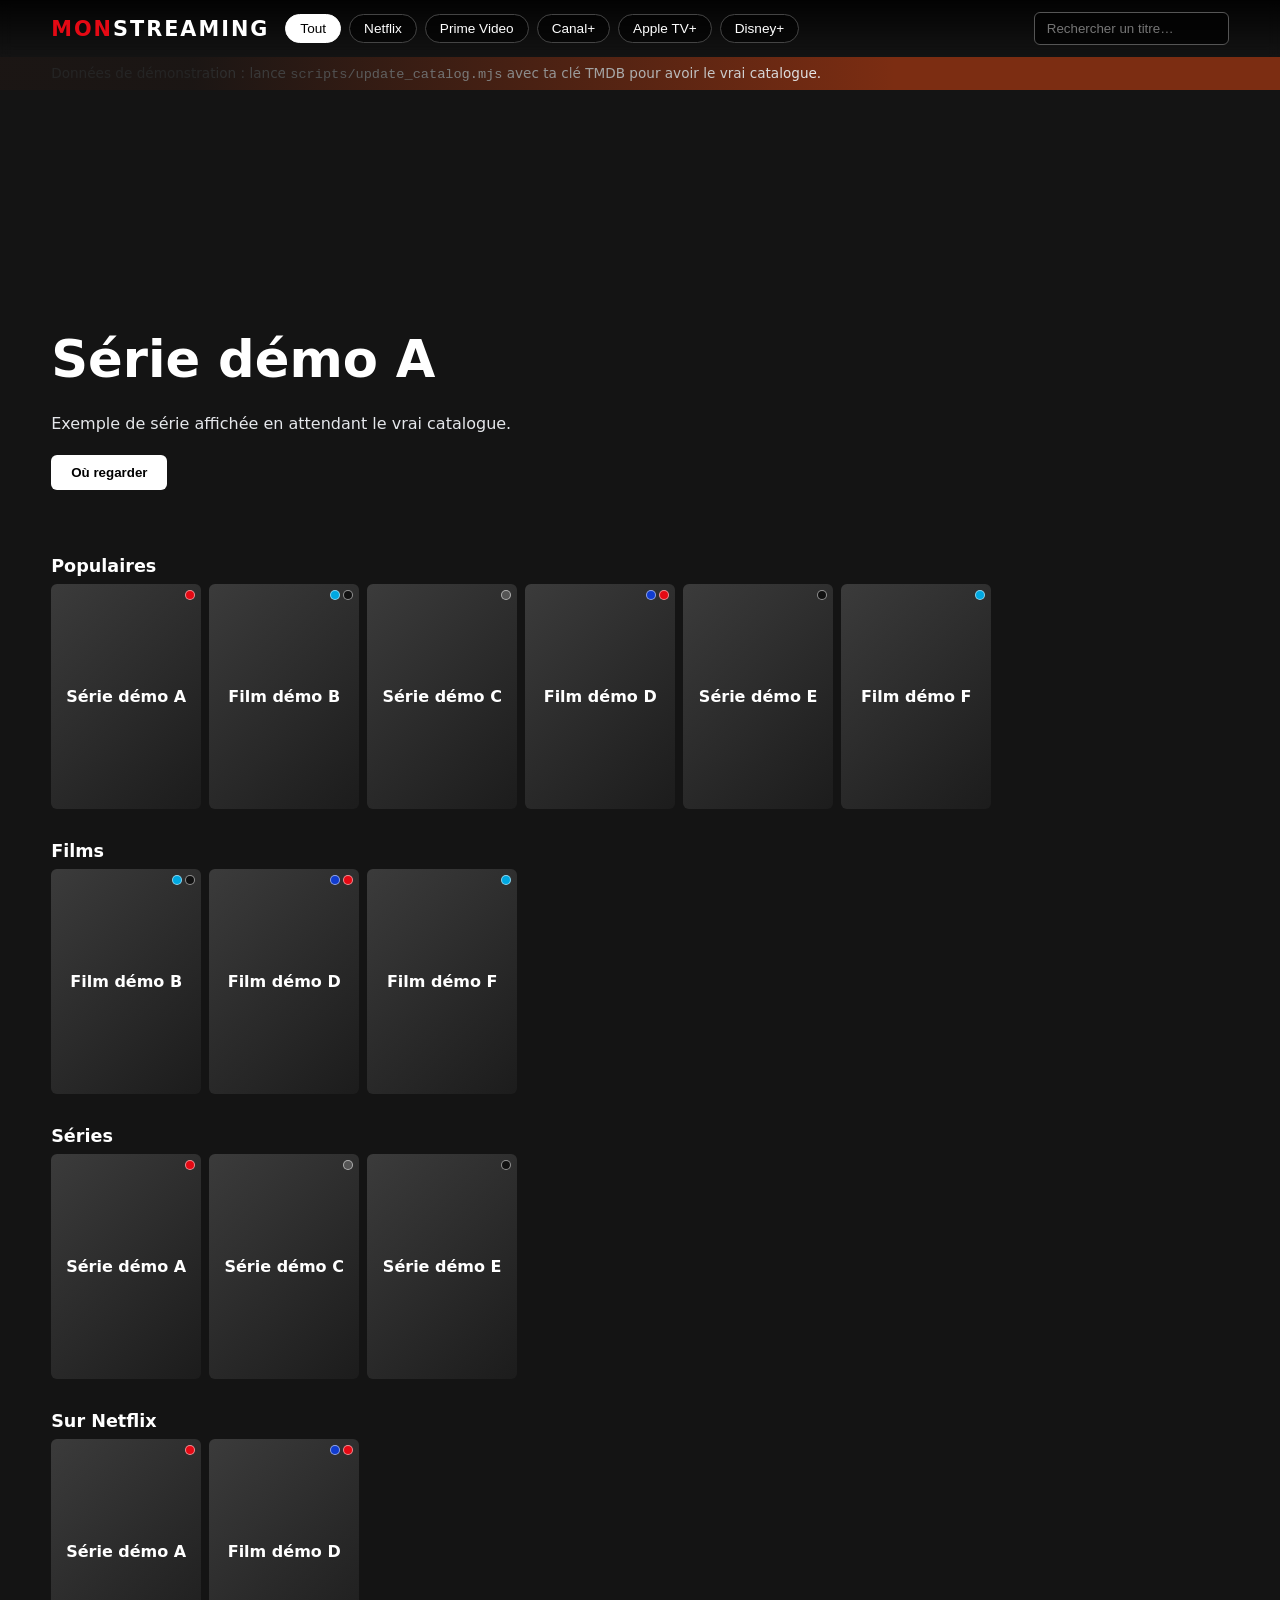
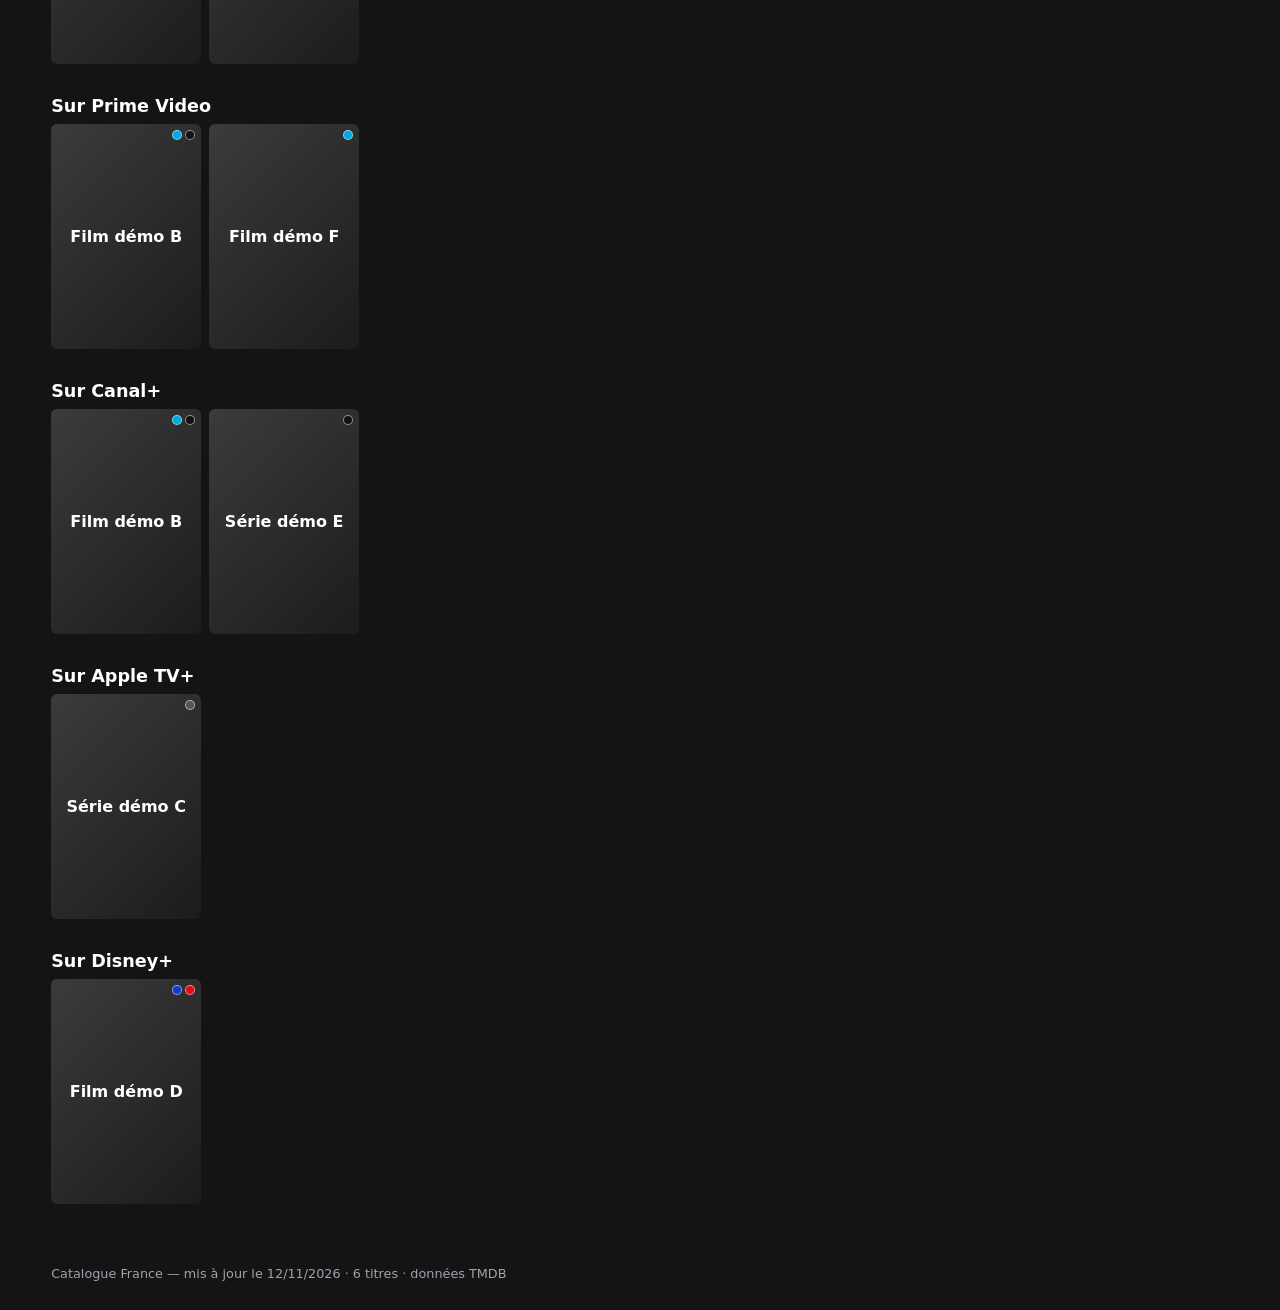
<file: index.html>
<!doctype html>
<html lang="fr">
<head>
<meta charset="utf-8">
<meta name="viewport" content="width=device-width, initial-scale=1">
<title>Mon Streaming</title>
<link rel="stylesheet" href="style.css">
</head>
<body>
<header id="bar">
  <h1>MON<span>STREAMING</span></h1>
  <div id="chips"></div>
  <input id="search" type="search" placeholder="Rechercher un titre…">
</header>
<div id="demo" hidden>Données de démonstration : lance <code>scripts/update_catalog.mjs</code> avec ta clé TMDB pour avoir le vrai catalogue.</div>
<main>
  <section id="hero"></section>
  <div id="rows"></div>
</main>
<footer id="foot"></footer>
<div id="modal" hidden></div>
<script src="app.js"></script>
</body>
</html>
</file>
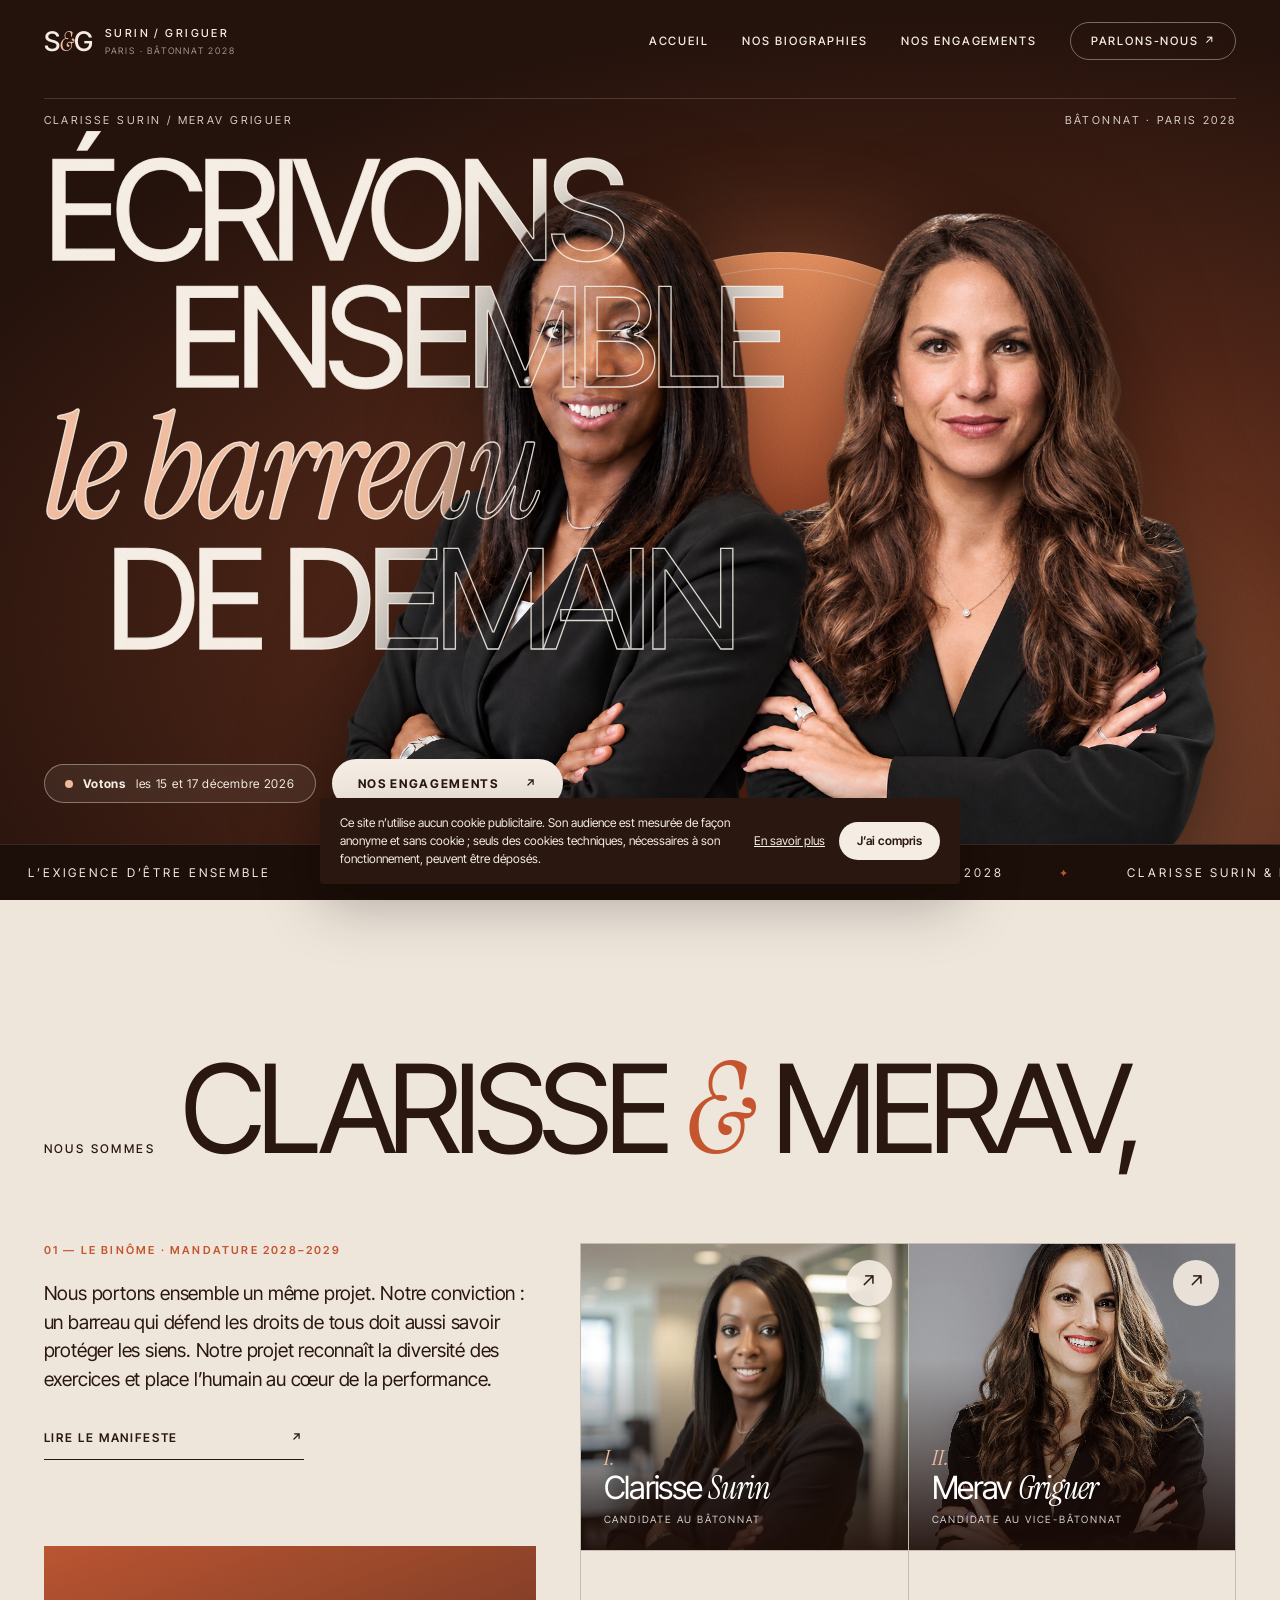
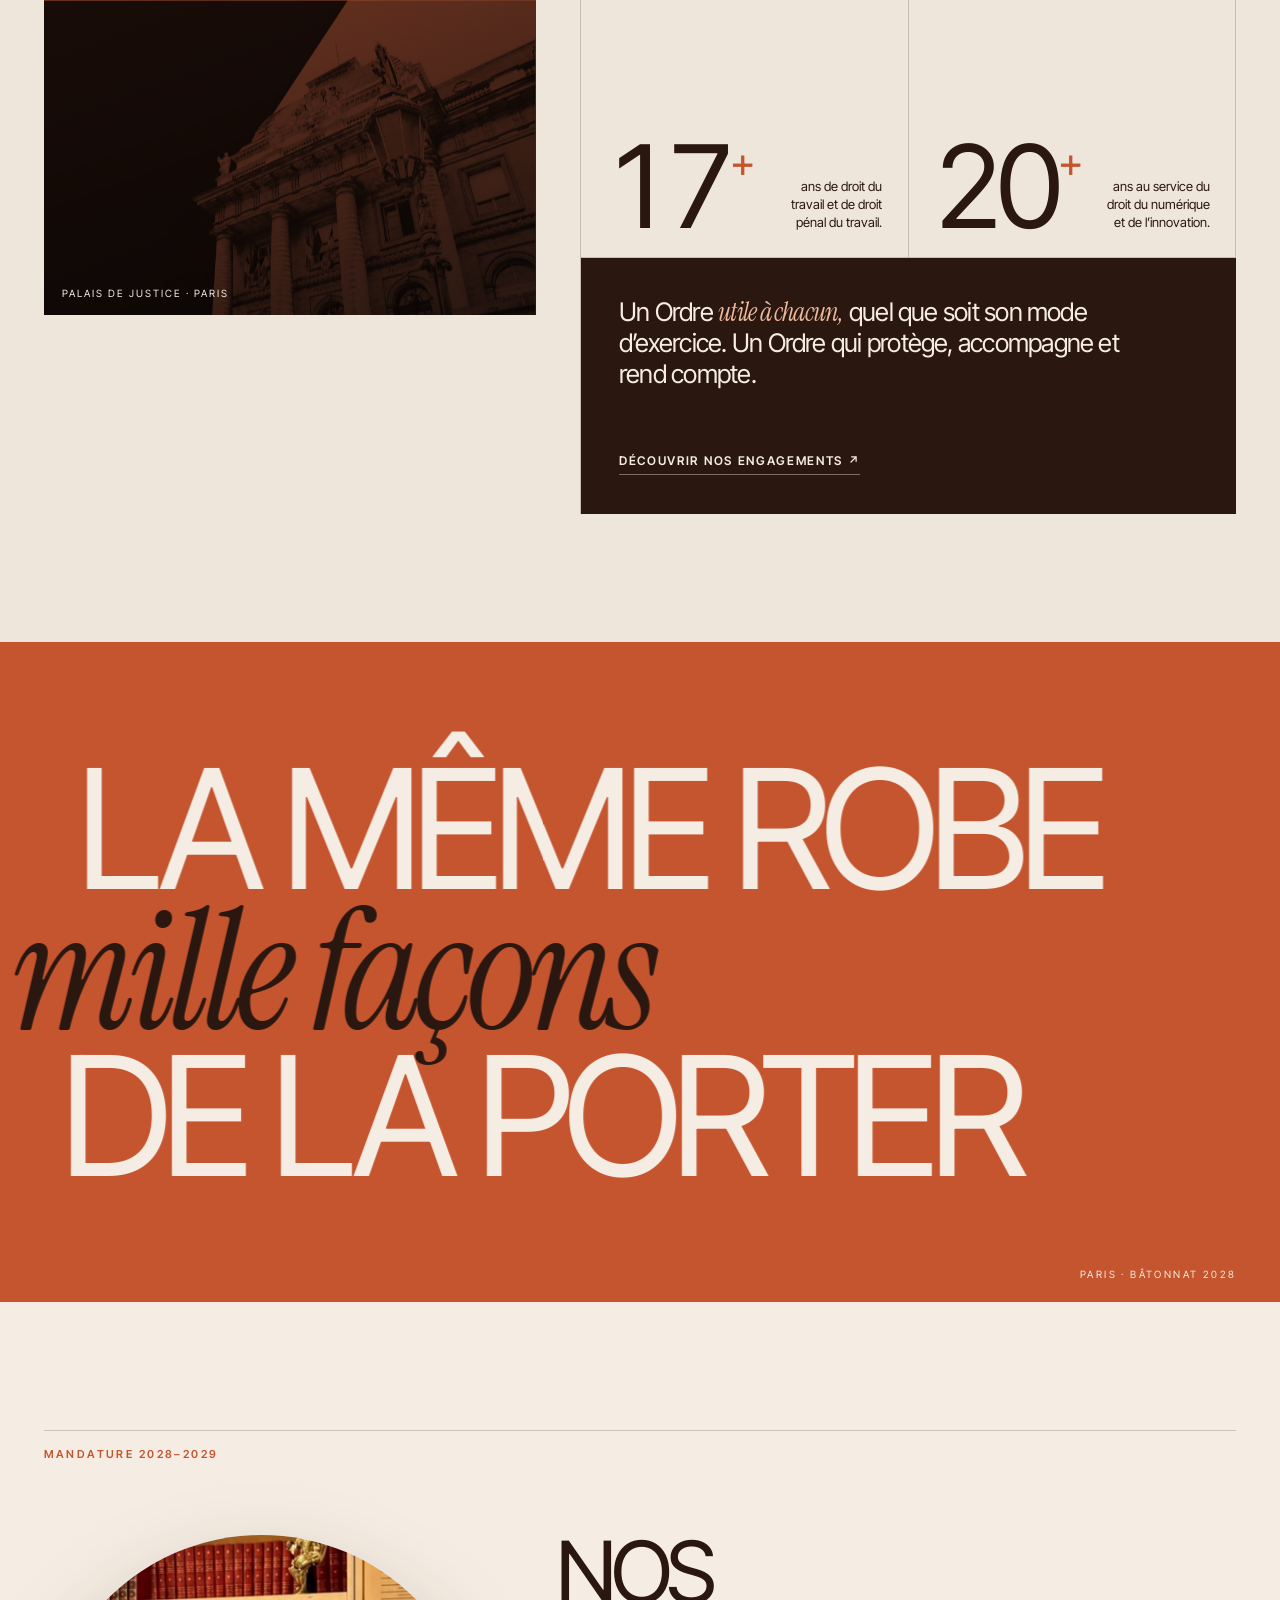
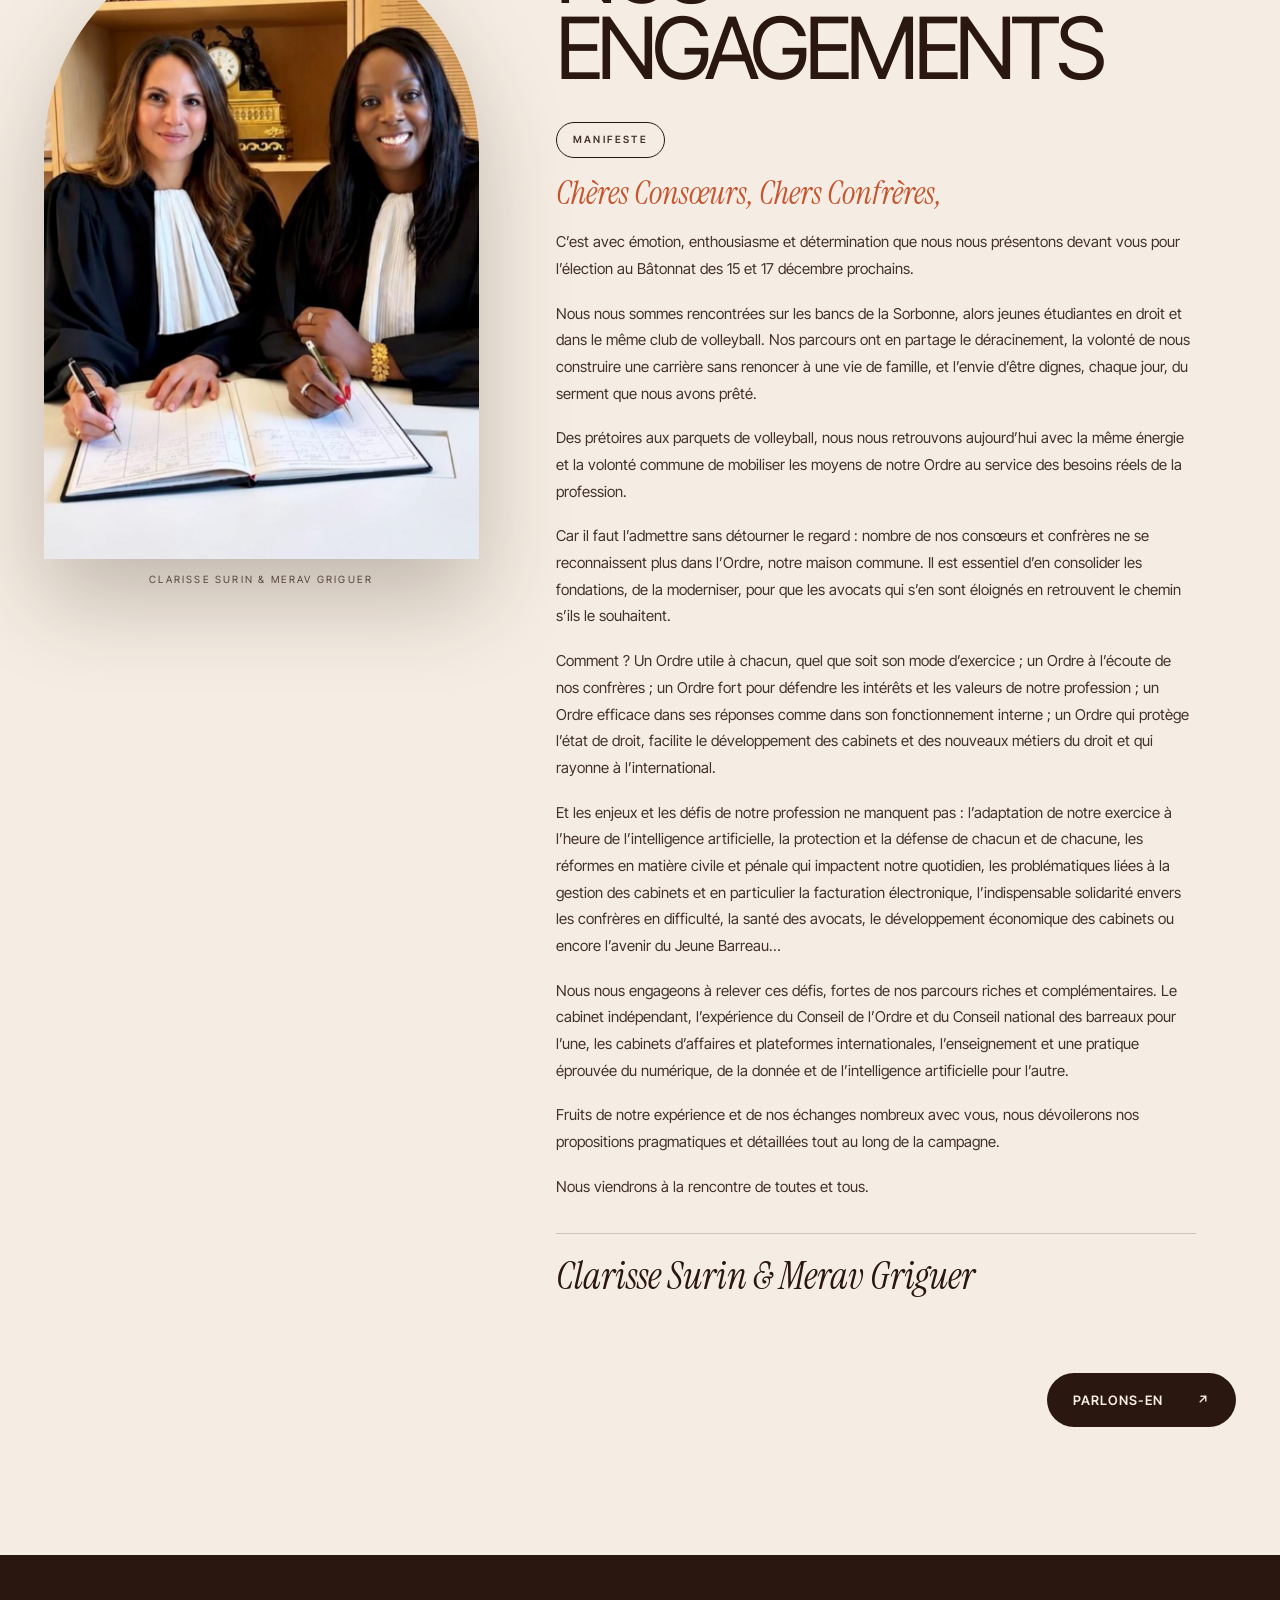
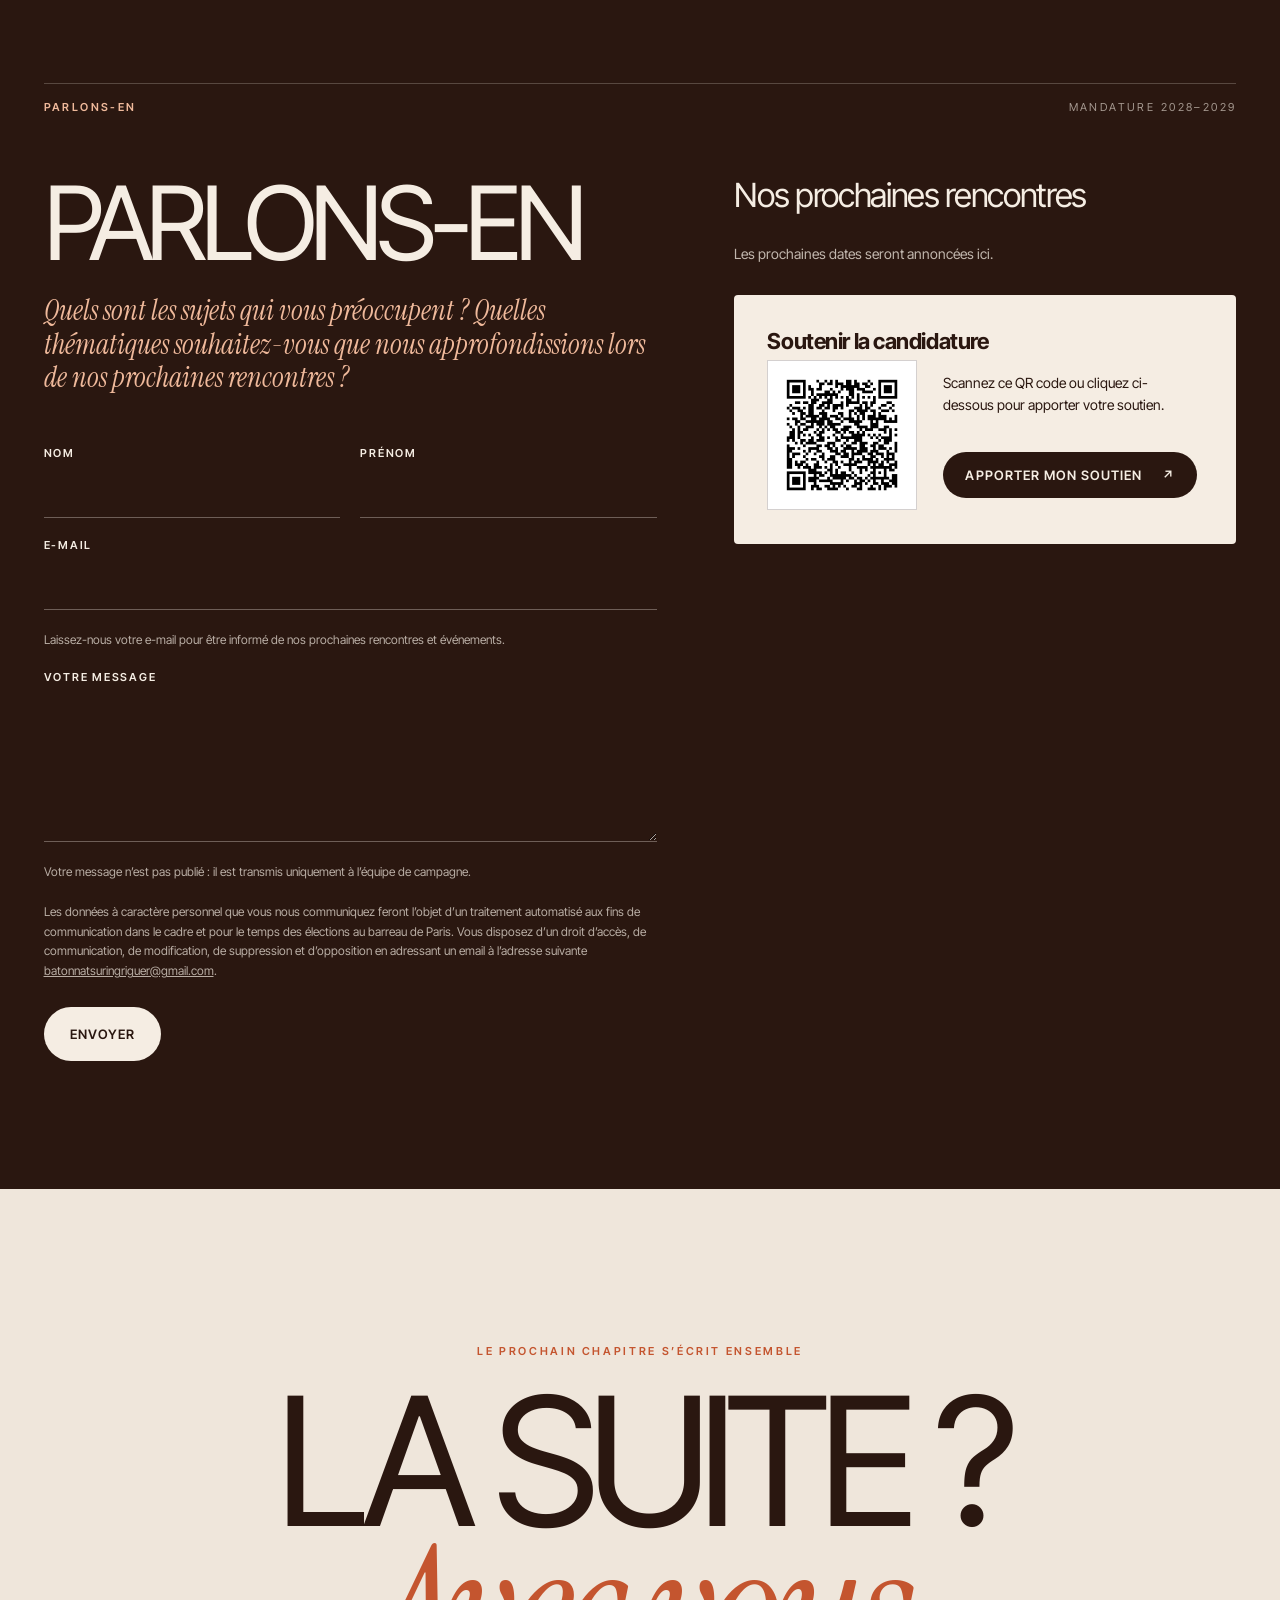
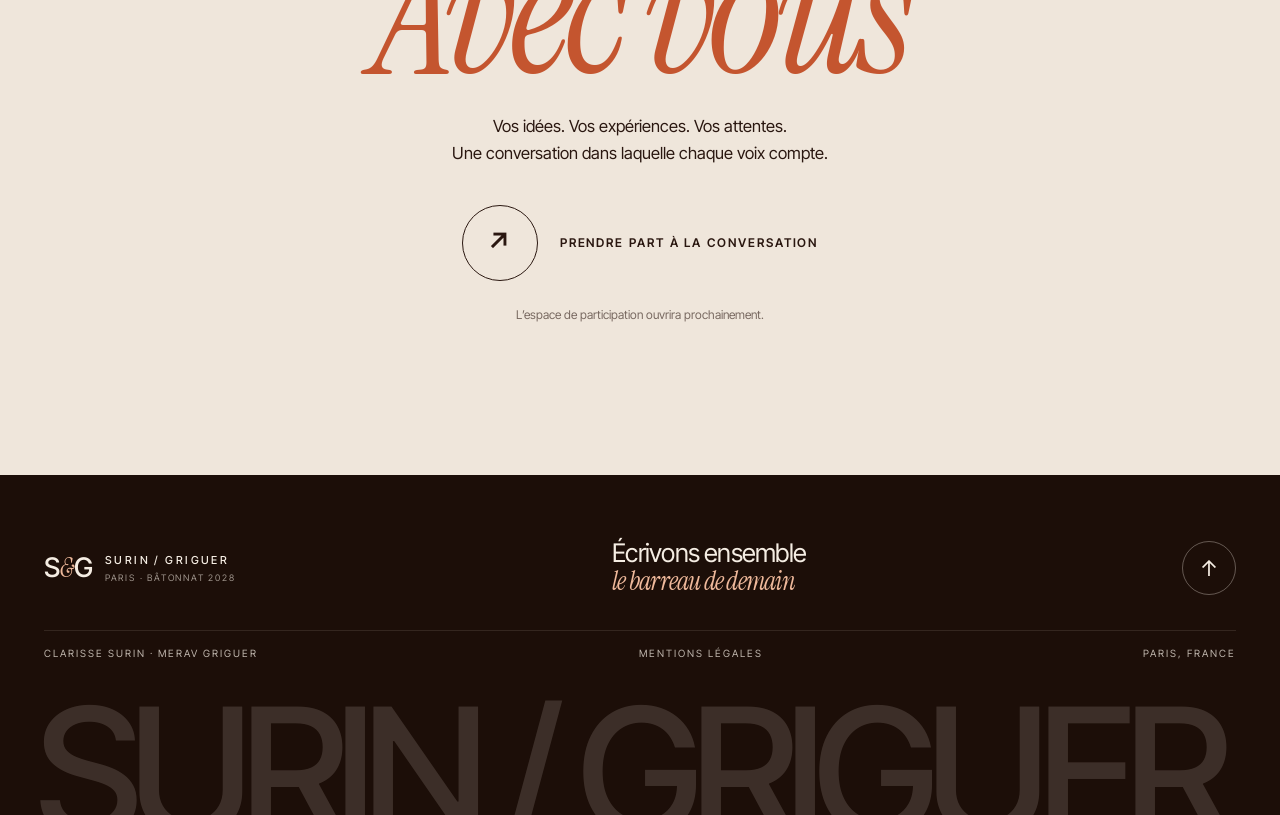
<file: proposition-a/index.html>
<!doctype html>
<html lang="fr">
<head>
<meta charset="UTF-8"><meta name="viewport" content="width=device-width,initial-scale=1">
<meta name="robots" content="noindex"><meta name="theme-color" content="#2a1710">
<title>Proposition A — Atelier · Surin & Griguer</title>
<meta name="description" content="Clarisse Surin et Merav Griguer. Une candidature commune au bâtonnat de Paris 2028.">
<link rel="icon" href="/favicon.svg" type="image/svg+xml">
<script>document.documentElement.classList.add('js')</script>
<link rel="preconnect" href="https://fonts.googleapis.com"><link rel="preconnect" href="https://fonts.gstatic.com" crossorigin>
<link rel="stylesheet" href="https://fonts.googleapis.com/css2?family=Inter+Tight:wght@300;400;500;600&family=Instrument+Serif:ital@0;1&display=swap">
<link rel="stylesheet" href="/shared/proposition.css"><link rel="stylesheet" href="/proposition-a/a.css">
<script type="module" src="/main.js"></script><script defer src="/shared/proposition.js"></script>
</head>
<body>
<a class="skip" href="#contenu">Aller au contenu</a>
<header class="hdr" data-hdr>
<a class="signature" href="#accueil" aria-label="Surin et Griguer, accueil"><b class="mono" aria-hidden="true">S<i>&amp;</i>G</b><span class="brand-name">SURIN / GRIGUER<small>PARIS · BÂTONNAT 2028</small></span></a>
<button class="menu-toggle" aria-expanded="false" aria-controls="navigation">Menu</button>
<nav id="navigation" aria-label="Navigation principale"><a href="#accueil">Accueil</a><a href="#binome" data-dialog="candidates" data-tab="tab-bio-clarisse">Nos biographies</a><a href="#programme">Nos engagements</a><a href="#journal" data-nav-journal hidden>Journal de campagne</a><a class="nav-contact" href="#parlons-en">Parlons-nous <span aria-hidden="true">↗</span></a></nav>
</header>
<main id="contenu">

<section class="hero" id="accueil" aria-labelledby="hero-title" data-hero>
<div class="hero-glow" aria-hidden="true"></div>
<div class="hero-arch" aria-hidden="true"></div>
<p class="hero-kicker"><span>Clarisse Surin / Merav Griguer</span><span>Bâtonnat · Paris 2028</span></p>
<h1 class="hero-title" id="hero-title"><span class="ln"><span style="--i:0">Écrivons</span></span><span class="ln"><span style="--i:1">ensemble</span></span><span class="ln"><span style="--i:2"><em>le barreau</em></span></span><span class="ln"><span style="--i:3">de demain</span></span></h1>
<div class="hero-title hero-title--front" aria-hidden="true"><span class="ln"><span style="--i:0">Écrivons</span></span><span class="ln"><span style="--i:1">ensemble</span></span><span class="ln"><span style="--i:2"><em>le barreau</em></span></span><span class="ln"><span style="--i:3">de demain</span></span></div>
<img class="hero-duo" src="/images/binome-couleur-v3.png" width="1380" height="1140" alt="Clarisse Surin à gauche et Merav Griguer à droite, ensemble les bras croisés" fetchpriority="high">
<div class="hero-info">
<p class="vote-capsule"><strong>Votons</strong> les 15 et 17 décembre 2026</p>
<p class="hero-lead">L’exigence d’être ensemble. Une candidature commune au bâtonnat de Paris, pour un Ordre utile à chacun.</p>
<a class="pill" href="#programme"><b>Nos engagements</b><span aria-hidden="true">↗</span></a>
</div>
<div class="marquee" aria-hidden="true"><div class="marquee-track"><span>L’exigence d’être ensemble</span><span>Votons les 15 et 17 décembre 2026</span><span>Bâtonnat Paris 2028</span><span>Clarisse Surin &amp; Merav Griguer</span><span>L’exigence d’être ensemble</span><span>Votons les 15 et 17 décembre 2026</span><span>Bâtonnat Paris 2028</span><span>Clarisse Surin &amp; Merav Griguer</span><span>L’exigence d’être ensemble</span><span>Votons les 15 et 17 décembre 2026</span><span>Bâtonnat Paris 2028</span><span>Clarisse Surin &amp; Merav Griguer</span><span>L’exigence d’être ensemble</span><span>Votons les 15 et 17 décembre 2026</span><span>Bâtonnat Paris 2028</span><span>Clarisse Surin &amp; Merav Griguer</span></div><div class="marquee-track"><span>L’exigence d’être ensemble</span><span>Votons les 15 et 17 décembre 2026</span><span>Bâtonnat Paris 2028</span><span>Clarisse Surin &amp; Merav Griguer</span><span>L’exigence d’être ensemble</span><span>Votons les 15 et 17 décembre 2026</span><span>Bâtonnat Paris 2028</span><span>Clarisse Surin &amp; Merav Griguer</span><span>L’exigence d’être ensemble</span><span>Votons les 15 et 17 décembre 2026</span><span>Bâtonnat Paris 2028</span><span>Clarisse Surin &amp; Merav Griguer</span><span>L’exigence d’être ensemble</span><span>Votons les 15 et 17 décembre 2026</span><span>Bâtonnat Paris 2028</span><span>Clarisse Surin &amp; Merav Griguer</span></div></div>
</section>

<section class="about" id="binome" aria-labelledby="binome-title">
<div class="about-head rv"><span class="at">Nous sommes</span><h2 id="binome-title">Clarisse <em>&amp;</em> Merav,</h2></div>
<div class="about-grid">
<div class="about-copy rv">
<p class="tag">01 — Le binôme · Mandature 2028–2029</p>
<p class="lead">Nous portons ensemble un même projet. Notre conviction : un barreau qui défend les droits de tous doit aussi savoir protéger les siens. Notre projet reconnaît la diversité des exercices et place l’humain au cœur de la performance.</p>
<a class="link" href="#programme"><span>Lire le manifeste</span><span aria-hidden="true">↗</span></a>
<div class="about-img" data-parallax="0.3" aria-hidden="true"><img src="/images/palais.jpg" width="1198" height="746" loading="lazy" decoding="async" alt=""></div>
</div>
<div class="bento rv" style="--d:.12s">
<button class="pcard" data-dialog="candidates" data-tab="tab-bio-clarisse" aria-label="Lire la biographie de Clarisse Surin"><img src="/images/clarisse-surin-serment.jpeg" width="1170" height="878" loading="lazy" alt=""><div class="meta"><span class="num">I.</span><h3>Clarisse <em>Surin</em></h3><p>Candidate au bâtonnat</p></div><span class="go" aria-hidden="true">↗</span></button>
<button class="pcard" data-dialog="candidates" data-tab="tab-bio-merav" aria-label="Lire la biographie de Merav Griguer"><img src="/images/merav-griguer-portrait.jpeg" width="649" height="854" loading="lazy" alt=""><div class="meta"><span class="num">II.</span><h3>Merav <em>Griguer</em></h3><p>Candidate au vice-bâtonnat</p></div><span class="go" aria-hidden="true">↗</span></button>
<div class="stat"><b><span data-count="17">17</span><sup>+</sup></b><p>ans de droit du travail et de droit pénal du travail.</p></div>
<div class="stat"><b><span data-count="20">20</span><sup>+</sup></b><p>ans au service du droit du numérique et de l’innovation.</p></div>
<div class="cell-dark"><p>Un Ordre <em>utile à chacun,</em> quel que soit son mode d’exercice. Un Ordre qui protège, accompagne et rend compte.</p><a href="#programme">Découvrir nos engagements ↗</a></div>
</div>
</div>
</section>

<section class="interlude" aria-label="La même robe, mille façons de la porter" data-parallax="0.35">
<p class="words"><span>La même robe</span><span>mille façons</span><span>de la porter</span></p>
<span class="foot">PARIS · BÂTONNAT 2028</span>
</section>

<section class="campaign-programme" id="programme" aria-labelledby="programme-title">
<header class="campaign-programme-heading"><p class="eyebrow">MANDATURE 2028–2029</p><figure class="programme-portrait"><img src="/images/clarisse-surin-merav-griguer-manifeste.png" width="1116" height="1322" loading="lazy" decoding="async" alt="Clarisse Surin et Merav Griguer, en robe d’avocate, réunies autour d’un registre"><figcaption>Clarisse Surin &amp; Merav Griguer</figcaption></figure><h2 id="programme-title">Nos engagements</h2><p hidden data-masque="non validé 30/09">Être fiers de notre serment. Repenser notre économie. Faire vivre notre humanité. Prendre notre avenir en main.</p><div class="manifeste" id="manifeste"><p class="manifeste-label">Manifeste</p><p>Chères Consœurs, Chers Confrères,</p><p>C’est avec émotion, enthousiasme et détermination que nous nous présentons devant vous pour l’élection au Bâtonnat des 15 et 17 décembre prochains.</p><p>Nous nous sommes rencontrées sur les bancs de la Sorbonne, alors jeunes étudiantes en droit et dans le même club de volleyball. Nos parcours ont en partage le déracinement, la volonté de nous construire une carrière sans renoncer à une vie de famille, et l’envie d’être dignes, chaque jour, du serment que nous avons prêté.</p><p>Des prétoires aux parquets de volleyball, nous nous retrouvons aujourd’hui avec la même énergie et la volonté commune de mobiliser les moyens de notre Ordre au service des besoins réels de la profession.</p><p>Car il faut l’admettre sans détourner le regard : nombre de nos consœurs et confrères ne se reconnaissent plus dans l’Ordre, notre maison commune. Il est essentiel d’en consolider les fondations, de la moderniser, pour que les avocats qui s’en sont éloignés en retrouvent le chemin s’ils le souhaitent.</p><p>Comment ? Un Ordre utile à chacun, quel que soit son mode d’exercice ; un Ordre à l’écoute de nos confrères ; un Ordre fort pour défendre les intérêts et les valeurs de notre profession ; un Ordre efficace dans ses réponses comme dans son fonctionnement interne ; un Ordre qui protège l’état de droit, facilite le développement des cabinets et des nouveaux métiers du droit et qui rayonne à l’international.</p><p>Et les enjeux et les défis de notre profession ne manquent pas : l’adaptation de notre exercice à l’heure de l’intelligence artificielle, la protection et la défense de chacun et de chacune, les réformes en matière civile et pénale qui impactent notre quotidien, les problématiques liées à la gestion des cabinets et en particulier la facturation électronique, l’indispensable solidarité envers les confrères en difficulté, la santé des avocats, le développement économique des cabinets ou encore l’avenir du Jeune Barreau…</p><p>Nous nous engageons à relever ces défis, fortes de nos parcours riches et complémentaires. Le cabinet indépendant, l’expérience du Conseil de l’Ordre et du Conseil national des barreaux pour l’une, les cabinets d’affaires et plateformes internationales, l’enseignement et une pratique éprouvée du numérique, de la donnée et de l’intelligence artificielle pour l’autre.</p><p>Fruits de notre expérience et de nos échanges nombreux avec vous, nous dévoilerons nos propositions pragmatiques et détaillées tout au long de la campagne.</p><p>Nous viendrons à la rencontre de toutes et tous.</p><p class="manifeste-signature">Clarisse Surin &amp; Merav Griguer</p></div></header>
<div class="engagement-cta"><a class="cta-button" href="#parlons-en">Parlons-en <span aria-hidden="true">↗</span></a></div>
</section>

<section class="talk" id="parlons-en" aria-labelledby="talk-title"><div class="section-top"><p class="eyebrow">PARLONS-EN</p><span class="small-note">MANDATURE 2028–2029</span></div><div class="talk-grid"><div class="talk-form"><h2 id="talk-title">Parlons-en</h2><p class="talk-lead">Quels sont les sujets qui vous préoccupent ? Quelles thématiques souhaitez-vous que nous approfondissions lors de nos prochaines rencontres ?</p><form class="contact-form" method="post" action="/parlons-en/envoyer" data-contact-form><input type="hidden" name="submissionId" data-submission-id><div class="field-row"><label>Nom<input name="lastName" autocomplete="family-name" required maxlength="80"></label><label>Prénom<input name="firstName" autocomplete="given-name" required maxlength="80"></label></div><label>E-mail<input name="email" type="email" autocomplete="email" required maxlength="254"></label><p class="field-help">Laissez-nous votre e-mail pour être informé de nos prochaines rencontres et événements.</p><label>Votre message<textarea name="message" rows="6" required maxlength="3000"></textarea></label><p class="field-help">Votre message n’est pas publié : il est transmis uniquement à l’équipe de campagne.</p><p class="field-help">Les données à caractère personnel que vous nous communiquez feront l’objet d’un traitement automatisé aux fins de communication dans le cadre et pour le temps des élections au barreau de Paris. Vous disposez d’un droit d’accès, de communication, de modification, de suppression et d’opposition en adressant un email à l’adresse suivante <a href="mailto:batonnatsuringriguer@gmail.com">batonnatsuringriguer@gmail.com</a>.</p><button class="cta-button" type="submit">Envoyer</button></form></div><aside class="talk-agenda" aria-labelledby="agenda-title"><h2 id="agenda-title">Nos prochaines rencontres</h2><ol class="agenda-list" id="agenda-list"></ol><div class="talk-support"><h3>Soutenir la candidature</h3><img src="/carte/soutenir-qr.png" width="180" height="180" alt="QR code : soutenir la candidature de Clarisse Surin et Merav Griguer"><p>Scannez ce QR code ou cliquez ci-dessous pour apporter votre soutien.</p><a class="cta-button" href="/carte/soutenir/">Apporter mon soutien <span aria-hidden="true">↗</span></a></div></aside></div></section>
<script type="application/json" id="agenda-data">[{"date":"2026-10-14","titre":"Save the date","teaser":"Lieu et horaire dévoilés très prochainement."}]</script>
<script type="application/json" id="journal-data">[]</script>

<section class="together" id="ensemble" aria-labelledby="ensemble-title"><p class="eyebrow">LE PROCHAIN CHAPITRE S’ÉCRIT ENSEMBLE</p><h2 id="ensemble-title">La suite ?<em>Avec vous</em></h2><p>Vos idées. Vos expériences. Vos attentes.<br>Une conversation dans laquelle chaque voix compte.</p><button class="round-link" data-dialog="participer"><span class="round-arrow" aria-hidden="true">↗</span><span>PRENDRE PART À LA CONVERSATION</span></button><small>L’espace de participation ouvrira prochainement.</small></section>

</main>
<footer class="site-footer"><div class="footer-main"><a class="signature" href="#accueil"><b class="mono" aria-hidden="true">S<i>&amp;</i>G</b><span class="brand-name">SURIN / GRIGUER<small>PARIS · BÂTONNAT 2028</small></span></a><p>Écrivons ensemble<br><em>le barreau de demain</em></p><a class="top" href="#accueil" aria-label="Retour en haut">↑</a></div><div class="footer-meta"><span>CLARISSE SURIN · MERAV GRIGUER</span><a href="/mentions-legales/">Mentions légales</a><span>PARIS, FRANCE</span></div><div class="wordmark" aria-hidden="true">Surin / Griguer</div></footer>
<dialog id="candidates" class="bio-dialog" aria-labelledby="candidates-title"><button data-close class="close" aria-label="Fermer">×</button><p class="eyebrow" id="candidates-title">NOS BIOGRAPHIES</p><div class="bio-tabs" role="tablist" aria-label="Biographies des candidates"><button role="tab" id="tab-bio-clarisse" aria-controls="panel-bio-clarisse" aria-selected="true">Clarisse Surin<small>Candidate au bâtonnat</small></button><button role="tab" id="tab-bio-merav" aria-controls="panel-bio-merav" aria-selected="false" tabindex="-1">Merav Griguer<small>Candidate au vice-bâtonnat</small></button></div><section class="bio-panel" role="tabpanel" id="panel-bio-clarisse" aria-labelledby="tab-bio-clarisse"><h2>Clarisse <em>Surin</em></h2><figure class="bio-serment-photo"><img src="/images/clarisse-surin-serment.jpeg" width="1170" height="878" loading="lazy" decoding="async" alt="Clarisse Surin"><figcaption>Clarisse Surin</figcaption></figure><p>Clarisse Surin a prêté serment le 30 octobre 2008. Elle exerce en droit du travail et en droit pénal du travail depuis plus de 17 ans. Diplômée de l’Université Paris I, elle a travaillé en cabinet à New York (Levine &amp; Blitt), puis a intégré le cabinet international Baker &amp; McKenzie et les cabinets français Capstan et DS Avocats, avant de faire le choix de l’indépendance en fondant son cabinet, au sein duquel elle accompagne institutions, entreprises et dirigeants dans les moments les plus sensibles de leur parcours. Elle est également certifiée enquêtrice interne.</p><p>Son engagement pour la profession est ancien et constant. Membre du Conseil de l’Ordre (2020-2022), elle y a été successivement secrétaire de la commission réforme, innovation et modernisation de l’Ordre, secrétaire de l’instruction disciplinaire, secrétaire adjointe de la commission conflits d’intérêts et incompatibilités, et enfin coordinatrice de l’autorité de poursuite.</p><p>Élue au Conseil national des barreaux (2021-2023), elle a été vice-présidente des commissions Numérique et Prospective et membre de la commission Droit et entreprise. De ces mandats, elle tire une connaissance intime du fonctionnement de nos institutions et une conviction : la déontologie, la transparence et l’éthique sont le socle de la confiance des confrères, des magistrats et des justiciables. En ce sens, elle travaille depuis 8 ans au sein du pôle social de la cour d’appel de Paris avec les magistrats pour faciliter les relations avec les avocats. Elle est également membre de la cellule « Zen prud’hommes », qui agit pour pacifier les relations entre confrères et avec les conseillers prud’homaux.</p><p>En 2024, portée par le slogan « Fiers d’être avocats ! », elle a été candidate au co-bâtonnat de Paris aux côtés de Thomas Baudesson.</p><p>Par sa candidature au bâtonnat, Clarisse s’engage aujourd’hui aux côtés de Merav Griguer pour former un binôme engagé, avec l’ambition de placer l’humain et la santé des avocats au cœur de la performance, de promouvoir une IA responsable dans nos pratiques et de faire vivre une déontologie à la hauteur de nos valeurs.</p><p>Maman et entrepreneure, elle connaît parfaitement les défis de l’exercice de la profession et ceux de sa conciliation avec une vie personnelle et familiale.</p><p>Depuis de nombreuses années, Clarisse intervient également auprès d’établissements scolaires dans le cadre de la lutte contre le harcèlement. Elle participe à des conférences, suivies de débats et d’échanges avec les jeunes, pour les sensibiliser et leur donner la parole.</p><p>Son engagement se poursuit aussi dans le bénévolat : chaque année, elle consacre du temps aux pèlerins malades qui se rendent à Lourdes.</p><p>Et parce que l’engagement n’exclut ni la spontanéité ni la légèreté, Clarisse ne résiste jamais à quelques pas de danse !</p></section><section class="bio-panel" role="tabpanel" id="panel-bio-merav" aria-labelledby="tab-bio-merav" hidden><h2>Merav <em>Griguer</em></h2><figure class="bio-serment-photo"><img src="/images/merav-griguer-portrait.jpeg" width="649" height="854" loading="lazy" decoding="async" alt="Merav Griguer"><figcaption>Merav Griguer</figcaption></figure><p>Merav Griguer a prêté serment le 5 janvier 2005. Elle est avocate en droit du numérique et de l’innovation, domaine dans lequel elle œuvre depuis plus de 20 ans. Forte de son expérience en cabinets d’affaires internationaux et en cabinets français indépendants, elle est actrice du droit dans cet univers en évolution permanente, où elle veille à assurer une plus forte sécurité juridique, qu’elle défend avec nos confrères devant les autorités et les hautes juridictions, telles que le Conseil d’État et le Conseil constitutionnel. Dans ses travaux avec les autorités administratives, notamment la Commission nationale de l’informatique et des libertés, et dans le cadre de ses contributions à l’élaboration de projets de loi, notamment pour la lutte contre la haine en ligne et le cyberharcèlement, elle s’attache à assurer la protection des droits fondamentaux et des libertés individuelles.</p><p>Professeure affiliée à Sciences Po et responsable d’enseignement à l’université Paris 2 Panthéon-Assas, elle porte à bras-le-corps le sujet de la formation.</p><p>Collaboratrice de Christiane Féral-Schuhl, qui a été son mentor, Merav a vu la bâtonnière jouer un rôle significatif dans sa carrière. Elle l’a accompagnée activement pendant sa campagne et durant son mandat. À son tour, elle prend aujourd’hui à cœur de former et d’accompagner les collaborateurs et les stagiaires qui croisent son chemin.</p><p>Mère de quatre enfants, associée du cabinet international Bird &amp; Bird de 2016 à 2023, puis associée du cabinet français indépendant Franklin depuis 2023, elle exerce la profession d’avocat avec passion, force et empathie.</p></section><button class="dialog-action" data-close>Revenir au site ↗</button></dialog>
<div class="cookie-banner" data-cookie-banner hidden role="region" aria-label="Cookies"><p>Ce site n’utilise aucun cookie publicitaire. Son audience est mesurée de façon anonyme et sans cookie ; seuls des cookies techniques, nécessaires à son fonctionnement, peuvent être déposés.</p><div><a href="/mentions-legales/">En savoir plus</a><button type="button" class="cookie-ok" data-cookie-ok>J’ai compris</button></div></div>
<dialog id="participer" aria-labelledby="participer-title"><button data-close class="close" aria-label="Fermer">×</button><p class="eyebrow">ÉCRIVONS LA SUITE</p><h2 id="participer-title">Votre voix<br><em>a sa place</em></h2><p>Vous pouvez dès maintenant apporter votre soutien à la candidature de Clarisse Surin et Merav Griguer. L’espace de propositions ouvrira prochainement.</p><a class="dialog-action" href="/carte/soutenir/">Apporter mon soutien ↗</a></dialog>

</body></html>
</file>
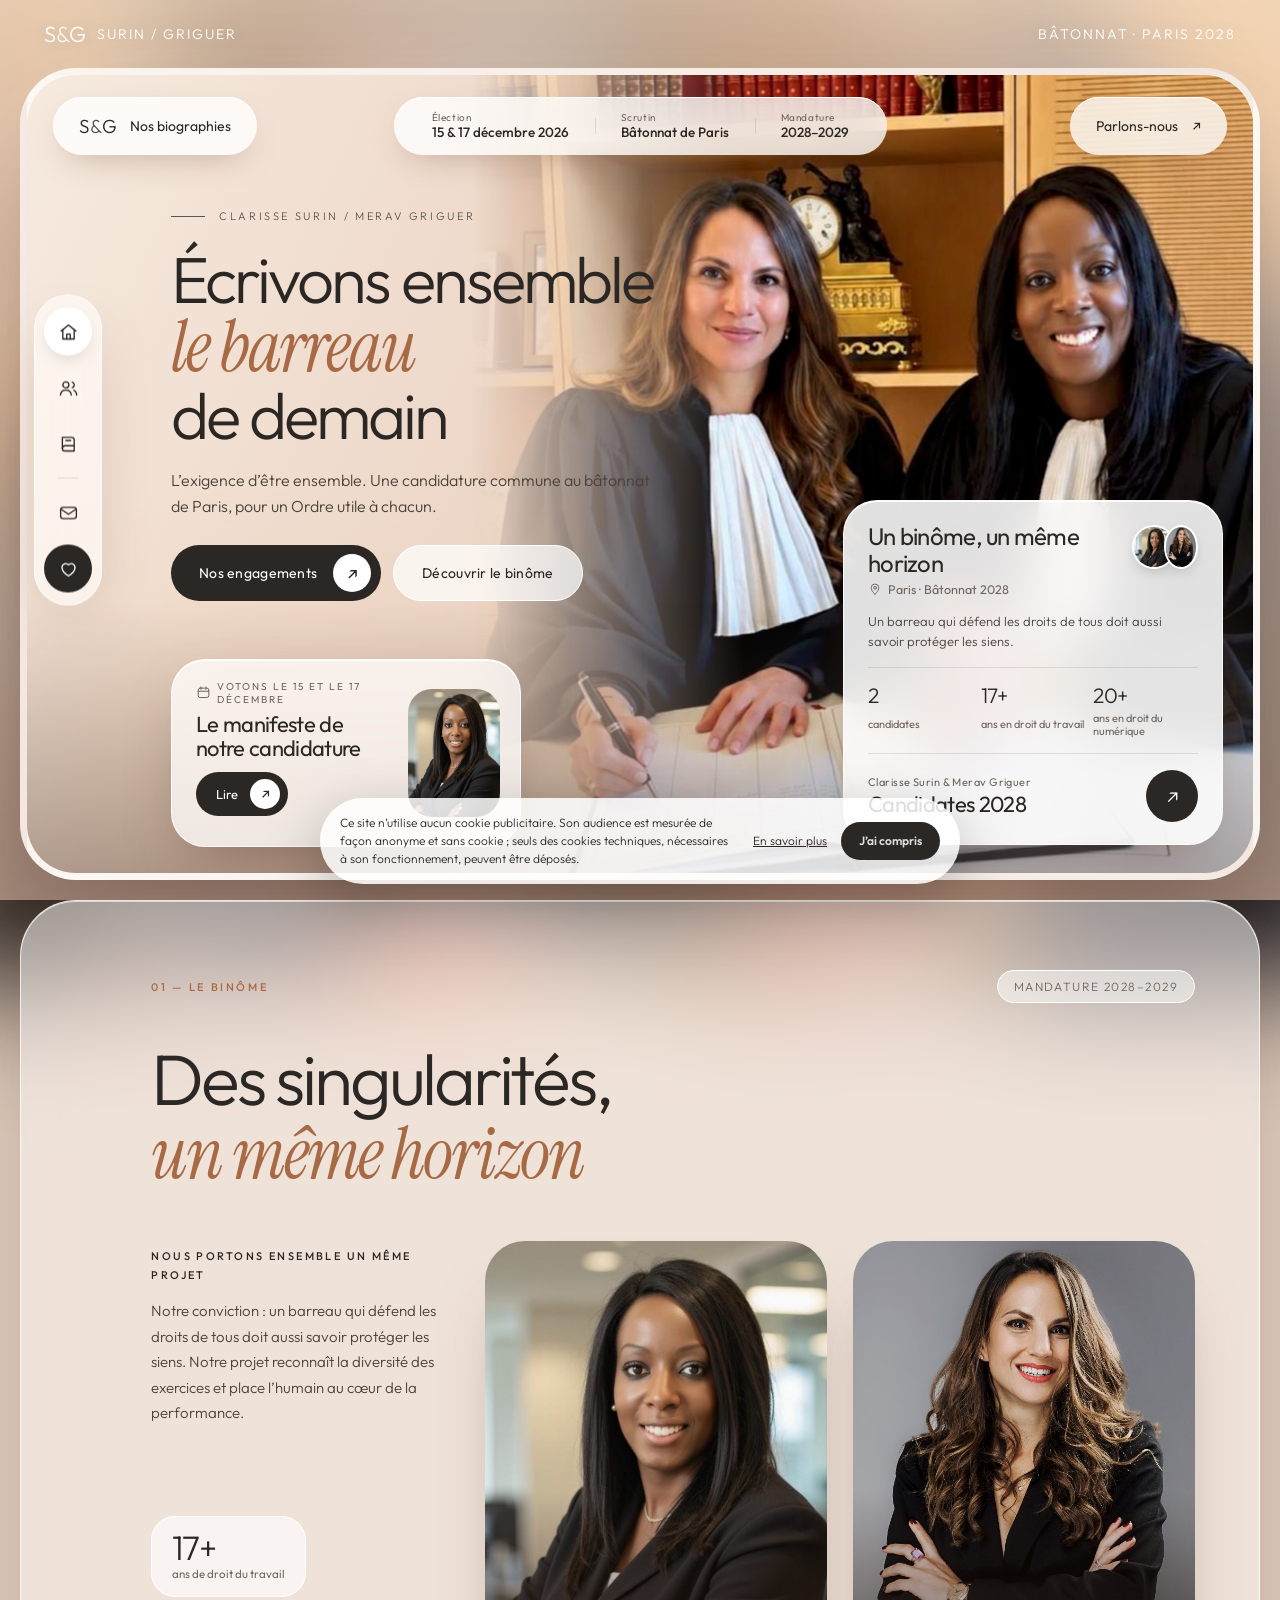
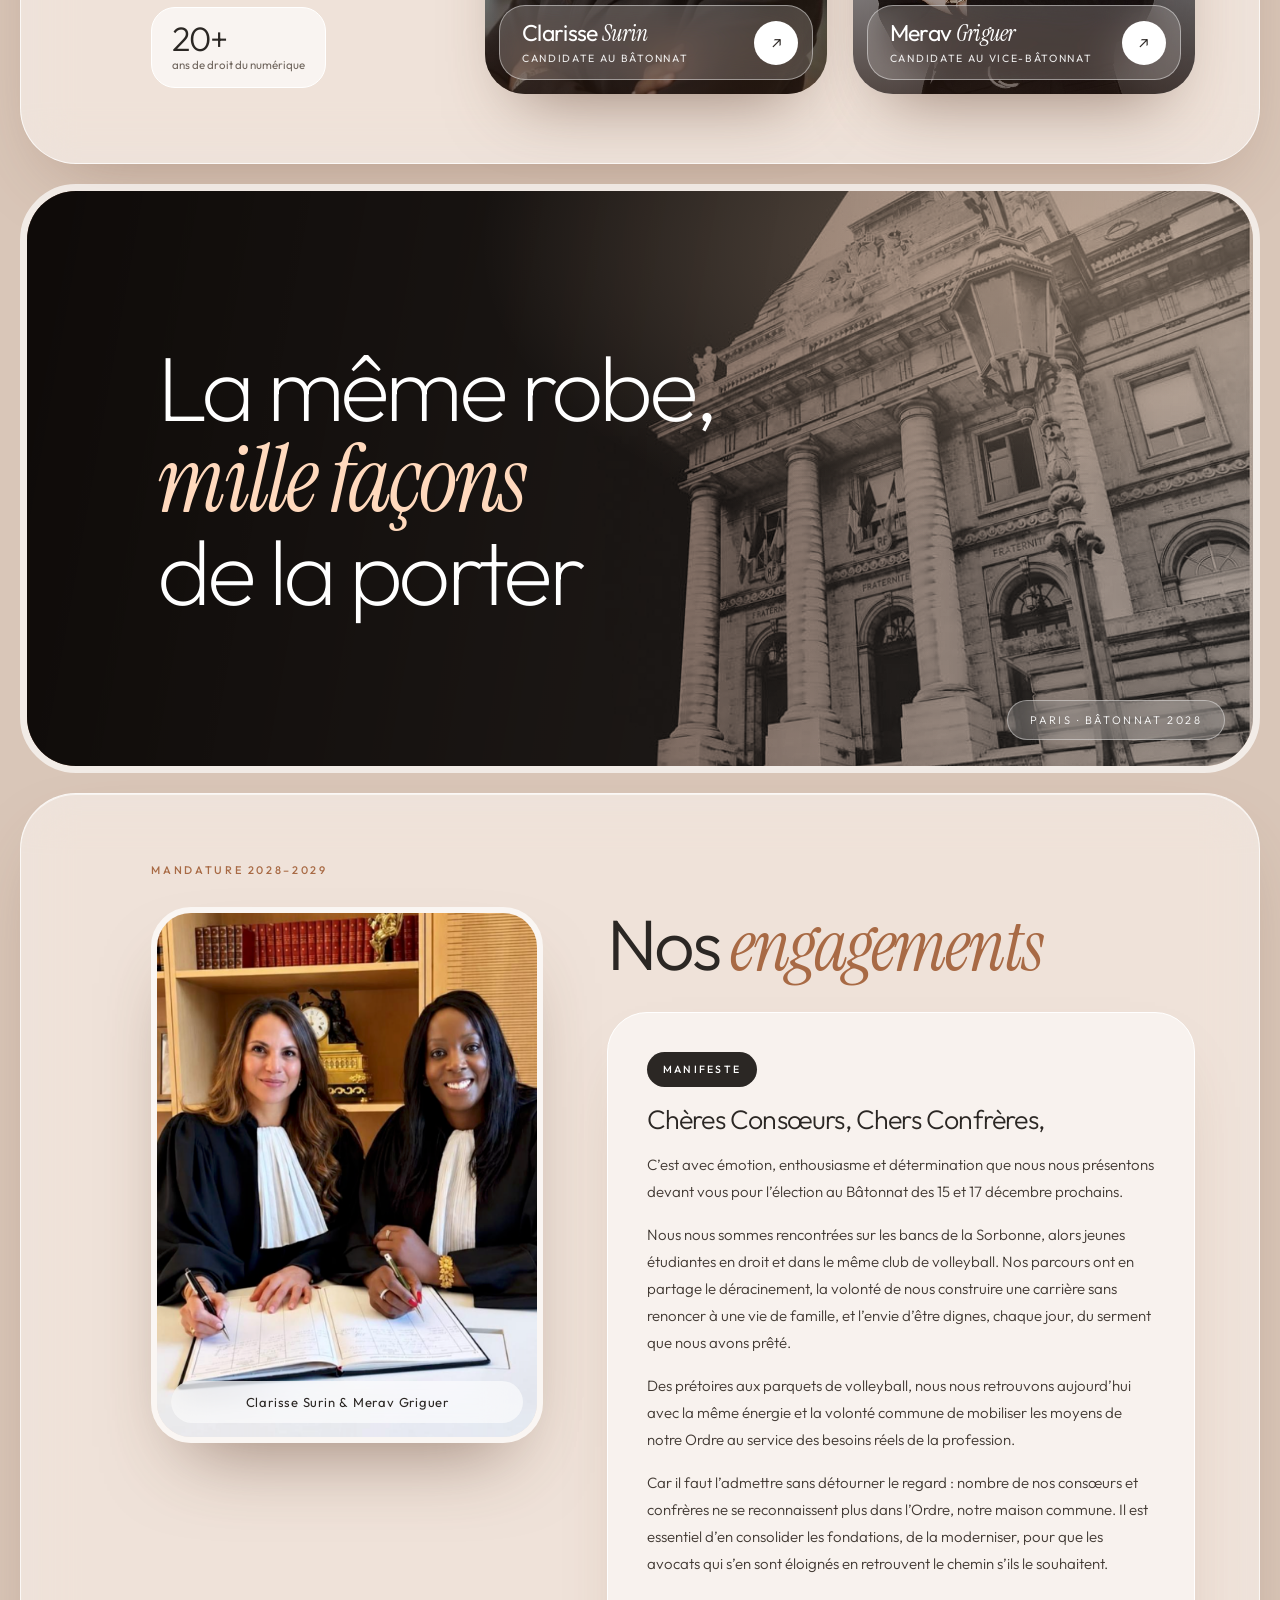
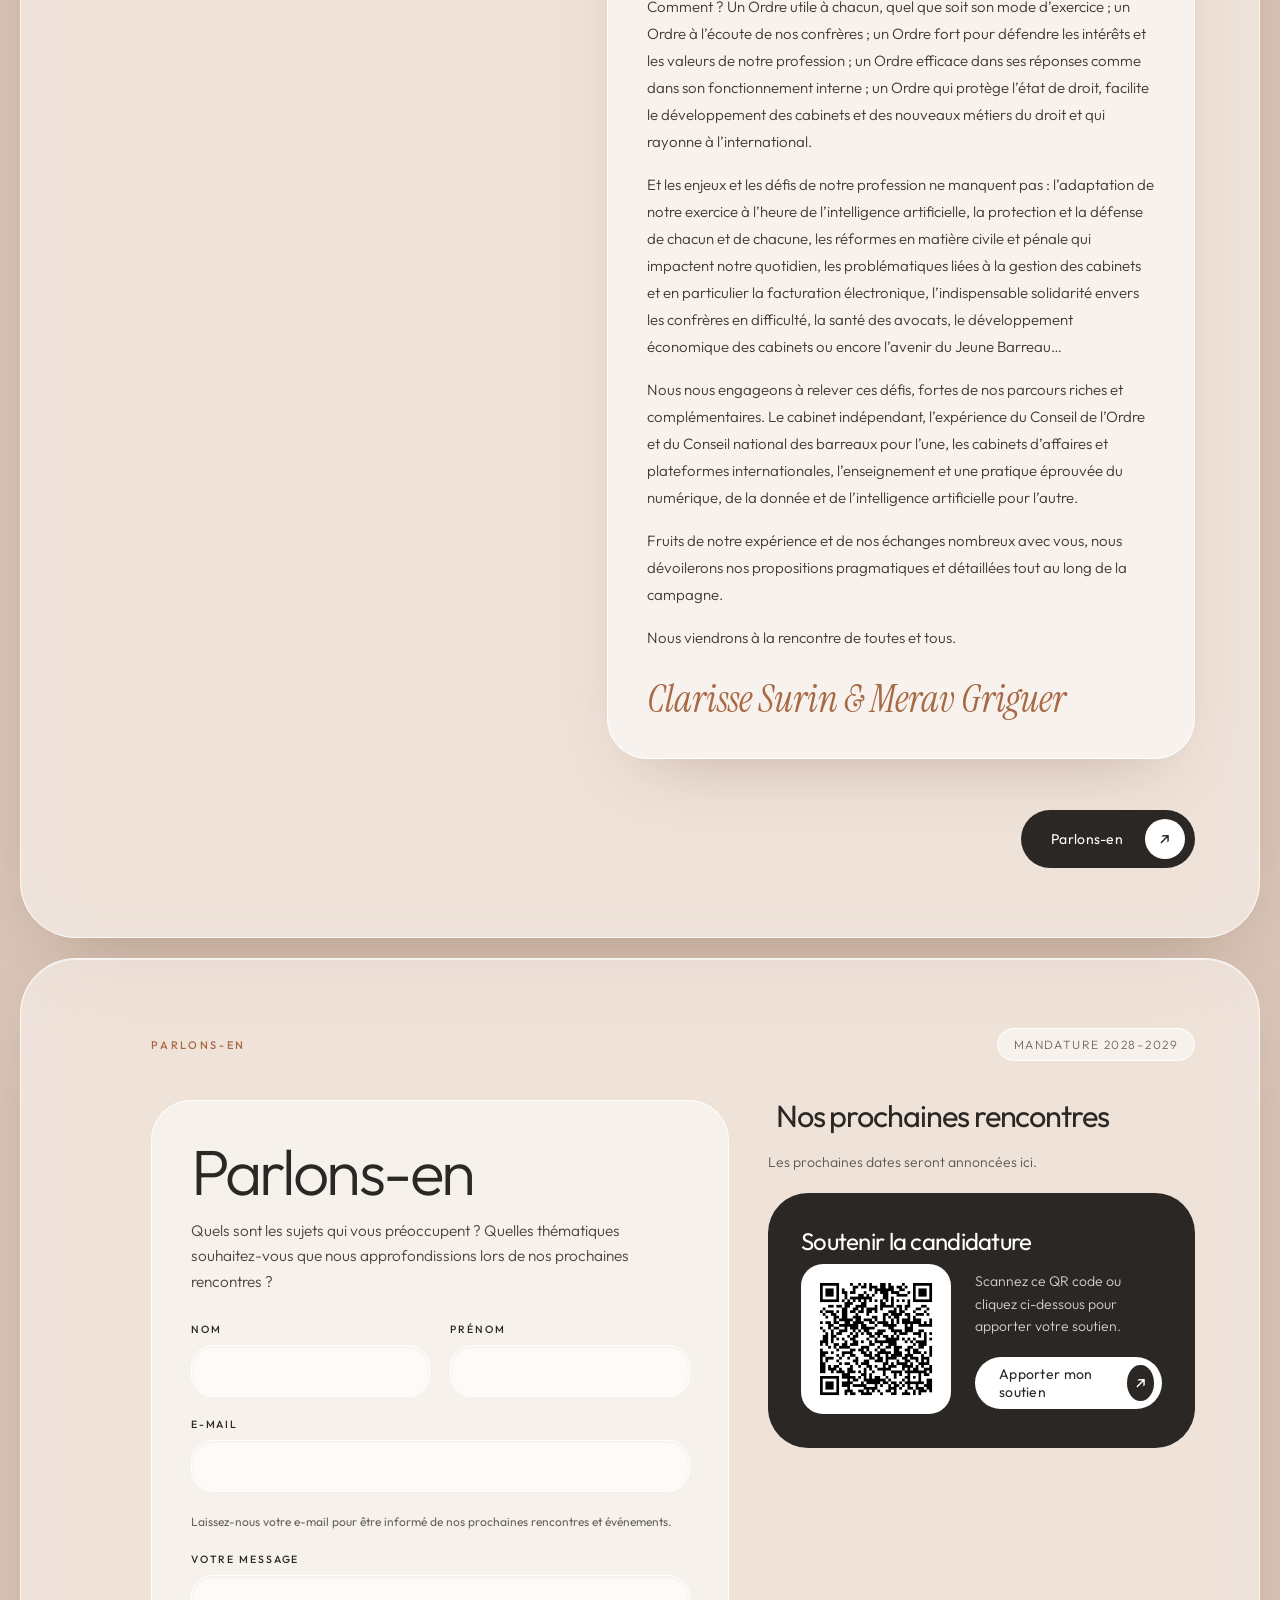
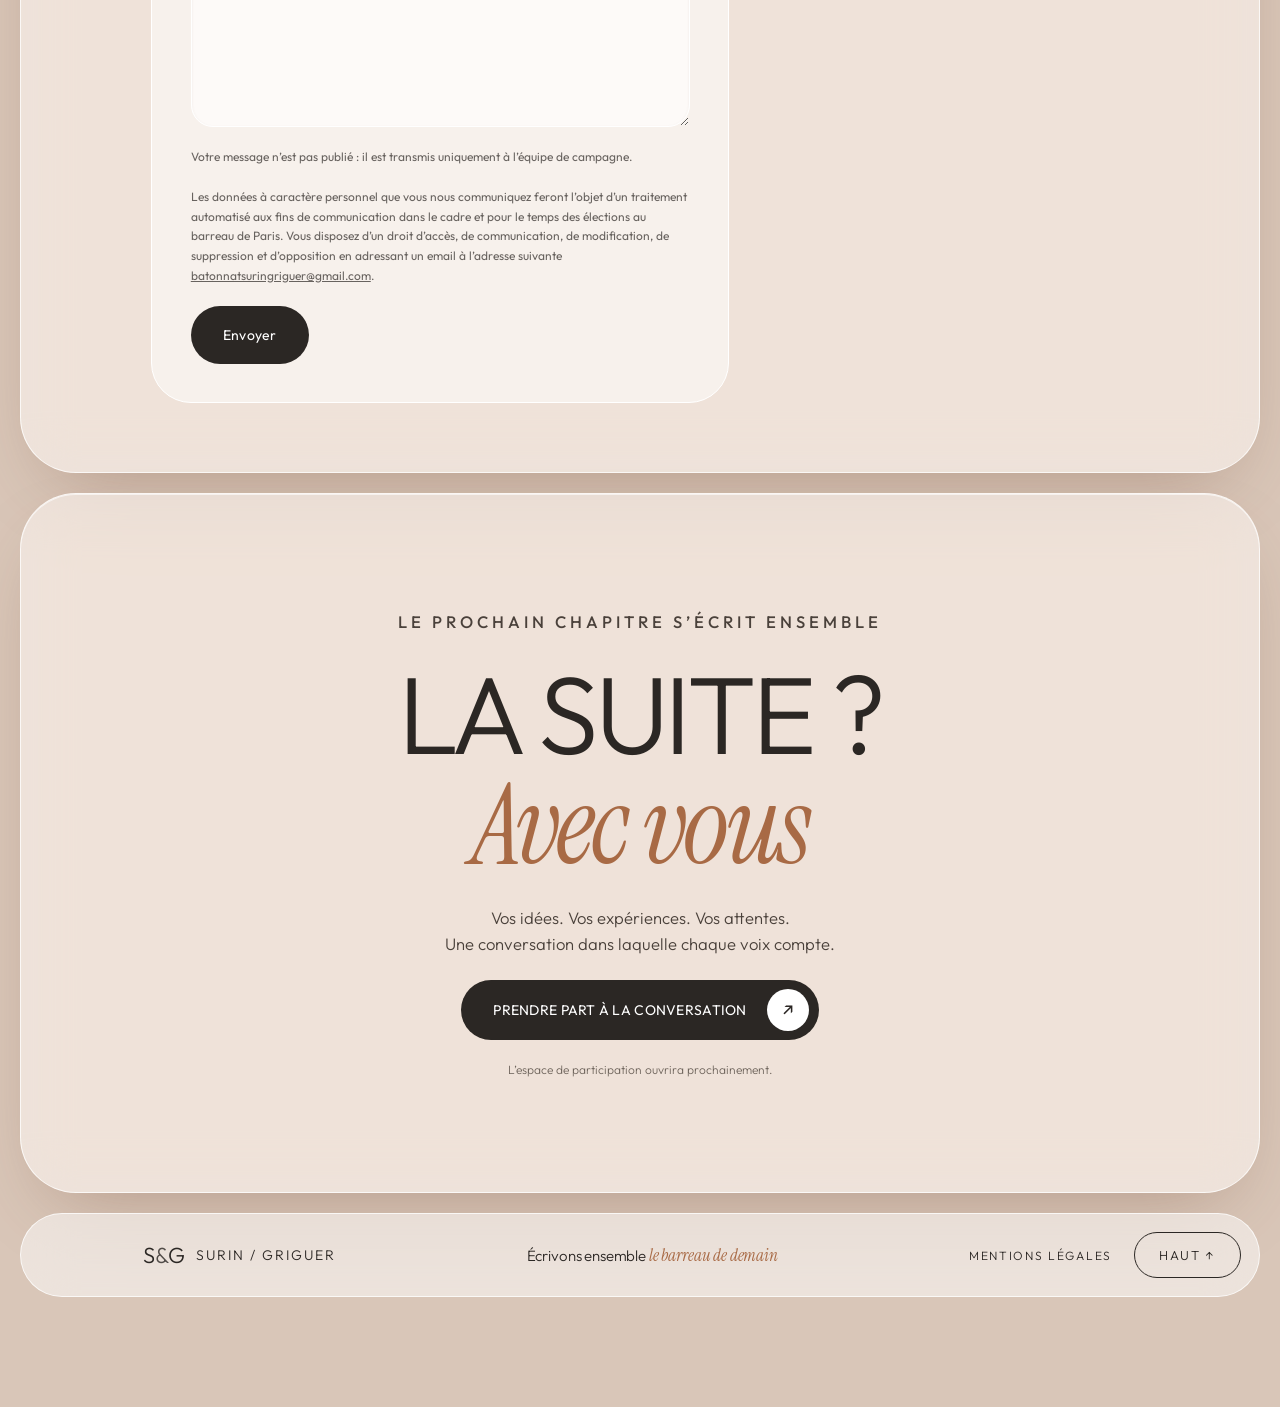
<file: proposition-b/index.html>
<!doctype html>
<html lang="fr">
<head>
<meta charset="UTF-8"><meta name="viewport" content="width=device-width,initial-scale=1">
<meta name="robots" content="noindex"><meta name="theme-color" content="#e4d6ca">
<title>Proposition B — Horizon · Surin & Griguer</title>
<meta name="description" content="Clarisse Surin et Merav Griguer. Une candidature commune au bâtonnat de Paris 2028.">
<link rel="icon" href="/favicon.svg" type="image/svg+xml">
<script>document.documentElement.classList.add('js')</script>
<link rel="preconnect" href="https://fonts.googleapis.com"><link rel="preconnect" href="https://fonts.gstatic.com" crossorigin>
<link rel="stylesheet" href="https://fonts.googleapis.com/css2?family=Outfit:wght@200;300;400;500&family=Instrument+Serif:ital@0;1&display=swap">
<link rel="stylesheet" href="/shared/proposition.css"><link rel="stylesheet" href="/proposition-b/b.css">
<script type="module" src="/main.js"></script><script defer src="/shared/proposition.js"></script>
</head>
<body>
<a class="skip" href="#contenu">Aller au contenu</a>
<header class="hdr" data-hdr>
<a class="signature" href="#accueil" aria-label="Surin et Griguer, accueil"><b class="mono" aria-hidden="true">S<i>&amp;</i>G</b><span class="brand-name">Surin / Griguer<small>PARIS · BÂTONNAT 2028</small></span></a>
<span class="hdr-note">Bâtonnat · Paris 2028</span>
<button class="menu-toggle" aria-expanded="false" aria-controls="navigation" tabindex="-1" aria-hidden="true">Menu</button>
</header>
<nav id="navigation" aria-label="Navigation principale">
<a href="#accueil" data-tip="Accueil" aria-label="Accueil"><svg viewBox="0 0 24 24" aria-hidden="true"><path d="M3.5 11 12 4l8.5 7"/><path d="M5.5 9.7V20h13V9.7"/><path d="M10 20v-5.5h4V20"/></svg></a>
<a href="#binome" data-dialog="candidates" data-tab="tab-bio-clarisse" data-tip="Nos biographies" aria-label="Nos biographies"><svg viewBox="0 0 24 24" aria-hidden="true"><circle cx="9" cy="8.5" r="3.4"/><path d="M2.8 20c.4-3.6 3-5.6 6.2-5.6s5.8 2 6.2 5.6"/><path d="M16.2 5.4a3.2 3.2 0 0 1 0 6.2"/><path d="M18 14.6c2 .6 3.1 2.4 3.3 5.4"/></svg></a>
<a href="#programme" data-tip="Nos engagements" aria-label="Nos engagements"><svg viewBox="0 0 24 24" aria-hidden="true"><path d="M5 4.5h10.5a3 3 0 0 1 3 3V20H8a3 3 0 0 1-3-3z"/><path d="M5 17a3 3 0 0 1 3-3h10.5"/><path d="M9 8h5.5"/></svg></a>
<a href="#journal" data-nav-journal hidden>Journal de campagne</a>
<hr>
<a href="#parlons-en" data-tip="Parlons-nous" aria-label="Parlons-nous"><svg viewBox="0 0 24 24" aria-hidden="true"><rect x="3" y="5.5" width="18" height="13" rx="3"/><path d="m4 8 8 5.5L20 8"/></svg></a>
<a class="rail-cta" href="/carte/soutenir/" data-tip="Apporter mon soutien" aria-label="Apporter mon soutien"><svg viewBox="0 0 24 24" aria-hidden="true"><path d="M12 20s-7.5-4.4-7.5-10.2A4.3 4.3 0 0 1 12 7.3a4.3 4.3 0 0 1 7.5 2.5C19.5 15.6 12 20 12 20z"/></svg></a>
</nav>
<main id="contenu">

<section class="frame" id="accueil" aria-labelledby="hero-title" data-hero>
<img class="frame-img" src="/images/clarisse-surin-merav-griguer-manifeste.png" width="1116" height="1322" alt="Clarisse Surin et Merav Griguer, en robe d’avocate, réunies autour d’un registre" fetchpriority="high">
<div class="bar">
<a class="pill-g l" href="#binome" data-dialog="candidates" data-tab="tab-bio-clarisse"><b class="mono" aria-hidden="true" style="font-size:19px">S<i>&amp;</i>G</b>Nos biographies</a>
<div class="pill-g pill-fields" role="group" aria-label="L’élection en un coup d’œil"><div><small>Élection</small><b>15 &amp; 17 décembre 2026</b></div><div><small>Scrutin</small><b>Bâtonnat de Paris</b></div><div><small>Mandature</small><b>2028–2029</b></div></div>
<a class="pill-g r" href="#parlons-en">Parlons-nous <span aria-hidden="true">↗</span></a>
</div>
<div class="hero-copy">
<p class="eyebrow">Clarisse Surin / Merav Griguer</p>
<h1 id="hero-title"><span class="w" style="--i:0">Écrivons</span> <span class="w" style="--i:1">ensemble</span> <br><em><span class="w" style="--i:2">le</span> <span class="w" style="--i:3">barreau</span></em><br><span class="w" style="--i:4">de</span> <span class="w" style="--i:5">demain</span></h1>
<p>L’exigence d’être ensemble. Une candidature commune au bâtonnat de Paris, pour un Ordre utile à chacun.</p>
<div class="hero-actions"><a class="btn" href="#programme">Nos engagements <span class="ar" aria-hidden="true">↗</span></a><a class="btn ghost" href="#binome">Découvrir le binôme</a></div>
</div>
<a class="cardg card-disc" href="#programme"><div><p class="k"><svg viewBox="0 0 24 24" aria-hidden="true"><rect x="3.5" y="5" width="17" height="15" rx="3"/><path d="M3.5 10h17M8 3v4M16 3v4"/></svg> Votons le 15 et le 17 décembre</p><h2>Le manifeste de notre candidature</h2><span class="go">Lire <span aria-hidden="true">↗</span></span></div><div class="thumb"><img src="/images/clarisse-surin-serment.jpeg" alt="" width="1170" height="878"></div></a>
<div class="cardg card-duo">
<div class="t"><div><h3>Un binôme, un même horizon</h3><p class="loc"><svg viewBox="0 0 24 24" aria-hidden="true"><path d="M12 21s6.5-5.6 6.5-11a6.5 6.5 0 1 0-13 0c0 5.4 6.5 11 6.5 11z"/><circle cx="12" cy="10" r="2.4"/></svg> Paris · Bâtonnat 2028</p></div><div class="ppl"><img src="/images/clarisse-surin-serment.jpeg" alt=""><img src="/images/merav-griguer-portrait.jpeg" alt=""></div></div>
<p class="d">Un barreau qui défend les droits de tous doit aussi savoir protéger les siens.</p>
<div class="stats"><div><b>2</b>candidates</div><div><b>17+</b>ans en droit du travail</div><div><b>20+</b>ans en droit du numérique</div></div>
<div class="foot"><div><small>Clarisse Surin &amp; Merav Griguer</small><strong>Candidates 2028</strong></div><button class="round" data-dialog="candidates" data-tab="tab-bio-clarisse" aria-label="Lire les biographies">↗</button></div>
</div>
</section>

<section class="binome panel glass rv" id="binome" aria-labelledby="binome-title">
<div class="section-top"><p class="eyebrow">01 — Le binôme</p><span class="small-note">MANDATURE 2028–2029</span></div>
<h2 id="binome-title">Des singularités,<br><em>un même horizon</em></h2>
<div class="duo-grid">
<div class="duo-copy"><div><p class="cap">Nous portons ensemble un même projet</p><p style="margin-top:14px">Notre conviction : un barreau qui défend les droits de tous doit aussi savoir protéger les siens. Notre projet reconnaît la diversité des exercices et place l’humain au cœur de la performance.</p></div>
<div class="chips"><div class="chip"><b><span data-count="17">17</span>+</b><small>ans de droit du travail</small></div><div class="chip"><b><span data-count="20">20</span>+</b><small>ans de droit du numérique</small></div></div></div>
<button class="person" data-dialog="candidates" data-tab="tab-bio-clarisse" aria-label="Lire la biographie de Clarisse Surin"><img src="/images/clarisse-surin-serment.jpeg" alt="" loading="lazy" width="1170" height="878"><span class="glass-lbl"><span><h3>Clarisse <em>Surin</em></h3><p>Candidate au bâtonnat</p></span><span class="round" aria-hidden="true">↗</span></span></button>
<button class="person" data-dialog="candidates" data-tab="tab-bio-merav" aria-label="Lire la biographie de Merav Griguer"><img src="/images/merav-griguer-portrait.jpeg" alt="" loading="lazy" width="649" height="854"><span class="glass-lbl"><span><h3>Merav <em>Griguer</em></h3><p>Candidate au vice-bâtonnat</p></span><span class="round" aria-hidden="true">↗</span></span></button>
</div>
</section>

<section class="interlude" aria-label="La même robe, mille façons de la porter" data-parallax="1"><div class="palais" aria-hidden="true"></div><p class="rv">La même robe,<br><em>mille façons</em><br>de la porter</p><span>PARIS · BÂTONNAT 2028</span></section>

<section class="campaign-programme panel glass rv" id="programme" aria-labelledby="programme-title">
<header class="campaign-programme-heading"><p class="eyebrow">MANDATURE 2028–2029</p><figure class="programme-portrait"><img src="/images/clarisse-surin-merav-griguer-manifeste.png" width="1116" height="1322" loading="lazy" decoding="async" alt="Clarisse Surin et Merav Griguer, en robe d’avocate, réunies autour d’un registre"><figcaption>Clarisse Surin &amp; Merav Griguer</figcaption></figure><h2 id="programme-title">Nos <em>engagements</em></h2><p hidden data-masque="non validé 30/09">Être fiers de notre serment. Repenser notre économie. Faire vivre notre humanité. Prendre notre avenir en main.</p><div class="manifeste" id="manifeste"><p class="manifeste-label">Manifeste</p><p>Chères Consœurs, Chers Confrères,</p><p>C’est avec émotion, enthousiasme et détermination que nous nous présentons devant vous pour l’élection au Bâtonnat des 15 et 17 décembre prochains.</p><p>Nous nous sommes rencontrées sur les bancs de la Sorbonne, alors jeunes étudiantes en droit et dans le même club de volleyball. Nos parcours ont en partage le déracinement, la volonté de nous construire une carrière sans renoncer à une vie de famille, et l’envie d’être dignes, chaque jour, du serment que nous avons prêté.</p><p>Des prétoires aux parquets de volleyball, nous nous retrouvons aujourd’hui avec la même énergie et la volonté commune de mobiliser les moyens de notre Ordre au service des besoins réels de la profession.</p><p>Car il faut l’admettre sans détourner le regard : nombre de nos consœurs et confrères ne se reconnaissent plus dans l’Ordre, notre maison commune. Il est essentiel d’en consolider les fondations, de la moderniser, pour que les avocats qui s’en sont éloignés en retrouvent le chemin s’ils le souhaitent.</p><p>Comment ? Un Ordre utile à chacun, quel que soit son mode d’exercice ; un Ordre à l’écoute de nos confrères ; un Ordre fort pour défendre les intérêts et les valeurs de notre profession ; un Ordre efficace dans ses réponses comme dans son fonctionnement interne ; un Ordre qui protège l’état de droit, facilite le développement des cabinets et des nouveaux métiers du droit et qui rayonne à l’international.</p><p>Et les enjeux et les défis de notre profession ne manquent pas : l’adaptation de notre exercice à l’heure de l’intelligence artificielle, la protection et la défense de chacun et de chacune, les réformes en matière civile et pénale qui impactent notre quotidien, les problématiques liées à la gestion des cabinets et en particulier la facturation électronique, l’indispensable solidarité envers les confrères en difficulté, la santé des avocats, le développement économique des cabinets ou encore l’avenir du Jeune Barreau…</p><p>Nous nous engageons à relever ces défis, fortes de nos parcours riches et complémentaires. Le cabinet indépendant, l’expérience du Conseil de l’Ordre et du Conseil national des barreaux pour l’une, les cabinets d’affaires et plateformes internationales, l’enseignement et une pratique éprouvée du numérique, de la donnée et de l’intelligence artificielle pour l’autre.</p><p>Fruits de notre expérience et de nos échanges nombreux avec vous, nous dévoilerons nos propositions pragmatiques et détaillées tout au long de la campagne.</p><p>Nous viendrons à la rencontre de toutes et tous.</p><p class="manifeste-signature">Clarisse Surin &amp; Merav Griguer</p></div></header>
<div class="engagement-cta"><a class="cta-button" href="#parlons-en">Parlons-en <span aria-hidden="true">↗</span></a></div>
</section>

<section class="talk panel glass rv" id="parlons-en" aria-labelledby="talk-title"><div class="section-top"><p class="eyebrow">PARLONS-EN</p><span class="small-note">MANDATURE 2028–2029</span></div><div class="talk-grid"><div class="talk-form"><h2 id="talk-title">Parlons-en</h2><p class="talk-lead">Quels sont les sujets qui vous préoccupent ? Quelles thématiques souhaitez-vous que nous approfondissions lors de nos prochaines rencontres ?</p><form class="contact-form" method="post" action="/parlons-en/envoyer" data-contact-form><input type="hidden" name="submissionId" data-submission-id><div class="field-row"><label>Nom<input name="lastName" autocomplete="family-name" required maxlength="80"></label><label>Prénom<input name="firstName" autocomplete="given-name" required maxlength="80"></label></div><label>E-mail<input name="email" type="email" autocomplete="email" required maxlength="254"></label><p class="field-help">Laissez-nous votre e-mail pour être informé de nos prochaines rencontres et événements.</p><label>Votre message<textarea name="message" rows="6" required maxlength="3000"></textarea></label><p class="field-help">Votre message n’est pas publié : il est transmis uniquement à l’équipe de campagne.</p><p class="field-help">Les données à caractère personnel que vous nous communiquez feront l’objet d’un traitement automatisé aux fins de communication dans le cadre et pour le temps des élections au barreau de Paris. Vous disposez d’un droit d’accès, de communication, de modification, de suppression et d’opposition en adressant un email à l’adresse suivante <a href="mailto:batonnatsuringriguer@gmail.com">batonnatsuringriguer@gmail.com</a>.</p><button class="cta-button" type="submit">Envoyer</button></form></div><aside class="talk-agenda" aria-labelledby="agenda-title"><h2 id="agenda-title">Nos prochaines rencontres</h2><ol class="agenda-list" id="agenda-list"></ol><div class="talk-support"><h3>Soutenir la candidature</h3><img src="/carte/soutenir-qr.png" width="180" height="180" alt="QR code : soutenir la candidature de Clarisse Surin et Merav Griguer"><p>Scannez ce QR code ou cliquez ci-dessous pour apporter votre soutien.</p><a class="cta-button" href="/carte/soutenir/">Apporter mon soutien <span aria-hidden="true">↗</span></a></div></aside></div></section>
<script type="application/json" id="agenda-data">[{"date":"2026-10-14","titre":"Save the date","teaser":"Lieu et horaire dévoilés très prochainement."}]</script>
<script type="application/json" id="journal-data">[]</script>

<section class="together glass rv" id="ensemble" aria-labelledby="ensemble-title"><p class="eyebrow">LE PROCHAIN CHAPITRE S’ÉCRIT ENSEMBLE</p><h2 id="ensemble-title">LA SUITE ?<br><em>Avec vous</em></h2><p>Vos idées. Vos expériences. Vos attentes.<br>Une conversation dans laquelle chaque voix compte.</p><button class="round-link" data-dialog="participer"><span class="round-arrow" aria-hidden="true">↗</span><span>PRENDRE PART À LA CONVERSATION</span></button><small>L’espace de participation ouvrira prochainement.</small></section>

</main>
<footer class="site-footer"><a class="signature" href="#accueil"><b class="mono" aria-hidden="true">S<i>&amp;</i>G</b><span class="brand-name">Surin / Griguer</span></a><p>Écrivons ensemble <em>le barreau de demain</em></p><div class="links"><a href="/mentions-legales/">Mentions légales</a><a class="top" href="#accueil" aria-label="Retour en haut">Haut ↑</a></div></footer>
<dialog id="candidates" class="bio-dialog" aria-labelledby="candidates-title"><button data-close class="close" aria-label="Fermer">×</button><p class="eyebrow" id="candidates-title">NOS BIOGRAPHIES</p><div class="bio-tabs" role="tablist" aria-label="Biographies des candidates"><button role="tab" id="tab-bio-clarisse" aria-controls="panel-bio-clarisse" aria-selected="true">Clarisse Surin<small>Candidate au bâtonnat</small></button><button role="tab" id="tab-bio-merav" aria-controls="panel-bio-merav" aria-selected="false" tabindex="-1">Merav Griguer<small>Candidate au vice-bâtonnat</small></button></div><section class="bio-panel" role="tabpanel" id="panel-bio-clarisse" aria-labelledby="tab-bio-clarisse"><h2>Clarisse <em>Surin</em></h2><figure class="bio-serment-photo"><img src="/images/clarisse-surin-serment.jpeg" width="1170" height="878" loading="lazy" decoding="async" alt="Clarisse Surin"><figcaption>Clarisse Surin</figcaption></figure><p>Clarisse Surin a prêté serment le 30 octobre 2008. Elle exerce en droit du travail et en droit pénal du travail depuis plus de 17 ans. Diplômée de l’Université Paris I, elle a travaillé en cabinet à New York (Levine &amp; Blitt), puis a intégré le cabinet international Baker &amp; McKenzie et les cabinets français Capstan et DS Avocats, avant de faire le choix de l’indépendance en fondant son cabinet, au sein duquel elle accompagne institutions, entreprises et dirigeants dans les moments les plus sensibles de leur parcours. Elle est également certifiée enquêtrice interne.</p><p>Son engagement pour la profession est ancien et constant. Membre du Conseil de l’Ordre (2020-2022), elle y a été successivement secrétaire de la commission réforme, innovation et modernisation de l’Ordre, secrétaire de l’instruction disciplinaire, secrétaire adjointe de la commission conflits d’intérêts et incompatibilités, et enfin coordinatrice de l’autorité de poursuite.</p><p>Élue au Conseil national des barreaux (2021-2023), elle a été vice-présidente des commissions Numérique et Prospective et membre de la commission Droit et entreprise. De ces mandats, elle tire une connaissance intime du fonctionnement de nos institutions et une conviction : la déontologie, la transparence et l’éthique sont le socle de la confiance des confrères, des magistrats et des justiciables. En ce sens, elle travaille depuis 8 ans au sein du pôle social de la cour d’appel de Paris avec les magistrats pour faciliter les relations avec les avocats. Elle est également membre de la cellule « Zen prud’hommes », qui agit pour pacifier les relations entre confrères et avec les conseillers prud’homaux.</p><p>En 2024, portée par le slogan « Fiers d’être avocats ! », elle a été candidate au co-bâtonnat de Paris aux côtés de Thomas Baudesson.</p><p>Par sa candidature au bâtonnat, Clarisse s’engage aujourd’hui aux côtés de Merav Griguer pour former un binôme engagé, avec l’ambition de placer l’humain et la santé des avocats au cœur de la performance, de promouvoir une IA responsable dans nos pratiques et de faire vivre une déontologie à la hauteur de nos valeurs.</p><p>Maman et entrepreneure, elle connaît parfaitement les défis de l’exercice de la profession et ceux de sa conciliation avec une vie personnelle et familiale.</p><p>Depuis de nombreuses années, Clarisse intervient également auprès d’établissements scolaires dans le cadre de la lutte contre le harcèlement. Elle participe à des conférences, suivies de débats et d’échanges avec les jeunes, pour les sensibiliser et leur donner la parole.</p><p>Son engagement se poursuit aussi dans le bénévolat : chaque année, elle consacre du temps aux pèlerins malades qui se rendent à Lourdes.</p><p>Et parce que l’engagement n’exclut ni la spontanéité ni la légèreté, Clarisse ne résiste jamais à quelques pas de danse !</p></section><section class="bio-panel" role="tabpanel" id="panel-bio-merav" aria-labelledby="tab-bio-merav" hidden><h2>Merav <em>Griguer</em></h2><figure class="bio-serment-photo"><img src="/images/merav-griguer-portrait.jpeg" width="649" height="854" loading="lazy" decoding="async" alt="Merav Griguer"><figcaption>Merav Griguer</figcaption></figure><p>Merav Griguer a prêté serment le 5 janvier 2005. Elle est avocate en droit du numérique et de l’innovation, domaine dans lequel elle œuvre depuis plus de 20 ans. Forte de son expérience en cabinets d’affaires internationaux et en cabinets français indépendants, elle est actrice du droit dans cet univers en évolution permanente, où elle veille à assurer une plus forte sécurité juridique, qu’elle défend avec nos confrères devant les autorités et les hautes juridictions, telles que le Conseil d’État et le Conseil constitutionnel. Dans ses travaux avec les autorités administratives, notamment la Commission nationale de l’informatique et des libertés, et dans le cadre de ses contributions à l’élaboration de projets de loi, notamment pour la lutte contre la haine en ligne et le cyberharcèlement, elle s’attache à assurer la protection des droits fondamentaux et des libertés individuelles.</p><p>Professeure affiliée à Sciences Po et responsable d’enseignement à l’université Paris 2 Panthéon-Assas, elle porte à bras-le-corps le sujet de la formation.</p><p>Collaboratrice de Christiane Féral-Schuhl, qui a été son mentor, Merav a vu la bâtonnière jouer un rôle significatif dans sa carrière. Elle l’a accompagnée activement pendant sa campagne et durant son mandat. À son tour, elle prend aujourd’hui à cœur de former et d’accompagner les collaborateurs et les stagiaires qui croisent son chemin.</p><p>Mère de quatre enfants, associée du cabinet international Bird &amp; Bird de 2016 à 2023, puis associée du cabinet français indépendant Franklin depuis 2023, elle exerce la profession d’avocat avec passion, force et empathie.</p></section><button class="dialog-action" data-close>Revenir au site ↗</button></dialog>
<div class="cookie-banner" data-cookie-banner hidden role="region" aria-label="Cookies"><p>Ce site n’utilise aucun cookie publicitaire. Son audience est mesurée de façon anonyme et sans cookie ; seuls des cookies techniques, nécessaires à son fonctionnement, peuvent être déposés.</p><div><a href="/mentions-legales/">En savoir plus</a><button type="button" class="cookie-ok" data-cookie-ok>J’ai compris</button></div></div>
<dialog id="participer" aria-labelledby="participer-title"><button data-close class="close" aria-label="Fermer">×</button><p class="eyebrow">ÉCRIVONS LA SUITE</p><h2 id="participer-title">Votre voix<br><em>a sa place</em></h2><p>Vous pouvez dès maintenant apporter votre soutien à la candidature de Clarisse Surin et Merav Griguer. L’espace de propositions ouvrira prochainement.</p><a class="dialog-action" href="/carte/soutenir/">Apporter mon soutien ↗</a></dialog>

</body></html>
</file>
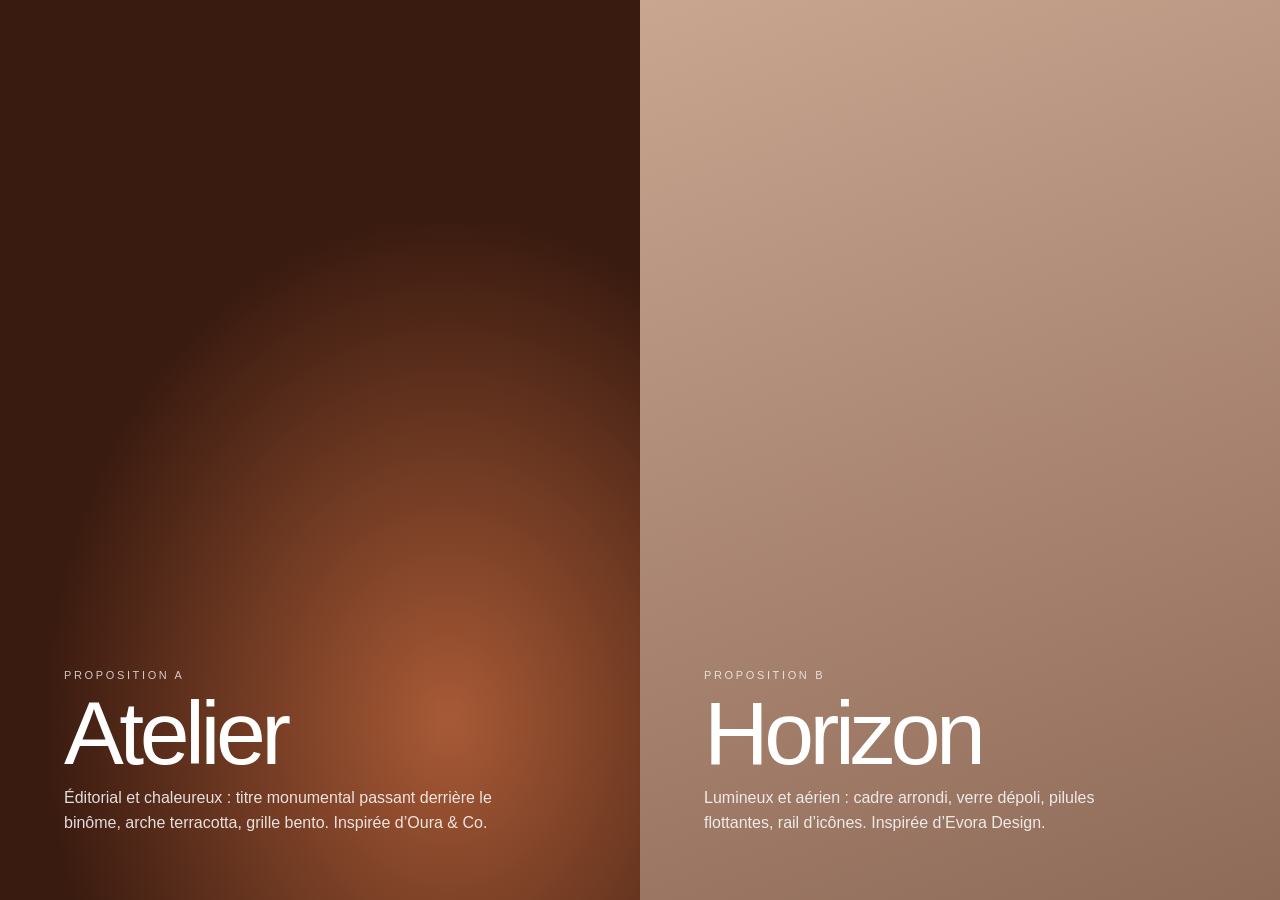
<file: propositions/index.html>
<!doctype html>
<html lang="fr"><head><meta charset="utf-8"><meta name="viewport" content="width=device-width,initial-scale=1"><meta name="robots" content="noindex">
<title>Propositions de style — Surin & Griguer</title>
<style>
*{box-sizing:border-box}body{margin:0;min-height:100svh;display:grid;grid-template-columns:1fr 1fr;font-family:Inter,Arial,sans-serif}
a{position:relative;display:flex;flex-direction:column;justify-content:flex-end;gap:10px;padding:clamp(28px,5vw,72px);color:#fff;text-decoration:none;overflow:hidden;transition:flex .5s}
a::before{content:'';position:absolute;inset:0;z-index:-1;background:var(--bg);transition:transform 1.2s cubic-bezier(.2,.8,.2,1)}
a:hover::before{transform:scale(1.06)}
a small{letter-spacing:.24em;text-transform:uppercase;font-size:11px;opacity:.75}
a b{font-size:clamp(44px,7vw,110px);font-weight:300;letter-spacing:-.05em;line-height:.95}
a span{max-width:28em;line-height:1.55;opacity:.85}
.a{--bg:radial-gradient(90% 80% at 70% 80%,#a85a36,#3a1b10 70%)}
.b{--bg:linear-gradient(160deg,#c9a690,#8e6a58);color:#fff}
@media(max-width:800px){body{grid-template-columns:1fr;grid-template-rows:1fr 1fr}}
</style></head><body>
<a class="a" href="/proposition-a/"><small>Proposition A</small><b>Atelier</b><span>Éditorial et chaleureux : titre monumental passant derrière le binôme, arche terracotta, grille bento. Inspirée d’Oura &amp; Co.</span></a>
<a class="b" href="/proposition-b/"><small>Proposition B</small><b>Horizon</b><span>Lumineux et aérien : cadre arrondi, verre dépoli, pilules flottantes, rail d’icônes. Inspirée d’Evora Design.</span></a>
</body></html>
</file>
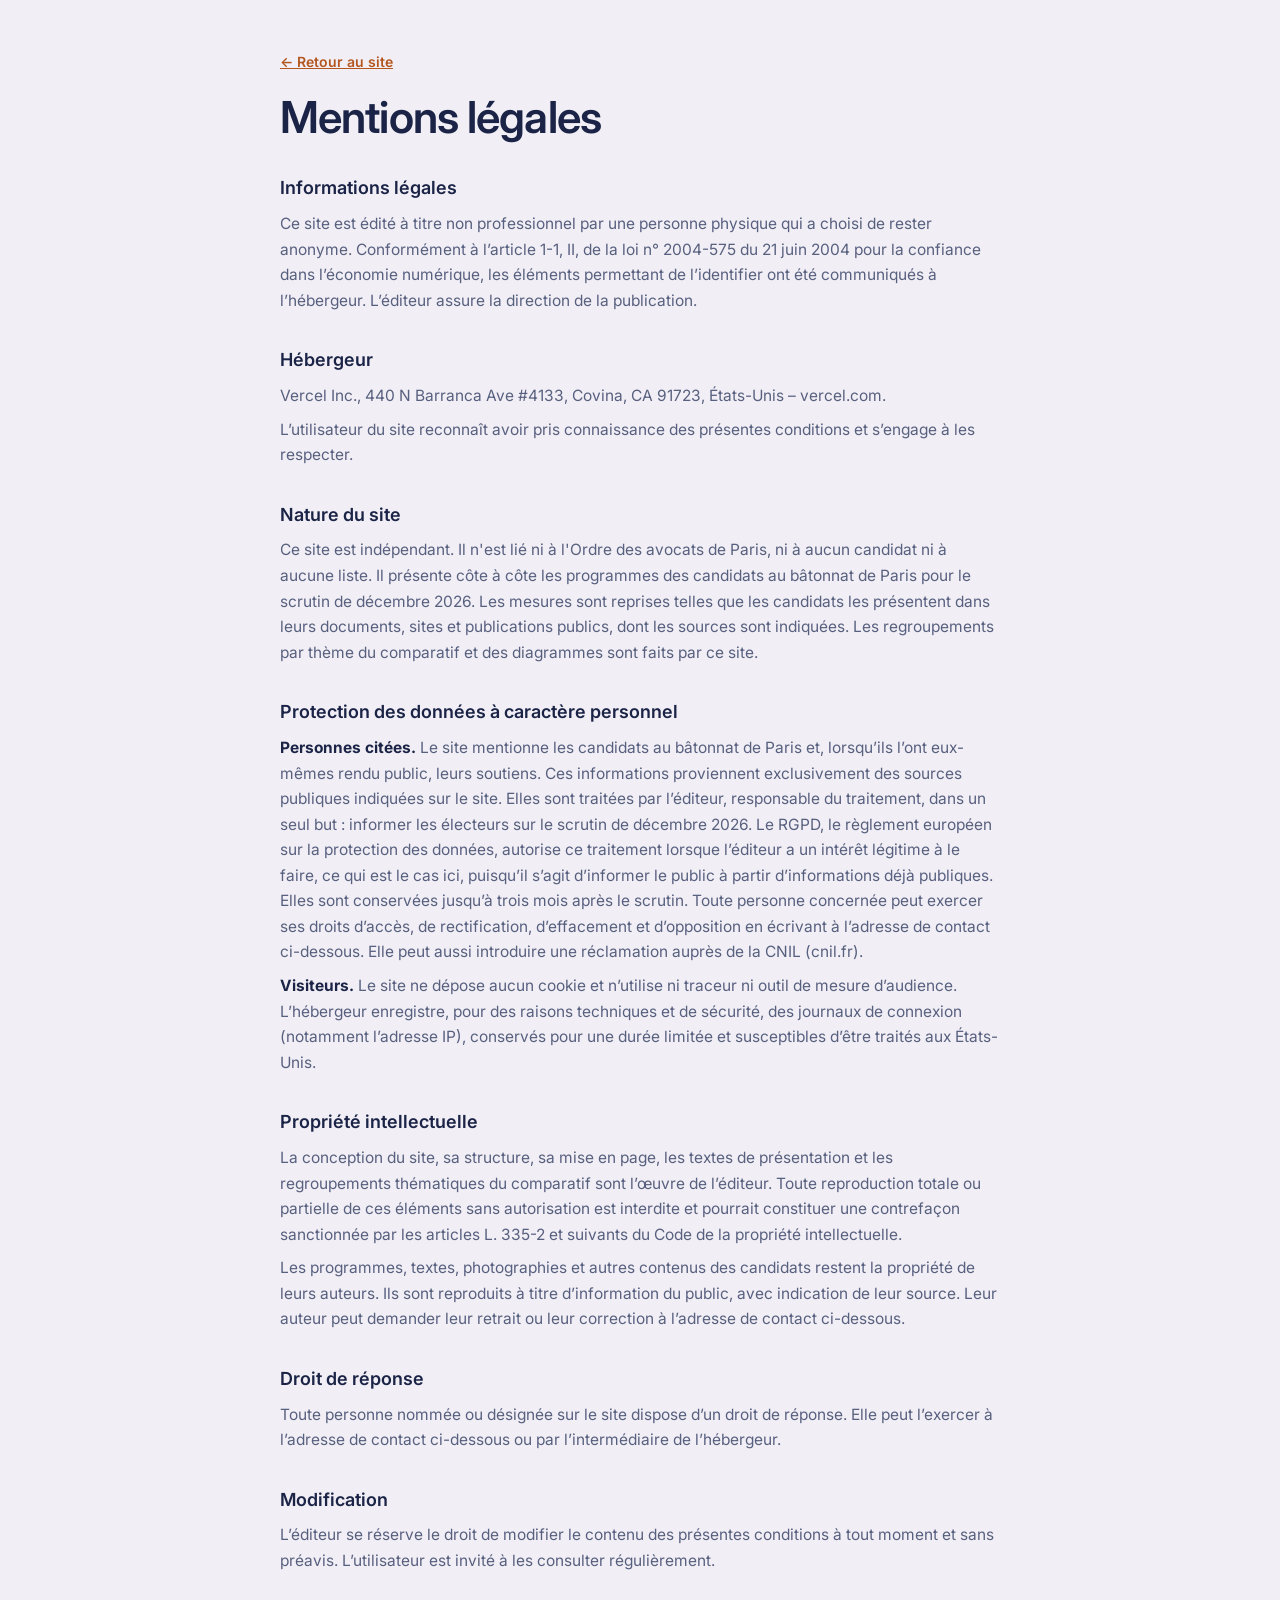
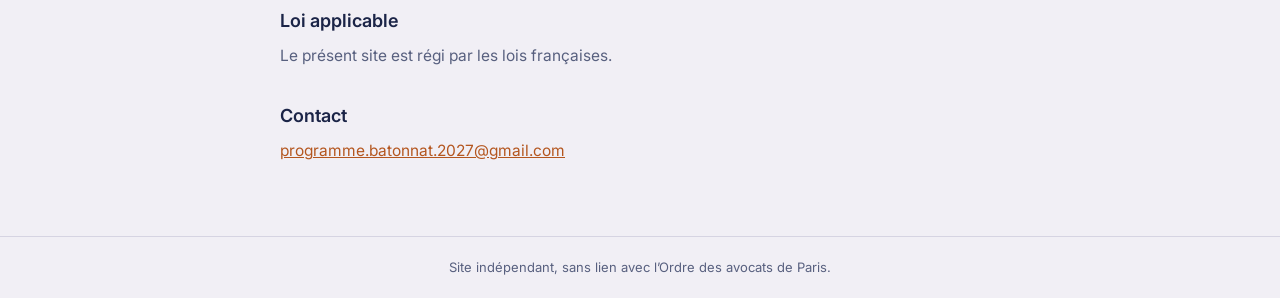
<file: site/mentions.html>
<!doctype html>
<html lang="fr">
<head>
<meta charset="utf-8">
<meta name="viewport" content="width=device-width,initial-scale=1">
<meta name="robots" content="noindex, nofollow, noarchive">
<title>Mentions légales – Bâtonnat de Paris 2027</title>
<link rel="stylesheet" href="https://fonts.googleapis.com/css2?family=Inter:wght@400;500;600;700&display=swap">
<style>
:root { --bg:#f1eff5; --ink:#1b2447; --muted:#58607f; --line:#d6d4e2; --accent:#b4561f; color-scheme:light; }
* { box-sizing:border-box; }
html { background:var(--bg); }
body { margin:0; background:var(--bg); color:var(--ink); font-family:"Inter","Helvetica Neue",Arial,sans-serif; font-size:16px; line-height:1.65; }
main { max-width:760px; margin:0 auto; padding:48px max(20px,env(safe-area-inset-left)) 72px; }
a { color:var(--accent); }
.back { display:inline-block; font-size:14px; font-weight:600; margin-bottom:20px; }
h1 { font-size:clamp(30px,5vw,44px); font-weight:600; letter-spacing:-.02em; line-height:1.1; margin:0 0 28px; }
h2 { font-size:18px; font-weight:600; margin:32px 0 6px; }
p { margin:8px 0 0; color:var(--muted); font-size:15.5px; }
p strong { color:var(--ink); }
footer { border-top:1px solid var(--line); padding:20px max(20px,env(safe-area-inset-left)); text-align:center; font-size:13px; color:var(--muted); }
</style>
</head>
<body>
<main>
<a class="back" href="./">&larr; Retour au site</a>
<h1>Mentions légales</h1>

<h2>Informations légales</h2>
<p>Ce site est édité à titre non professionnel par une personne physique qui a choisi de rester anonyme. Conformément à l’article 1-1, II, de la loi n° 2004-575 du 21 juin 2004 pour la confiance dans l’économie numérique, les éléments permettant de l’identifier ont été communiqués à l’hébergeur. L’éditeur assure la direction de la publication.</p>

<h2>Hébergeur</h2>
<p>Vercel Inc., 440 N Barranca Ave #4133, Covina, CA 91723, États-Unis – vercel.com.</p>
<p>L’utilisateur du site reconnaît avoir pris connaissance des présentes conditions et s’engage à les respecter.</p>

<h2>Nature du site</h2>
<p>Ce site est indépendant. Il n'est lié ni à l'Ordre des avocats de Paris, ni à aucun candidat ni à aucune liste. Il présente côte à côte les programmes des candidats au bâtonnat de Paris pour le scrutin de décembre 2026. Les mesures sont reprises telles que les candidats les présentent dans leurs documents, sites et publications publics, dont les sources sont indiquées. Les regroupements par thème du comparatif et des diagrammes sont faits par ce site.</p>

<h2>Protection des données à caractère personnel</h2>
<p><strong>Personnes citées.</strong> Le site mentionne les candidats au bâtonnat de Paris et, lorsqu’ils l’ont eux-mêmes rendu public, leurs soutiens. Ces informations proviennent exclusivement des sources publiques indiquées sur le site. Elles sont traitées par l’éditeur, responsable du traitement, dans un seul but : informer les électeurs sur le scrutin de décembre 2026. Le RGPD, le règlement européen sur la protection des données, autorise ce traitement lorsque l’éditeur a un intérêt légitime à le faire, ce qui est le cas ici, puisqu’il s’agit d’informer le public à partir d’informations déjà publiques. Elles sont conservées jusqu’à trois mois après le scrutin. Toute personne concernée peut exercer ses droits d’accès, de rectification, d’effacement et d’opposition en écrivant à l’adresse de contact ci-dessous. Elle peut aussi introduire une réclamation auprès de la CNIL (cnil.fr).</p>
<p><strong>Visiteurs.</strong> Le site ne dépose aucun cookie et n’utilise ni traceur ni outil de mesure d’audience. L’hébergeur enregistre, pour des raisons techniques et de sécurité, des journaux de connexion (notamment l’adresse IP), conservés pour une durée limitée et susceptibles d’être traités aux États-Unis.</p>

<h2>Propriété intellectuelle</h2>
<p>La conception du site, sa structure, sa mise en page, les textes de présentation et les regroupements thématiques du comparatif sont l’œuvre de l’éditeur. Toute reproduction totale ou partielle de ces éléments sans autorisation est interdite et pourrait constituer une contrefaçon sanctionnée par les articles L. 335-2 et suivants du Code de la propriété intellectuelle.</p>
<p>Les programmes, textes, photographies et autres contenus des candidats restent la propriété de leurs auteurs. Ils sont reproduits à titre d’information du public, avec indication de leur source. Leur auteur peut demander leur retrait ou leur correction à l’adresse de contact ci-dessous.</p>

<h2>Droit de réponse</h2>
<p>Toute personne nommée ou désignée sur le site dispose d’un droit de réponse. Elle peut l’exercer à l’adresse de contact ci-dessous ou par l’intermédiaire de l’hébergeur.</p>

<h2>Modification</h2>
<p>L’éditeur se réserve le droit de modifier le contenu des présentes conditions à tout moment et sans préavis. L’utilisateur est invité à les consulter régulièrement.</p>

<h2>Loi applicable</h2>
<p>Le présent site est régi par les lois françaises.</p>

<h2>Contact</h2>
<p><a href="mailto:programme.batonnat.2027@gmail.com">programme.batonnat.2027@gmail.com</a></p>
</main>
<footer>Site indépendant, sans lien avec l’Ordre des avocats de Paris.</footer>
</body>
</html>
</file>
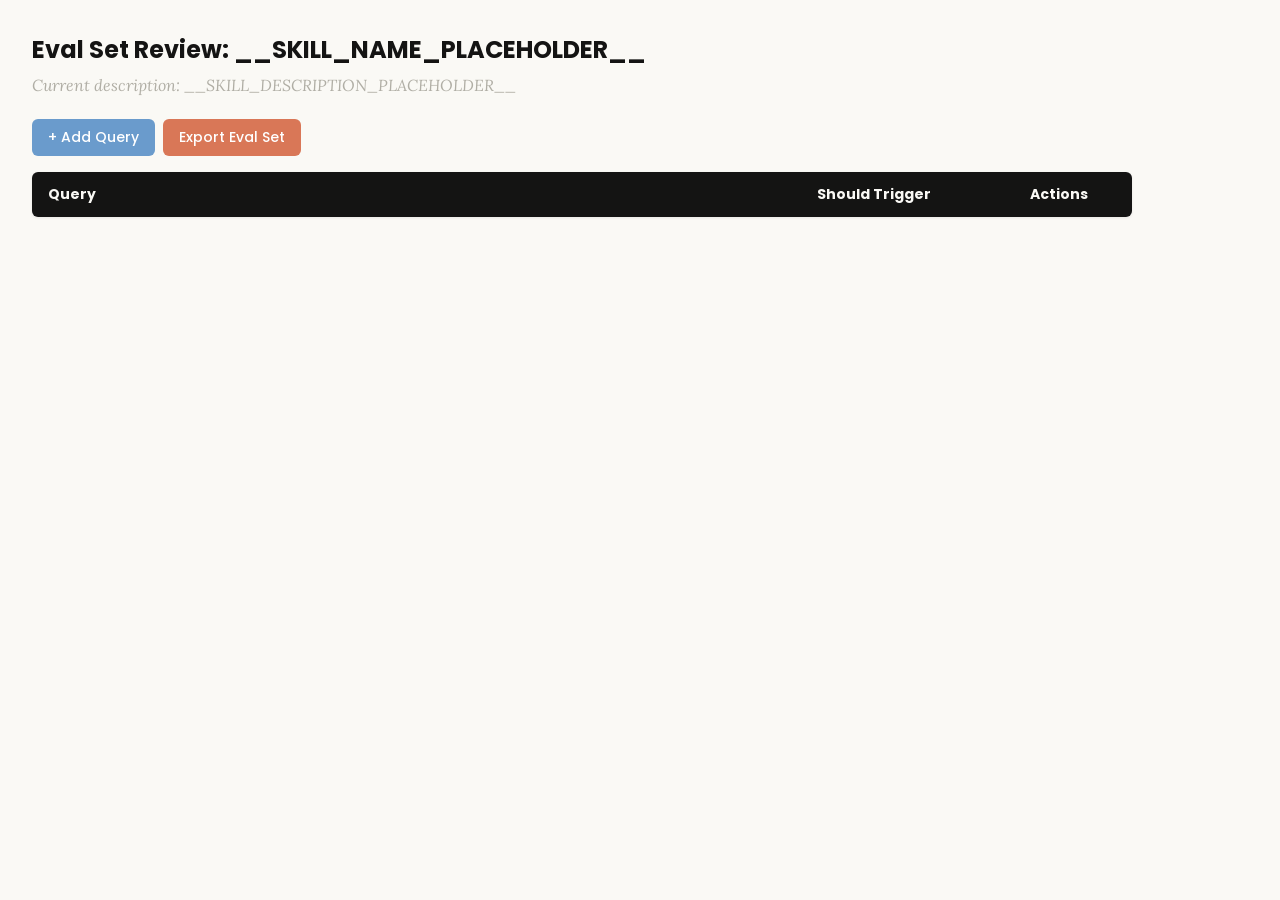
<file: .claude/skills/skill-creator/assets/eval_review.html>
<!DOCTYPE html>
<html lang="en">
<head>
  <meta charset="UTF-8">
  <meta name="viewport" content="width=device-width, initial-scale=1.0">
  <title>Eval Set Review - __SKILL_NAME_PLACEHOLDER__</title>
  <link rel="preconnect" href="https://fonts.googleapis.com">
  <link rel="preconnect" href="https://fonts.gstatic.com" crossorigin>
  <link href="https://fonts.googleapis.com/css2?family=Poppins:wght@500;600&family=Lora:wght@400;500&display=swap" rel="stylesheet">
  <style>
    * { box-sizing: border-box; margin: 0; padding: 0; }
    body { font-family: 'Lora', Georgia, serif; background: #faf9f5; padding: 2rem; color: #141413; }
    h1 { font-family: 'Poppins', sans-serif; margin-bottom: 0.5rem; font-size: 1.5rem; }
    .description { color: #b0aea5; margin-bottom: 1.5rem; font-style: italic; max-width: 900px; }
    .controls { margin-bottom: 1rem; display: flex; gap: 0.5rem; }
    .btn { font-family: 'Poppins', sans-serif; padding: 0.5rem 1rem; border: none; border-radius: 6px; cursor: pointer; font-size: 0.875rem; font-weight: 500; }
    .btn-add { background: #6a9bcc; color: white; }
    .btn-add:hover { background: #5889b8; }
    .btn-export { background: #d97757; color: white; }
    .btn-export:hover { background: #c4613f; }
    table { width: 100%; max-width: 1100px; border-collapse: collapse; background: white; border-radius: 6px; overflow: hidden; box-shadow: 0 1px 3px rgba(0,0,0,0.08); }
    th { font-family: 'Poppins', sans-serif; background: #141413; color: #faf9f5; padding: 0.75rem 1rem; text-align: left; font-size: 0.875rem; }
    td { padding: 0.75rem 1rem; border-bottom: 1px solid #e8e6dc; vertical-align: top; }
    tr:nth-child(even) td { background: #faf9f5; }
    tr:hover td { background: #f3f1ea; }
    .section-header td { background: #e8e6dc; font-family: 'Poppins', sans-serif; font-weight: 500; font-size: 0.8rem; color: #141413; text-transform: uppercase; letter-spacing: 0.05em; }
    .query-input { width: 100%; padding: 0.4rem; border: 1px solid #e8e6dc; border-radius: 4px; font-size: 0.875rem; font-family: 'Lora', Georgia, serif; resize: vertical; min-height: 60px; }
    .query-input:focus { outline: none; border-color: #d97757; box-shadow: 0 0 0 2px rgba(217,119,87,0.15); }
    .toggle { position: relative; display: inline-block; width: 44px; height: 24px; }
    .toggle input { opacity: 0; width: 0; height: 0; }
    .toggle .slider { position: absolute; inset: 0; background: #b0aea5; border-radius: 24px; cursor: pointer; transition: 0.2s; }
    .toggle .slider::before { content: ""; position: absolute; width: 18px; height: 18px; left: 3px; bottom: 3px; background: white; border-radius: 50%; transition: 0.2s; }
    .toggle input:checked + .slider { background: #d97757; }
    .toggle input:checked + .slider::before { transform: translateX(20px); }
    .btn-delete { background: #c44; color: white; padding: 0.3rem 0.6rem; border: none; border-radius: 4px; cursor: pointer; font-size: 0.75rem; font-family: 'Poppins', sans-serif; }
    .btn-delete:hover { background: #a33; }
    .summary { margin-top: 1rem; color: #b0aea5; font-size: 0.875rem; }
  </style>
</head>
<body>
  <h1>Eval Set Review: <span id="skill-name">__SKILL_NAME_PLACEHOLDER__</span></h1>
  <p class="description">Current description: <span id="skill-desc">__SKILL_DESCRIPTION_PLACEHOLDER__</span></p>

  <div class="controls">
    <button class="btn btn-add" onclick="addRow()">+ Add Query</button>
    <button class="btn btn-export" onclick="exportEvalSet()">Export Eval Set</button>
  </div>

  <table>
    <thead>
      <tr>
        <th style="width:65%">Query</th>
        <th style="width:18%">Should Trigger</th>
        <th style="width:10%">Actions</th>
      </tr>
    </thead>
    <tbody id="eval-body"></tbody>
  </table>

  <p class="summary" id="summary"></p>

  <script>
    const EVAL_DATA = __EVAL_DATA_PLACEHOLDER__;

    let evalItems = [...EVAL_DATA];

    function render() {
      const tbody = document.getElementById('eval-body');
      tbody.innerHTML = '';

      // Sort: should-trigger first, then should-not-trigger
      const sorted = evalItems
        .map((item, origIdx) => ({ ...item, origIdx }))
        .sort((a, b) => (b.should_trigger ? 1 : 0) - (a.should_trigger ? 1 : 0));

      let lastGroup = null;
      sorted.forEach(item => {
        const group = item.should_trigger ? 'trigger' : 'no-trigger';
        if (group !== lastGroup) {
          const headerRow = document.createElement('tr');
          headerRow.className = 'section-header';
          headerRow.innerHTML = `<td colspan="3">${item.should_trigger ? 'Should Trigger' : 'Should NOT Trigger'}</td>`;
          tbody.appendChild(headerRow);
          lastGroup = group;
        }

        const idx = item.origIdx;
        const tr = document.createElement('tr');
        tr.innerHTML = `
          <td><textarea class="query-input" onchange="updateQuery(${idx}, this.value)">${escapeHtml(item.query)}</textarea></td>
          <td>
            <label class="toggle">
              <input type="checkbox" ${item.should_trigger ? 'checked' : ''} onchange="updateTrigger(${idx}, this.checked)">
              <span class="slider"></span>
            </label>
            <span style="margin-left:8px;font-size:0.8rem;color:#b0aea5">${item.should_trigger ? 'Yes' : 'No'}</span>
          </td>
          <td><button class="btn-delete" onclick="deleteRow(${idx})">Delete</button></td>
        `;
        tbody.appendChild(tr);
      });
      updateSummary();
    }

    function escapeHtml(text) {
      const div = document.createElement('div');
      div.textContent = text;
      return div.innerHTML;
    }

    function updateQuery(idx, value) { evalItems[idx].query = value; updateSummary(); }
    function updateTrigger(idx, value) { evalItems[idx].should_trigger = value; render(); }
    function deleteRow(idx) { evalItems.splice(idx, 1); render(); }

    function addRow() {
      evalItems.push({ query: '', should_trigger: true });
      render();
      const inputs = document.querySelectorAll('.query-input');
      inputs[inputs.length - 1].focus();
    }

    function updateSummary() {
      const trigger = evalItems.filter(i => i.should_trigger).length;
      const noTrigger = evalItems.filter(i => !i.should_trigger).length;
      document.getElementById('summary').textContent =
        `${evalItems.length} queries total: ${trigger} should trigger, ${noTrigger} should not trigger`;
    }

    function exportEvalSet() {
      const valid = evalItems.filter(i => i.query.trim() !== '');
      const data = valid.map(i => ({ query: i.query.trim(), should_trigger: i.should_trigger }));
      const blob = new Blob([JSON.stringify(data, null, 2)], { type: 'application/json' });
      const url = URL.createObjectURL(blob);
      const a = document.createElement('a');
      a.href = url;
      a.download = 'eval_set.json';
      document.body.appendChild(a);
      a.click();
      document.body.removeChild(a);
      URL.revokeObjectURL(url);
    }

    render();
  </script>
</body>
</html>
</file>
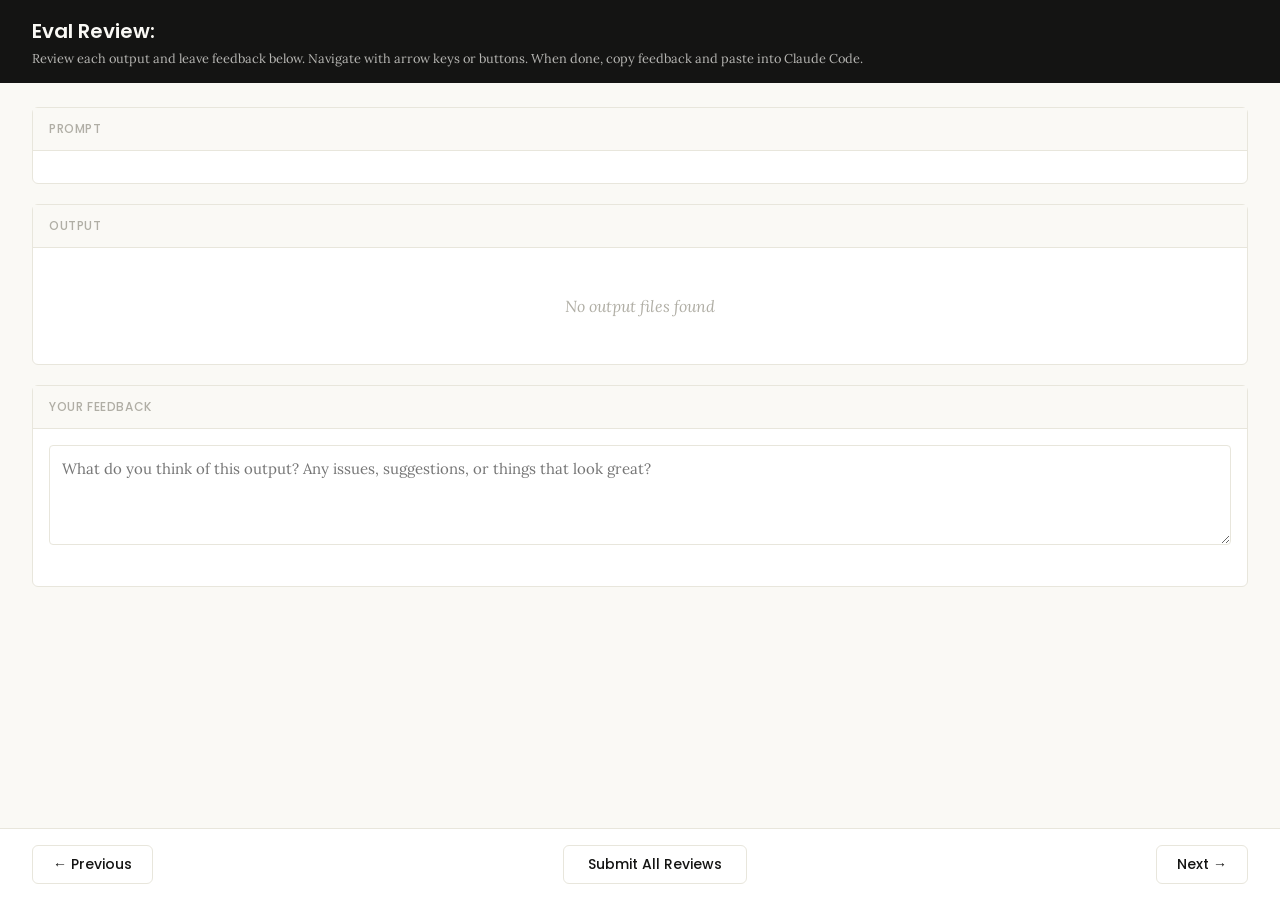
<file: .claude/skills/skill-creator/eval-viewer/viewer.html>
<!DOCTYPE html>
<html lang="en">
<head>
  <meta charset="UTF-8">
  <meta name="viewport" content="width=device-width, initial-scale=1.0">
  <title>Eval Review</title>
  <link rel="preconnect" href="https://fonts.googleapis.com">
  <link rel="preconnect" href="https://fonts.gstatic.com" crossorigin>
  <link href="https://fonts.googleapis.com/css2?family=Poppins:wght@500;600&family=Lora:wght@400;500&display=swap" rel="stylesheet">
  <script src="https://cdn.sheetjs.com/xlsx-0.20.3/package/dist/xlsx.full.min.js" integrity="sha384-EnyY0/GSHQGSxSgMwaIPzSESbqoOLSexfnSMN2AP+39Ckmn92stwABZynq1JyzdT" crossorigin="anonymous"></script>
  <style>
    :root {
      --bg: #faf9f5;
      --surface: #ffffff;
      --border: #e8e6dc;
      --text: #141413;
      --text-muted: #b0aea5;
      --accent: #d97757;
      --accent-hover: #c4613f;
      --green: #788c5d;
      --green-bg: #eef2e8;
      --red: #c44;
      --red-bg: #fceaea;
      --header-bg: #141413;
      --header-text: #faf9f5;
      --radius: 6px;
    }

    * { box-sizing: border-box; margin: 0; padding: 0; }

    body {
      font-family: 'Lora', Georgia, serif;
      background: var(--bg);
      color: var(--text);
      height: 100vh;
      display: flex;
      flex-direction: column;
    }

    /* ---- Header ---- */
    .header {
      background: var(--header-bg);
      color: var(--header-text);
      padding: 1rem 2rem;
      display: flex;
      justify-content: space-between;
      align-items: center;
      flex-shrink: 0;
    }
    .header h1 {
      font-family: 'Poppins', sans-serif;
      font-size: 1.25rem;
      font-weight: 600;
    }
    .header .instructions {
      font-size: 0.8rem;
      opacity: 0.7;
      margin-top: 0.25rem;
    }
    .header .progress {
      font-size: 0.875rem;
      opacity: 0.8;
      text-align: right;
    }

    /* ---- Main content ---- */
    .main {
      flex: 1;
      overflow-y: auto;
      padding: 1.5rem 2rem;
      display: flex;
      flex-direction: column;
      gap: 1.25rem;
    }

    /* ---- Sections ---- */
    .section {
      background: var(--surface);
      border: 1px solid var(--border);
      border-radius: var(--radius);
      flex-shrink: 0;
    }
    .section-header {
      font-family: 'Poppins', sans-serif;
      padding: 0.75rem 1rem;
      font-size: 0.75rem;
      font-weight: 500;
      text-transform: uppercase;
      letter-spacing: 0.05em;
      color: var(--text-muted);
      border-bottom: 1px solid var(--border);
      background: var(--bg);
    }
    .section-body {
      padding: 1rem;
    }

    /* ---- Config badge ---- */
    .config-badge {
      display: inline-block;
      padding: 0.2rem 0.625rem;
      border-radius: 9999px;
      font-family: 'Poppins', sans-serif;
      font-size: 0.6875rem;
      font-weight: 600;
      text-transform: uppercase;
      letter-spacing: 0.03em;
      margin-left: 0.75rem;
      vertical-align: middle;
    }
    .config-badge.config-primary {
      background: rgba(33, 150, 243, 0.12);
      color: #1976d2;
    }
    .config-badge.config-baseline {
      background: rgba(255, 193, 7, 0.15);
      color: #f57f17;
    }

    /* ---- Prompt ---- */
    .prompt-text {
      white-space: pre-wrap;
      font-size: 0.9375rem;
      line-height: 1.6;
    }

    /* ---- Outputs ---- */
    .output-file {
      border: 1px solid var(--border);
      border-radius: var(--radius);
      overflow: hidden;
    }
    .output-file + .output-file {
      margin-top: 1rem;
    }
    .output-file-header {
      padding: 0.5rem 0.75rem;
      font-size: 0.8rem;
      font-weight: 600;
      color: var(--text-muted);
      background: var(--bg);
      border-bottom: 1px solid var(--border);
      font-family: 'SF Mono', SFMono-Regular, Consolas, 'Liberation Mono', Menlo, monospace;
      display: flex;
      justify-content: space-between;
      align-items: center;
    }
    .output-file-header .dl-btn {
      font-size: 0.7rem;
      color: var(--accent);
      text-decoration: none;
      cursor: pointer;
      font-family: -apple-system, BlinkMacSystemFont, 'Segoe UI', sans-serif;
      font-weight: 500;
      opacity: 0.8;
    }
    .output-file-header .dl-btn:hover {
      opacity: 1;
      text-decoration: underline;
    }
    .output-file-content {
      padding: 0.75rem;
      overflow-x: auto;
    }
    .output-file-content pre {
      font-size: 0.8125rem;
      line-height: 1.5;
      white-space: pre-wrap;
      word-break: break-word;
      font-family: 'SF Mono', SFMono-Regular, Consolas, 'Liberation Mono', Menlo, monospace;
    }
    .output-file-content img {
      max-width: 100%;
      height: auto;
      border-radius: 4px;
    }
    .output-file-content iframe {
      width: 100%;
      height: 600px;
      border: none;
    }
    .output-file-content table {
      border-collapse: collapse;
      font-size: 0.8125rem;
      width: 100%;
    }
    .output-file-content table td,
    .output-file-content table th {
      border: 1px solid var(--border);
      padding: 0.375rem 0.5rem;
      text-align: left;
    }
    .output-file-content table th {
      background: var(--bg);
      font-weight: 600;
    }
    .output-file-content .download-link {
      display: inline-flex;
      align-items: center;
      gap: 0.5rem;
      padding: 0.5rem 1rem;
      background: var(--bg);
      border: 1px solid var(--border);
      border-radius: 4px;
      color: var(--accent);
      text-decoration: none;
      font-size: 0.875rem;
      cursor: pointer;
    }
    .output-file-content .download-link:hover {
      background: var(--border);
    }
    .empty-state {
      color: var(--text-muted);
      font-style: italic;
      padding: 2rem;
      text-align: center;
    }

    /* ---- Feedback ---- */
    .prev-feedback {
      background: var(--bg);
      border: 1px solid var(--border);
      border-radius: 4px;
      padding: 0.625rem 0.75rem;
      margin-top: 0.75rem;
      font-size: 0.8125rem;
      color: var(--text-muted);
      line-height: 1.5;
    }
    .prev-feedback-label {
      font-size: 0.7rem;
      font-weight: 600;
      text-transform: uppercase;
      letter-spacing: 0.04em;
      margin-bottom: 0.25rem;
      color: var(--text-muted);
    }
    .feedback-textarea {
      width: 100%;
      min-height: 100px;
      padding: 0.75rem;
      border: 1px solid var(--border);
      border-radius: 4px;
      font-family: inherit;
      font-size: 0.9375rem;
      line-height: 1.5;
      resize: vertical;
      color: var(--text);
    }
    .feedback-textarea:focus {
      outline: none;
      border-color: var(--accent);
      box-shadow: 0 0 0 3px rgba(37, 99, 235, 0.1);
    }
    .feedback-status {
      font-size: 0.75rem;
      color: var(--text-muted);
      margin-top: 0.5rem;
      min-height: 1.1em;
    }

    /* ---- Grades (collapsible) ---- */
    .grades-toggle {
      display: flex;
      align-items: center;
      cursor: pointer;
      user-select: none;
    }
    .grades-toggle:hover {
      color: var(--accent);
    }
    .grades-toggle .arrow {
      margin-right: 0.5rem;
      transition: transform 0.15s;
      font-size: 0.75rem;
    }
    .grades-toggle .arrow.open {
      transform: rotate(90deg);
    }
    .grades-content {
      display: none;
      margin-top: 0.75rem;
    }
    .grades-content.open {
      display: block;
    }
    .grades-summary {
      font-size: 0.875rem;
      margin-bottom: 0.75rem;
      display: flex;
      align-items: center;
      gap: 0.5rem;
    }
    .grade-badge {
      display: inline-block;
      padding: 0.125rem 0.5rem;
      border-radius: 9999px;
      font-size: 0.75rem;
      font-weight: 600;
    }
    .grade-pass { background: var(--green-bg); color: var(--green); }
    .grade-fail { background: var(--red-bg); color: var(--red); }
    .assertion-list {
      list-style: none;
    }
    .assertion-item {
      padding: 0.625rem 0;
      border-bottom: 1px solid var(--border);
      font-size: 0.8125rem;
    }
    .assertion-item:last-child { border-bottom: none; }
    .assertion-status {
      font-weight: 600;
      margin-right: 0.5rem;
    }
    .assertion-status.pass { color: var(--green); }
    .assertion-status.fail { color: var(--red); }
    .assertion-evidence {
      color: var(--text-muted);
      font-size: 0.75rem;
      margin-top: 0.25rem;
      padding-left: 1.5rem;
    }

    /* ---- View tabs ---- */
    .view-tabs {
      display: flex;
      gap: 0;
      padding: 0 2rem;
      background: var(--bg);
      border-bottom: 1px solid var(--border);
      flex-shrink: 0;
    }
    .view-tab {
      font-family: 'Poppins', sans-serif;
      padding: 0.625rem 1.25rem;
      font-size: 0.8125rem;
      font-weight: 500;
      cursor: pointer;
      border: none;
      background: none;
      color: var(--text-muted);
      border-bottom: 2px solid transparent;
      transition: all 0.15s;
    }
    .view-tab:hover { color: var(--text); }
    .view-tab.active {
      color: var(--accent);
      border-bottom-color: var(--accent);
    }
    .view-panel { display: none; }
    .view-panel.active { display: flex; flex-direction: column; flex: 1; overflow: hidden; }

    /* ---- Benchmark view ---- */
    .benchmark-view {
      padding: 1.5rem 2rem;
      overflow-y: auto;
      flex: 1;
    }
    .benchmark-table {
      border-collapse: collapse;
      background: var(--surface);
      border: 1px solid var(--border);
      border-radius: var(--radius);
      font-size: 0.8125rem;
      width: 100%;
      margin-bottom: 1.5rem;
    }
    .benchmark-table th, .benchmark-table td {
      padding: 0.625rem 0.75rem;
      text-align: left;
      border: 1px solid var(--border);
    }
    .benchmark-table th {
      font-family: 'Poppins', sans-serif;
      background: var(--header-bg);
      color: var(--header-text);
      font-weight: 500;
      font-size: 0.75rem;
      text-transform: uppercase;
      letter-spacing: 0.04em;
    }
    .benchmark-table tr:hover { background: var(--bg); }
    .benchmark-table tr.benchmark-row-with { background: rgba(33, 150, 243, 0.06); }
    .benchmark-table tr.benchmark-row-without { background: rgba(255, 193, 7, 0.06); }
    .benchmark-table tr.benchmark-row-with:hover { background: rgba(33, 150, 243, 0.12); }
    .benchmark-table tr.benchmark-row-without:hover { background: rgba(255, 193, 7, 0.12); }
    .benchmark-table tr.benchmark-row-avg { font-weight: 600; border-top: 2px solid var(--border); }
    .benchmark-table tr.benchmark-row-avg.benchmark-row-with { background: rgba(33, 150, 243, 0.12); }
    .benchmark-table tr.benchmark-row-avg.benchmark-row-without { background: rgba(255, 193, 7, 0.12); }
    .benchmark-delta-positive { color: var(--green); font-weight: 600; }
    .benchmark-delta-negative { color: var(--red); font-weight: 600; }
    .benchmark-notes {
      background: var(--surface);
      border: 1px solid var(--border);
      border-radius: var(--radius);
      padding: 1rem;
    }
    .benchmark-notes h3 {
      font-family: 'Poppins', sans-serif;
      font-size: 0.875rem;
      margin-bottom: 0.75rem;
    }
    .benchmark-notes ul {
      list-style: disc;
      padding-left: 1.25rem;
    }
    .benchmark-notes li {
      font-size: 0.8125rem;
      line-height: 1.6;
      margin-bottom: 0.375rem;
    }
    .benchmark-empty {
      color: var(--text-muted);
      font-style: italic;
      text-align: center;
      padding: 3rem;
    }

    /* ---- Navigation ---- */
    .nav {
      display: flex;
      justify-content: space-between;
      align-items: center;
      padding: 1rem 2rem;
      border-top: 1px solid var(--border);
      background: var(--surface);
      flex-shrink: 0;
    }
    .nav-btn {
      font-family: 'Poppins', sans-serif;
      padding: 0.5rem 1.25rem;
      border: 1px solid var(--border);
      border-radius: var(--radius);
      background: var(--surface);
      cursor: pointer;
      font-size: 0.875rem;
      font-weight: 500;
      color: var(--text);
      transition: all 0.15s;
    }
    .nav-btn:hover:not(:disabled) {
      background: var(--bg);
      border-color: var(--text-muted);
    }
    .nav-btn:disabled {
      opacity: 0.4;
      cursor: not-allowed;
    }
    .done-btn {
      font-family: 'Poppins', sans-serif;
      padding: 0.5rem 1.5rem;
      border: 1px solid var(--border);
      border-radius: var(--radius);
      background: var(--surface);
      color: var(--text);
      cursor: pointer;
      font-size: 0.875rem;
      font-weight: 500;
      transition: all 0.15s;
    }
    .done-btn:hover {
      background: var(--bg);
      border-color: var(--text-muted);
    }
    .done-btn.ready {
      border: none;
      background: var(--accent);
      color: white;
      font-weight: 600;
    }
    .done-btn.ready:hover {
      background: var(--accent-hover);
    }
    /* ---- Done overlay ---- */
    .done-overlay {
      display: none;
      position: fixed;
      inset: 0;
      background: rgba(0, 0, 0, 0.5);
      z-index: 100;
      justify-content: center;
      align-items: center;
    }
    .done-overlay.visible {
      display: flex;
    }
    .done-card {
      background: var(--surface);
      border-radius: 12px;
      padding: 2rem 3rem;
      text-align: center;
      box-shadow: 0 20px 60px rgba(0, 0, 0, 0.3);
      max-width: 500px;
    }
    .done-card h2 {
      font-size: 1.5rem;
      margin-bottom: 0.5rem;
    }
    .done-card p {
      color: var(--text-muted);
      margin-bottom: 1.5rem;
      line-height: 1.5;
    }
    .done-card .btn-row {
      display: flex;
      gap: 0.5rem;
      justify-content: center;
    }
    .done-card button {
      padding: 0.5rem 1.25rem;
      border: 1px solid var(--border);
      border-radius: var(--radius);
      background: var(--surface);
      cursor: pointer;
      font-size: 0.875rem;
    }
    .done-card button:hover {
      background: var(--bg);
    }
    /* ---- Toast ---- */
    .toast {
      position: fixed;
      bottom: 5rem;
      left: 50%;
      transform: translateX(-50%);
      background: var(--header-bg);
      color: var(--header-text);
      padding: 0.625rem 1.25rem;
      border-radius: var(--radius);
      font-size: 0.875rem;
      opacity: 0;
      transition: opacity 0.3s;
      pointer-events: none;
      z-index: 200;
    }
    .toast.visible {
      opacity: 1;
    }
  </style>
</head>
<body>
  <div id="app" style="height:100vh; display:flex; flex-direction:column;">
    <div class="header">
      <div>
        <h1>Eval Review: <span id="skill-name"></span></h1>
        <div class="instructions">Review each output and leave feedback below. Navigate with arrow keys or buttons. When done, copy feedback and paste into Claude Code.</div>
      </div>
      <div class="progress" id="progress"></div>
    </div>

    <!-- View tabs (only shown when benchmark data exists) -->
    <div class="view-tabs" id="view-tabs" style="display:none;">
      <button class="view-tab active" onclick="switchView('outputs')">Outputs</button>
      <button class="view-tab" onclick="switchView('benchmark')">Benchmark</button>
    </div>

    <!-- Outputs panel (qualitative review) -->
    <div class="view-panel active" id="panel-outputs">
    <div class="main">
      <!-- Prompt -->
      <div class="section">
        <div class="section-header">Prompt <span class="config-badge" id="config-badge" style="display:none;"></span></div>
        <div class="section-body">
          <div class="prompt-text" id="prompt-text"></div>
        </div>
      </div>

      <!-- Outputs -->
      <div class="section">
        <div class="section-header">Output</div>
        <div class="section-body" id="outputs-body">
          <div class="empty-state">No output files found</div>
        </div>
      </div>

      <!-- Previous Output (collapsible) -->
      <div class="section" id="prev-outputs-section" style="display:none;">
        <div class="section-header">
          <div class="grades-toggle" onclick="togglePrevOutputs()">
            <span class="arrow" id="prev-outputs-arrow">&#9654;</span>
            Previous Output
          </div>
        </div>
        <div class="grades-content" id="prev-outputs-content"></div>
      </div>

      <!-- Grades (collapsible) -->
      <div class="section" id="grades-section" style="display:none;">
        <div class="section-header">
          <div class="grades-toggle" onclick="toggleGrades()">
            <span class="arrow" id="grades-arrow">&#9654;</span>
            Formal Grades
          </div>
        </div>
        <div class="grades-content" id="grades-content"></div>
      </div>

      <!-- Feedback -->
      <div class="section">
        <div class="section-header">Your Feedback</div>
        <div class="section-body">
          <textarea
            class="feedback-textarea"
            id="feedback"
            placeholder="What do you think of this output? Any issues, suggestions, or things that look great?"
          ></textarea>
          <div class="feedback-status" id="feedback-status"></div>
          <div class="prev-feedback" id="prev-feedback" style="display:none;">
            <div class="prev-feedback-label">Previous feedback</div>
            <div id="prev-feedback-text"></div>
          </div>
        </div>
      </div>
    </div>

    <div class="nav" id="outputs-nav">
      <button class="nav-btn" id="prev-btn" onclick="navigate(-1)">&#8592; Previous</button>
      <button class="done-btn" id="done-btn" onclick="showDoneDialog()">Submit All Reviews</button>
      <button class="nav-btn" id="next-btn" onclick="navigate(1)">Next &#8594;</button>
    </div>
    </div><!-- end panel-outputs -->

    <!-- Benchmark panel (quantitative stats) -->
    <div class="view-panel" id="panel-benchmark">
      <div class="benchmark-view" id="benchmark-content">
        <div class="benchmark-empty">No benchmark data available. Run a benchmark to see quantitative results here.</div>
      </div>
    </div>
  </div>

  <!-- Done overlay -->
  <div class="done-overlay" id="done-overlay">
    <div class="done-card">
      <h2>Review Complete</h2>
      <p>Your feedback has been saved. Go back to your Claude Code session and tell Claude you're done reviewing.</p>
      <div class="btn-row">
        <button onclick="closeDoneDialog()">OK</button>
      </div>
    </div>
  </div>

  <!-- Toast -->
  <div class="toast" id="toast"></div>

  <script>
    // ---- Embedded data (injected by generate_review.py) ----
    /*__EMBEDDED_DATA__*/

    // ---- State ----
    let feedbackMap = {};  // run_id -> feedback text
    let currentIndex = 0;
    let visitedRuns = new Set();

    // ---- Init ----
    async function init() {
      // Load saved feedback from server — but only if this isn't a fresh
      // iteration (indicated by previous_feedback being present). When
      // previous feedback exists, the feedback.json on disk is stale from
      // the prior iteration and should not pre-fill the textareas.
      const hasPrevious = Object.keys(EMBEDDED_DATA.previous_feedback || {}).length > 0
        || Object.keys(EMBEDDED_DATA.previous_outputs || {}).length > 0;
      if (!hasPrevious) {
        try {
          const resp = await fetch("/api/feedback");
          const data = await resp.json();
          if (data.reviews) {
            for (const r of data.reviews) feedbackMap[r.run_id] = r.feedback;
          }
        } catch { /* first run, no feedback yet */ }
      }

      document.getElementById("skill-name").textContent = EMBEDDED_DATA.skill_name;
      showRun(0);

      // Wire up feedback auto-save
      const textarea = document.getElementById("feedback");
      let saveTimeout = null;
      textarea.addEventListener("input", () => {
        clearTimeout(saveTimeout);
        document.getElementById("feedback-status").textContent = "";
        saveTimeout = setTimeout(() => saveCurrentFeedback(), 800);
      });
    }

    // ---- Navigation ----
    function navigate(delta) {
      const newIndex = currentIndex + delta;
      if (newIndex >= 0 && newIndex < EMBEDDED_DATA.runs.length) {
        saveCurrentFeedback();
        showRun(newIndex);
      }
    }

    function updateNavButtons() {
      document.getElementById("prev-btn").disabled = currentIndex === 0;
      document.getElementById("next-btn").disabled =
        currentIndex === EMBEDDED_DATA.runs.length - 1;
    }

    // ---- Show a run ----
    function showRun(index) {
      currentIndex = index;
      const run = EMBEDDED_DATA.runs[index];

      // Progress
      document.getElementById("progress").textContent =
        `${index + 1} of ${EMBEDDED_DATA.runs.length}`;

      // Prompt
      document.getElementById("prompt-text").textContent = run.prompt;

      // Config badge
      const badge = document.getElementById("config-badge");
      const configMatch = run.id.match(/(with_skill|without_skill|new_skill|old_skill)/);
      if (configMatch) {
        const config = configMatch[1];
        const isBaseline = config === "without_skill" || config === "old_skill";
        badge.textContent = config.replace(/_/g, " ");
        badge.className = "config-badge " + (isBaseline ? "config-baseline" : "config-primary");
        badge.style.display = "inline-block";
      } else {
        badge.style.display = "none";
      }

      // Outputs
      renderOutputs(run);

      // Previous outputs
      renderPrevOutputs(run);

      // Grades
      renderGrades(run);

      // Previous feedback
      const prevFb = (EMBEDDED_DATA.previous_feedback || {})[run.id];
      const prevEl = document.getElementById("prev-feedback");
      if (prevFb) {
        document.getElementById("prev-feedback-text").textContent = prevFb;
        prevEl.style.display = "block";
      } else {
        prevEl.style.display = "none";
      }

      // Feedback
      document.getElementById("feedback").value = feedbackMap[run.id] || "";
      document.getElementById("feedback-status").textContent = "";

      updateNavButtons();

      // Track visited runs and promote done button when all visited
      visitedRuns.add(index);
      const doneBtn = document.getElementById("done-btn");
      if (visitedRuns.size >= EMBEDDED_DATA.runs.length) {
        doneBtn.classList.add("ready");
      }

      // Scroll main content to top
      document.querySelector(".main").scrollTop = 0;
    }

    // ---- Render outputs ----
    function renderOutputs(run) {
      const container = document.getElementById("outputs-body");
      container.innerHTML = "";

      const outputs = run.outputs || [];
      if (outputs.length === 0) {
        container.innerHTML = '<div class="empty-state">No output files</div>';
        return;
      }

      for (const file of outputs) {
        const fileDiv = document.createElement("div");
        fileDiv.className = "output-file";

        // Always show file header with download link
        const header = document.createElement("div");
        header.className = "output-file-header";
        const nameSpan = document.createElement("span");
        nameSpan.textContent = file.name;
        header.appendChild(nameSpan);
        const dlBtn = document.createElement("a");
        dlBtn.className = "dl-btn";
        dlBtn.textContent = "Download";
        dlBtn.download = file.name;
        dlBtn.href = getDownloadUri(file);
        header.appendChild(dlBtn);
        fileDiv.appendChild(header);

        const content = document.createElement("div");
        content.className = "output-file-content";

        if (file.type === "text") {
          const pre = document.createElement("pre");
          pre.textContent = file.content;
          content.appendChild(pre);
        } else if (file.type === "image") {
          const img = document.createElement("img");
          img.src = file.data_uri;
          img.alt = file.name;
          content.appendChild(img);
        } else if (file.type === "pdf") {
          const iframe = document.createElement("iframe");
          iframe.src = file.data_uri;
          content.appendChild(iframe);
        } else if (file.type === "xlsx") {
          renderXlsx(content, file.data_b64);
        } else if (file.type === "binary") {
          const a = document.createElement("a");
          a.className = "download-link";
          a.href = file.data_uri;
          a.download = file.name;
          a.textContent = "Download " + file.name;
          content.appendChild(a);
        } else if (file.type === "error") {
          const pre = document.createElement("pre");
          pre.textContent = file.content;
          pre.style.color = "var(--red)";
          content.appendChild(pre);
        }

        fileDiv.appendChild(content);
        container.appendChild(fileDiv);
      }
    }

    // ---- XLSX rendering via SheetJS ----
    function renderXlsx(container, b64Data) {
      try {
        const raw = Uint8Array.from(atob(b64Data), c => c.charCodeAt(0));
        const wb = XLSX.read(raw, { type: "array" });

        for (let i = 0; i < wb.SheetNames.length; i++) {
          const sheetName = wb.SheetNames[i];
          const ws = wb.Sheets[sheetName];

          if (wb.SheetNames.length > 1) {
            const sheetLabel = document.createElement("div");
            sheetLabel.style.cssText =
              "font-weight:600; font-size:0.8rem; color:#b0aea5; margin-top:0.5rem; margin-bottom:0.25rem;";
            sheetLabel.textContent = "Sheet: " + sheetName;
            container.appendChild(sheetLabel);
          }

          const htmlStr = XLSX.utils.sheet_to_html(ws, { editable: false });
          const wrapper = document.createElement("div");
          wrapper.innerHTML = htmlStr;
          container.appendChild(wrapper);
        }
      } catch (err) {
        container.textContent = "Error rendering spreadsheet: " + err.message;
      }
    }

    // ---- Grades ----
    function renderGrades(run) {
      const section = document.getElementById("grades-section");
      const content = document.getElementById("grades-content");

      if (!run.grading) {
        section.style.display = "none";
        return;
      }

      const grading = run.grading;
      section.style.display = "block";
      // Reset to collapsed
      content.classList.remove("open");
      document.getElementById("grades-arrow").classList.remove("open");

      const summary = grading.summary || {};
      const expectations = grading.expectations || [];

      let html = '<div style="padding: 1rem;">';

      // Summary line
      const passRate = summary.pass_rate != null
        ? Math.round(summary.pass_rate * 100) + "%"
        : "?";
      const badgeClass = summary.pass_rate >= 0.8 ? "grade-pass" : summary.pass_rate >= 0.5 ? "" : "grade-fail";
      html += '<div class="grades-summary">';
      html += '<span class="grade-badge ' + badgeClass + '">' + passRate + '</span>';
      html += '<span>' + (summary.passed || 0) + ' passed, ' + (summary.failed || 0) + ' failed of ' + (summary.total || 0) + '</span>';
      html += '</div>';

      // Assertions list
      html += '<ul class="assertion-list">';
      for (const exp of expectations) {
        const statusClass = exp.passed ? "pass" : "fail";
        const statusIcon = exp.passed ? "\u2713" : "\u2717";
        html += '<li class="assertion-item">';
        html += '<span class="assertion-status ' + statusClass + '">' + statusIcon + '</span>';
        html += '<span>' + escapeHtml(exp.text) + '</span>';
        if (exp.evidence) {
          html += '<div class="assertion-evidence">' + escapeHtml(exp.evidence) + '</div>';
        }
        html += '</li>';
      }
      html += '</ul>';

      html += '</div>';
      content.innerHTML = html;
    }

    function toggleGrades() {
      const content = document.getElementById("grades-content");
      const arrow = document.getElementById("grades-arrow");
      content.classList.toggle("open");
      arrow.classList.toggle("open");
    }

    // ---- Previous outputs (collapsible) ----
    function renderPrevOutputs(run) {
      const section = document.getElementById("prev-outputs-section");
      const content = document.getElementById("prev-outputs-content");
      const prevOutputs = (EMBEDDED_DATA.previous_outputs || {})[run.id];

      if (!prevOutputs || prevOutputs.length === 0) {
        section.style.display = "none";
        return;
      }

      section.style.display = "block";
      // Reset to collapsed
      content.classList.remove("open");
      document.getElementById("prev-outputs-arrow").classList.remove("open");

      // Render the files into the content area
      content.innerHTML = "";
      const wrapper = document.createElement("div");
      wrapper.style.padding = "1rem";

      for (const file of prevOutputs) {
        const fileDiv = document.createElement("div");
        fileDiv.className = "output-file";

        const header = document.createElement("div");
        header.className = "output-file-header";
        const nameSpan = document.createElement("span");
        nameSpan.textContent = file.name;
        header.appendChild(nameSpan);
        const dlBtn = document.createElement("a");
        dlBtn.className = "dl-btn";
        dlBtn.textContent = "Download";
        dlBtn.download = file.name;
        dlBtn.href = getDownloadUri(file);
        header.appendChild(dlBtn);
        fileDiv.appendChild(header);

        const fc = document.createElement("div");
        fc.className = "output-file-content";

        if (file.type === "text") {
          const pre = document.createElement("pre");
          pre.textContent = file.content;
          fc.appendChild(pre);
        } else if (file.type === "image") {
          const img = document.createElement("img");
          img.src = file.data_uri;
          img.alt = file.name;
          fc.appendChild(img);
        } else if (file.type === "pdf") {
          const iframe = document.createElement("iframe");
          iframe.src = file.data_uri;
          fc.appendChild(iframe);
        } else if (file.type === "xlsx") {
          renderXlsx(fc, file.data_b64);
        } else if (file.type === "binary") {
          const a = document.createElement("a");
          a.className = "download-link";
          a.href = file.data_uri;
          a.download = file.name;
          a.textContent = "Download " + file.name;
          fc.appendChild(a);
        }

        fileDiv.appendChild(fc);
        wrapper.appendChild(fileDiv);
      }

      content.appendChild(wrapper);
    }

    function togglePrevOutputs() {
      const content = document.getElementById("prev-outputs-content");
      const arrow = document.getElementById("prev-outputs-arrow");
      content.classList.toggle("open");
      arrow.classList.toggle("open");
    }

    // ---- Feedback (saved to server -> feedback.json) ----
    function saveCurrentFeedback() {
      const run = EMBEDDED_DATA.runs[currentIndex];
      const text = document.getElementById("feedback").value;

      if (text.trim() === "") {
        delete feedbackMap[run.id];
      } else {
        feedbackMap[run.id] = text;
      }

      // Build reviews array from map
      const reviews = [];
      for (const [run_id, feedback] of Object.entries(feedbackMap)) {
        if (feedback.trim()) {
          reviews.push({ run_id, feedback, timestamp: new Date().toISOString() });
        }
      }

      fetch("/api/feedback", {
        method: "POST",
        headers: { "Content-Type": "application/json" },
        body: JSON.stringify({ reviews, status: "in_progress" }),
      }).then(() => {
        document.getElementById("feedback-status").textContent = "Saved";
      }).catch(() => {
        // Static mode or server unavailable — no-op on auto-save,
        // feedback will be downloaded on final submit
        document.getElementById("feedback-status").textContent = "Will download on submit";
      });
    }

    // ---- Done ----
    function showDoneDialog() {
      // Save current textarea to feedbackMap (but don't POST yet)
      const run = EMBEDDED_DATA.runs[currentIndex];
      const text = document.getElementById("feedback").value;
      if (text.trim() === "") {
        delete feedbackMap[run.id];
      } else {
        feedbackMap[run.id] = text;
      }

      // POST once with status: complete — include ALL runs so the model
      // can distinguish "no feedback" (looks good) from "not reviewed"
      const reviews = [];
      const ts = new Date().toISOString();
      for (const r of EMBEDDED_DATA.runs) {
        reviews.push({ run_id: r.id, feedback: feedbackMap[r.id] || "", timestamp: ts });
      }
      const payload = JSON.stringify({ reviews, status: "complete" }, null, 2);
      fetch("/api/feedback", {
        method: "POST",
        headers: { "Content-Type": "application/json" },
        body: payload,
      }).then(() => {
        document.getElementById("done-overlay").classList.add("visible");
      }).catch(() => {
        // Server not available (static mode) — download as file
        const blob = new Blob([payload], { type: "application/json" });
        const url = URL.createObjectURL(blob);
        const a = document.createElement("a");
        a.href = url;
        a.download = "feedback.json";
        a.click();
        URL.revokeObjectURL(url);
        document.getElementById("done-overlay").classList.add("visible");
      });
    }

    function closeDoneDialog() {
      // Reset status back to in_progress
      saveCurrentFeedback();
      document.getElementById("done-overlay").classList.remove("visible");
    }

    // ---- Toast ----
    function showToast(message) {
      const toast = document.getElementById("toast");
      toast.textContent = message;
      toast.classList.add("visible");
      setTimeout(() => toast.classList.remove("visible"), 2000);
    }

    // ---- Keyboard nav ----
    document.addEventListener("keydown", (e) => {
      // Don't capture when typing in textarea
      if (e.target.tagName === "TEXTAREA") return;

      if (e.key === "ArrowLeft" || e.key === "ArrowUp") {
        e.preventDefault();
        navigate(-1);
      } else if (e.key === "ArrowRight" || e.key === "ArrowDown") {
        e.preventDefault();
        navigate(1);
      }
    });

    // ---- Util ----
    function getDownloadUri(file) {
      if (file.data_uri) return file.data_uri;
      if (file.data_b64) return "data:application/octet-stream;base64," + file.data_b64;
      if (file.type === "text") return "data:text/plain;charset=utf-8," + encodeURIComponent(file.content);
      return "#";
    }

    function escapeHtml(text) {
      const div = document.createElement("div");
      div.textContent = text;
      return div.innerHTML;
    }

    // ---- View switching ----
    function switchView(view) {
      document.querySelectorAll(".view-tab").forEach(t => t.classList.remove("active"));
      document.querySelectorAll(".view-panel").forEach(p => p.classList.remove("active"));
      document.querySelector(`[onclick="switchView('${view}')"]`).classList.add("active");
      document.getElementById("panel-" + view).classList.add("active");
    }

    // ---- Benchmark rendering ----
    function renderBenchmark() {
      const data = EMBEDDED_DATA.benchmark;
      if (!data) return;

      // Show the tabs
      document.getElementById("view-tabs").style.display = "flex";

      const container = document.getElementById("benchmark-content");
      const summary = data.run_summary || {};
      const metadata = data.metadata || {};
      const notes = data.notes || [];

      let html = "";

      // Header
      html += "<h2 style='font-family: Poppins, sans-serif; margin-bottom: 0.5rem;'>Benchmark Results</h2>";
      html += "<p style='color: var(--text-muted); font-size: 0.875rem; margin-bottom: 1.25rem;'>";
      if (metadata.skill_name) html += "<strong>" + escapeHtml(metadata.skill_name) + "</strong> &mdash; ";
      if (metadata.timestamp) html += metadata.timestamp + " &mdash; ";
      if (metadata.evals_run) html += "Evals: " + metadata.evals_run.join(", ") + " &mdash; ";
      html += (metadata.runs_per_configuration || "?") + " runs per configuration";
      html += "</p>";

      // Summary table
      html += '<table class="benchmark-table">';

      function fmtStat(stat, pct) {
        if (!stat) return "—";
        const suffix = pct ? "%" : "";
        const m = pct ? (stat.mean * 100).toFixed(0) : stat.mean.toFixed(1);
        const s = pct ? (stat.stddev * 100).toFixed(0) : stat.stddev.toFixed(1);
        return m + suffix + " ± " + s + suffix;
      }

      function deltaClass(val) {
        if (!val) return "";
        const n = parseFloat(val);
        if (n > 0) return "benchmark-delta-positive";
        if (n < 0) return "benchmark-delta-negative";
        return "";
      }

      // Discover config names dynamically (everything except "delta")
      const configs = Object.keys(summary).filter(k => k !== "delta");
      const configA = configs[0] || "config_a";
      const configB = configs[1] || "config_b";
      const labelA = configA.replace(/_/g, " ").replace(/\b\w/g, c => c.toUpperCase());
      const labelB = configB.replace(/_/g, " ").replace(/\b\w/g, c => c.toUpperCase());
      const a = summary[configA] || {};
      const b = summary[configB] || {};
      const delta = summary.delta || {};

      html += "<thead><tr><th>Metric</th><th>" + escapeHtml(labelA) + "</th><th>" + escapeHtml(labelB) + "</th><th>Delta</th></tr></thead>";
      html += "<tbody>";

      html += "<tr><td><strong>Pass Rate</strong></td>";
      html += "<td>" + fmtStat(a.pass_rate, true) + "</td>";
      html += "<td>" + fmtStat(b.pass_rate, true) + "</td>";
      html += '<td class="' + deltaClass(delta.pass_rate) + '">' + (delta.pass_rate || "—") + "</td></tr>";

      // Time (only show row if data exists)
      if (a.time_seconds || b.time_seconds) {
        html += "<tr><td><strong>Time (s)</strong></td>";
        html += "<td>" + fmtStat(a.time_seconds, false) + "</td>";
        html += "<td>" + fmtStat(b.time_seconds, false) + "</td>";
        html += '<td class="' + deltaClass(delta.time_seconds) + '">' + (delta.time_seconds ? delta.time_seconds + "s" : "—") + "</td></tr>";
      }

      // Tokens (only show row if data exists)
      if (a.tokens || b.tokens) {
        html += "<tr><td><strong>Tokens</strong></td>";
        html += "<td>" + fmtStat(a.tokens, false) + "</td>";
        html += "<td>" + fmtStat(b.tokens, false) + "</td>";
        html += '<td class="' + deltaClass(delta.tokens) + '">' + (delta.tokens || "—") + "</td></tr>";
      }

      html += "</tbody></table>";

      // Per-eval breakdown (if runs data available)
      const runs = data.runs || [];
      if (runs.length > 0) {
        const evalIds = [...new Set(runs.map(r => r.eval_id))].sort((a, b) => a - b);

        html += "<h3 style='font-family: Poppins, sans-serif; margin-bottom: 0.75rem;'>Per-Eval Breakdown</h3>";

        const hasTime = runs.some(r => r.result && r.result.time_seconds != null);
        const hasErrors = runs.some(r => r.result && r.result.errors > 0);

        for (const evalId of evalIds) {
          const evalRuns = runs.filter(r => r.eval_id === evalId);
          const evalName = evalRuns[0] && evalRuns[0].eval_name ? evalRuns[0].eval_name : "Eval " + evalId;

          html += "<h4 style='font-family: Poppins, sans-serif; margin: 1rem 0 0.5rem; color: var(--text);'>" + escapeHtml(evalName) + "</h4>";
          html += '<table class="benchmark-table">';
          html += "<thead><tr><th>Config</th><th>Run</th><th>Pass Rate</th>";
          if (hasTime) html += "<th>Time (s)</th>";
          if (hasErrors) html += "<th>Crashes During Execution</th>";
          html += "</tr></thead>";
          html += "<tbody>";

          // Group by config and render with average rows
          const configGroups = [...new Set(evalRuns.map(r => r.configuration))];
          for (let ci = 0; ci < configGroups.length; ci++) {
            const config = configGroups[ci];
            const configRuns = evalRuns.filter(r => r.configuration === config);
            if (configRuns.length === 0) continue;

            const rowClass = ci === 0 ? "benchmark-row-with" : "benchmark-row-without";
            const configLabel = config.replace(/_/g, " ").replace(/\b\w/g, c => c.toUpperCase());

            for (const run of configRuns) {
              const r = run.result || {};
              const prClass = r.pass_rate >= 0.8 ? "benchmark-delta-positive" : r.pass_rate < 0.5 ? "benchmark-delta-negative" : "";
              html += '<tr class="' + rowClass + '">';
              html += "<td>" + configLabel + "</td>";
              html += "<td>" + run.run_number + "</td>";
              html += '<td class="' + prClass + '">' + ((r.pass_rate || 0) * 100).toFixed(0) + "% (" + (r.passed || 0) + "/" + (r.total || 0) + ")</td>";
              if (hasTime) html += "<td>" + (r.time_seconds != null ? r.time_seconds.toFixed(1) : "—") + "</td>";
              if (hasErrors) html += "<td>" + (r.errors || 0) + "</td>";
              html += "</tr>";
            }

            // Average row
            const rates = configRuns.map(r => (r.result || {}).pass_rate || 0);
            const avgRate = rates.reduce((a, b) => a + b, 0) / rates.length;
            const avgPrClass = avgRate >= 0.8 ? "benchmark-delta-positive" : avgRate < 0.5 ? "benchmark-delta-negative" : "";
            html += '<tr class="benchmark-row-avg ' + rowClass + '">';
            html += "<td>" + configLabel + "</td>";
            html += "<td>Avg</td>";
            html += '<td class="' + avgPrClass + '">' + (avgRate * 100).toFixed(0) + "%</td>";
            if (hasTime) {
              const times = configRuns.map(r => (r.result || {}).time_seconds).filter(t => t != null);
              html += "<td>" + (times.length ? (times.reduce((a, b) => a + b, 0) / times.length).toFixed(1) : "—") + "</td>";
            }
            if (hasErrors) html += "<td></td>";
            html += "</tr>";
          }
          html += "</tbody></table>";

          // Per-assertion detail for this eval
          const runsWithExpectations = {};
          for (const config of configGroups) {
            runsWithExpectations[config] = evalRuns.filter(r => r.configuration === config && r.expectations && r.expectations.length > 0);
          }
          const hasAnyExpectations = Object.values(runsWithExpectations).some(runs => runs.length > 0);
          if (hasAnyExpectations) {
            // Collect all unique assertion texts across all configs
            const allAssertions = [];
            const seen = new Set();
            for (const config of configGroups) {
              for (const run of runsWithExpectations[config]) {
                for (const exp of (run.expectations || [])) {
                  if (!seen.has(exp.text)) {
                    seen.add(exp.text);
                    allAssertions.push(exp.text);
                  }
                }
              }
            }

            html += '<table class="benchmark-table" style="margin-top: 0.5rem;">';
            html += "<thead><tr><th>Assertion</th>";
            for (const config of configGroups) {
              const label = config.replace(/_/g, " ").replace(/\b\w/g, c => c.toUpperCase());
              html += "<th>" + escapeHtml(label) + "</th>";
            }
            html += "</tr></thead><tbody>";

            for (const assertionText of allAssertions) {
              html += "<tr><td>" + escapeHtml(assertionText) + "</td>";

              for (const config of configGroups) {
                html += "<td>";
                for (const run of runsWithExpectations[config]) {
                  const exp = (run.expectations || []).find(e => e.text === assertionText);
                  if (exp) {
                    const cls = exp.passed ? "benchmark-delta-positive" : "benchmark-delta-negative";
                    const icon = exp.passed ? "\u2713" : "\u2717";
                    html += '<span class="' + cls + '" title="Run ' + run.run_number + ': ' + escapeHtml(exp.evidence || "") + '">' + icon + "</span> ";
                  } else {
                    html += "— ";
                  }
                }
                html += "</td>";
              }
              html += "</tr>";
            }
            html += "</tbody></table>";
          }
        }
      }

      // Notes
      if (notes.length > 0) {
        html += '<div class="benchmark-notes">';
        html += "<h3>Analysis Notes</h3>";
        html += "<ul>";
        for (const note of notes) {
          html += "<li>" + escapeHtml(note) + "</li>";
        }
        html += "</ul></div>";
      }

      container.innerHTML = html;
    }

    // ---- Start ----
    init();
    renderBenchmark();
  </script>
</body>
</html>
</file>
<file: style.css>
:root{--bg:#141414;--fg:#fff;--mut:#9ca3af;--red:#e50914}
*{box-sizing:border-box}
body{margin:0;background:var(--bg);color:var(--fg);font-family:system-ui,-apple-system,Segoe UI,Roboto,sans-serif}
#bar{position:sticky;top:0;z-index:10;display:flex;gap:16px;align-items:center;flex-wrap:wrap;padding:12px 4vw;background:linear-gradient(#000d,#0000);backdrop-filter:blur(6px)}
h1{margin:0;font-size:1.3rem;letter-spacing:2px;color:var(--red)}h1 span{color:#fff}
#chips{display:flex;gap:8px;overflow-x:auto;flex:1;scrollbar-width:none}
.chip{border:1px solid #444;background:#0008;color:#fff;border-radius:99px;padding:6px 14px;cursor:pointer;white-space:nowrap;font-size:.85rem}
.chip.on{background:#fff;color:#000;border-color:#fff}
#search{background:#000a;border:1px solid #555;color:#fff;padding:8px 12px;border-radius:6px;min-width:180px}
#demo{background:#7c2d12;padding:8px 4vw;font-size:.85rem}
#hero{min-height:56vh;margin-top:-60px;padding:120px 4vw 40px;display:flex;flex-direction:column;justify-content:flex-end;background-size:cover;background-position:center top;position:relative}
#hero::after{content:"";position:absolute;inset:0;background:linear-gradient(90deg,#141414ee 15%,#0000 70%),linear-gradient(0deg,#141414,#0000 40%)}
#hero>*{position:relative;z-index:1;max-width:560px}
#hero h2{font-size:clamp(1.8rem,5vw,3.2rem);margin:0 0 8px}
#hero p{color:#e5e7eb;line-height:1.4;display:-webkit-box;-webkit-line-clamp:3;-webkit-box-orient:vertical;overflow:hidden}
.btn{display:inline-block;padding:10px 20px;border-radius:6px;border:0;background:#fff;color:#000;font-weight:600;cursor:pointer;text-decoration:none;margin:4px 8px 4px 0}
.btn.alt{background:#fff3;color:#fff}
.row{padding:0 4vw;margin:22px 0}
.row h3{margin:0 0 8px;font-size:1.1rem}
.track{display:flex;gap:8px;overflow-x:auto;padding-bottom:10px;scroll-snap-type:x proximity}
.card{flex:0 0 150px;aspect-ratio:2/3;border-radius:6px;background:#262626 center/cover;cursor:pointer;position:relative;scroll-snap-align:start;transition:transform .15s}
.card:hover{transform:scale(1.06);z-index:2}
.card .t{position:absolute;inset:auto 0 0 0;padding:24px 8px 8px;font-size:.8rem;background:linear-gradient(#0000,#000d);border-radius:0 0 6px 6px}
.card.noimg{background:linear-gradient(135deg,#3b3b3b,#1c1c1c);display:flex;align-items:center;justify-content:center;text-align:center;padding:10px;font-weight:600}
.dots{position:absolute;top:6px;right:6px;display:flex;gap:3px}
.dot{width:10px;height:10px;border-radius:50%;border:1px solid #fff8}
#modal{position:fixed;inset:0;background:#000b;z-index:50;display:flex;align-items:center;justify-content:center;padding:16px}
#modal[hidden]{display:none}
.box{background:#181818;border-radius:10px;max-width:640px;width:100%;max-height:90vh;overflow:auto}
.box .img{height:260px;background:#333 center/cover}
.box .in{padding:20px}
.box h2{margin:0 0 4px}.meta{color:var(--mut);font-size:.9rem;margin-bottom:12px}
.watch{display:flex;flex-wrap:wrap;gap:8px;margin-top:14px}
.watch a{padding:9px 16px;border-radius:6px;color:#fff;text-decoration:none;font-weight:600;font-size:.9rem}
#foot{color:var(--mut);font-size:.8rem;padding:30px 4vw}
</file>
<file: shared/proposition.css>
/* Base commune aux deux propositions : reset, accessibilité, dialogues, formulaires, agenda, cookies.
   Les couleurs, rayons et typographies viennent des variables définies par chaque proposition. */
*,*::before,*::after{box-sizing:border-box}
[hidden]{display:none!important}
html{scroll-behavior:smooth;scroll-padding-top:90px;-webkit-text-size-adjust:100%}
body{margin:0;font-family:var(--sans);color:var(--ink);background:var(--bg);-webkit-font-smoothing:antialiased;text-rendering:optimizeLegibility;overflow-x:hidden}
img{display:block;max-width:100%}
a{color:inherit;text-decoration:none}
button{font:inherit;color:inherit;border:0;background:none;cursor:pointer;padding:0;-webkit-tap-highlight-color:transparent}
h1,h2,h3,p,figure{margin:0}
:focus-visible{outline:2px solid var(--focus,currentColor);outline-offset:4px}
::selection{background:var(--accent);color:#fff}
.skip{position:fixed;top:-80px;left:14px;padding:12px 18px;background:var(--ink);color:var(--bg);z-index:200;border-radius:8px}
.skip:focus{top:12px}
.sr{position:absolute;width:1px;height:1px;overflow:hidden;clip:rect(0 0 0 0);white-space:nowrap}

/* Apparition au scroll */
.js .rv{opacity:0;transform:translateY(38px);transition:opacity 1s cubic-bezier(.2,.7,.2,1),transform 1s cubic-bezier(.2,.7,.2,1),filter 1s;transition-delay:var(--d,0s)}
.js .rv.in{opacity:1;transform:none}
@media (prefers-reduced-motion:reduce){html{scroll-behavior:auto}.js .rv{opacity:1;transform:none;transition:none}*{animation-duration:.001ms!important;animation-delay:0s!important}}

/* Dialogues (biographies, participation) */
dialog{border:0;padding:clamp(22px,4vw,56px);width:min(900px,calc(100vw - 20px));max-height:calc(100dvh - 20px);background:var(--dlg-bg);color:var(--dlg-ink);border-radius:var(--dlg-r,0);box-shadow:0 50px 140px #0007;overflow:auto;overscroll-behavior:contain}
dialog[open]{animation:dlg .5s cubic-bezier(.2,.8,.2,1)}
@keyframes dlg{from{opacity:0;transform:translateY(24px) scale(.98)}}
dialog::backdrop{background:var(--backdrop);backdrop-filter:blur(10px)}
dialog .close{position:sticky;top:0;float:right;z-index:2;width:44px;height:44px;border-radius:50%;border:1px solid currentColor;font-size:26px;line-height:1;display:grid;place-items:center;background:var(--dlg-bg);transition:transform .3s,background .3s,color .3s}
dialog .close:hover{transform:rotate(90deg);background:var(--ink);color:var(--bg)}
dialog .eyebrow{font-size:11px;letter-spacing:.2em;font-weight:600;text-transform:uppercase;color:var(--accent)}
dialog h2{font-size:clamp(34px,5vw,64px);line-height:1;letter-spacing:-.04em;font-weight:var(--hw,400);margin:12px 0 10px}
dialog h2 em{font-family:var(--serif);font-style:italic;font-weight:400;color:var(--accent)}
dialog>p{max-width:52ch;line-height:1.7;font-size:15px;margin-bottom:6px}
.bio-tabs{display:flex;gap:10px;margin:22px 0 28px;flex-wrap:wrap}
.bio-tabs button{padding:12px 22px;border:1px solid var(--line);border-radius:var(--pill-r,999px);text-align:left;font-weight:600;font-size:14px;transition:background .3s,color .3s}
.bio-tabs button small{display:block;font-weight:400;opacity:.65;font-size:11px;margin-top:2px}
.bio-tabs button[aria-selected=true]{background:var(--ink);color:var(--bg);border-color:var(--ink)}
.bio-panel h2{margin-top:0}
.bio-serment-photo{margin:6px 0 26px;position:relative}
.bio-serment-photo img{width:100%;max-height:440px;object-fit:cover;object-position:50% 18%;border-radius:var(--img-r,0)}
.bio-serment-photo figcaption{position:absolute;left:16px;bottom:14px;color:#fff;font-size:11px;letter-spacing:.16em;text-transform:uppercase;text-shadow:0 1px 12px #0008}
.bio-panel p{font-size:15px;line-height:1.78;margin:0 0 14px;max-width:68ch}
.dialog-action{display:inline-flex;align-items:center;gap:12px;margin-top:22px;padding:15px 26px;border-radius:999px;background:var(--ink);color:var(--bg);font-weight:600;font-size:13px;letter-spacing:.05em;transition:transform .3s,background .3s}
.dialog-action:hover{transform:translateY(-2px);background:var(--accent);color:#fff}

/* Formulaire */
.contact-form{display:grid;gap:20px}
.field-row{display:grid;grid-template-columns:1fr 1fr;gap:20px}
.contact-form label{display:grid;gap:9px;font-size:11px;letter-spacing:.16em;text-transform:uppercase;font-weight:600}
.contact-form input,.contact-form textarea{font:inherit;font-size:16px;letter-spacing:0;text-transform:none;font-weight:400;color:inherit;background:var(--field-bg,transparent);border:var(--field-border,1px solid var(--line));border-radius:var(--field-r,0);padding:15px 17px;width:100%;resize:vertical;transition:border-color .3s,box-shadow .3s,background .3s}
.contact-form input:focus,.contact-form textarea:focus{outline:0;border-color:var(--accent);box-shadow:0 0 0 4px var(--ring)}
.field-help{font-size:12px;opacity:.7;line-height:1.65;text-transform:none;letter-spacing:0;font-weight:400}
.field-help a{text-decoration:underline}
.cta-button{display:inline-flex;align-items:center;justify-content:space-between;gap:34px;padding:19px 26px;font-weight:600;font-size:13px;letter-spacing:.08em;text-transform:uppercase;width:fit-content;transition:transform .35s cubic-bezier(.2,.8,.2,1),background .3s,color .3s,box-shadow .3s}
.cta-button span{display:inline-block;transition:transform .35s}
.cta-button:hover span{transform:translate(4px,-4px)}

/* Agenda & soutien */
.agenda-list{list-style:none;margin:0;padding:0;display:grid;gap:16px}
.agenda-teaser{display:grid;gap:10px;padding:clamp(20px,2.4vw,32px);position:relative;overflow:hidden}
.teaser-badge{font-size:11px;letter-spacing:.2em;text-transform:uppercase;font-weight:600;color:var(--accent)}
.teaser-date{display:flex;align-items:baseline;gap:14px}
.teaser-date strong{font-size:clamp(64px,8vw,112px);line-height:.85;letter-spacing:-.06em;font-weight:var(--hw,400)}
.teaser-date span{font-size:14px;text-transform:capitalize}
.teaser-count{position:absolute;top:22px;right:22px;font-size:12px;font-weight:600;padding:7px 14px;border-radius:999px;background:var(--accent);color:#fff;letter-spacing:.08em}
.agenda-desc,.agenda-empty{font-size:14px;opacity:.75;line-height:1.6}
.talk-support{display:grid;gap:14px;justify-items:start}
.talk-support h3{font-size:22px;letter-spacing:-.02em}
.talk-support img{width:150px;height:150px;border-radius:var(--img-r,0);background:#fff;padding:8px}
.talk-support p{font-size:14px;line-height:1.6;max-width:30ch}

/* Cookies */
.cookie-banner{position:fixed;left:16px;right:16px;bottom:16px;z-index:150;max-width:640px;margin-inline:auto;display:flex;gap:18px;align-items:center;justify-content:space-between;padding:16px 20px;background:var(--ck-bg);color:var(--ck-ink);border-radius:var(--ck-r,14px);box-shadow:0 20px 60px #0004;font-size:12px;line-height:1.5}
.cookie-banner div{display:flex;gap:14px;align-items:center;flex-shrink:0}
.cookie-banner a{text-decoration:underline}
.cookie-ok{padding:10px 18px;border-radius:999px;background:var(--ck-ink);color:var(--ck-bg);font-weight:600;white-space:nowrap}
@media (max-width:700px){.field-row{grid-template-columns:1fr}.cookie-banner{flex-direction:column;align-items:flex-start}}
</file>
<file: proposition-a/a.css>
/* PROPOSITION A — « ATELIER » : éditorial chaud, titre monumental, arche terracotta, grille bento. */
:root{
  --bg:#efe6db;--ink:#2a1710;--choc:#2a1710;--cream:#f5ede3;--accent:#c4552f;--accent-2:#efb99b;
  --line:#2a171033;--focus:#c4552f;--ring:#c4552f33;
  --sans:'Inter Tight','Inter','Helvetica Neue',Arial,sans-serif;--serif:'Instrument Serif','Cormorant Garamond',Georgia,serif;
  --pad:clamp(20px,3.4vw,56px);--hw:400;
  --dlg-bg:#f5ede3;--dlg-ink:#2a1710;--backdrop:#1a0d08cc;--field-border:1px solid #2a171066;
  --ck-bg:#2a1710;--ck-ink:#f5ede3;--ck-r:4px;--img-r:0;
}
body{background:var(--bg)}
.hdr{position:fixed;inset:0 0 auto 0;z-index:80;display:flex;align-items:center;justify-content:space-between;padding:22px var(--pad);color:var(--cream);transition:background .45s,backdrop-filter .45s,padding .45s}
.hdr.is-scrolled{background:#2a1710d9;backdrop-filter:blur(18px) saturate(1.3);padding-block:13px}
.signature{display:flex;align-items:center;gap:14px;white-space:nowrap}
.mono{font-size:27px;letter-spacing:-.07em;font-weight:500;line-height:1}
.mono i{font-family:var(--serif);font-style:italic;font-weight:400;color:var(--accent-2);margin:0 2px}
.brand-name{font-size:11px;letter-spacing:.22em;font-weight:500}
.brand-name small{display:block;font-size:9px;letter-spacing:.2em;opacity:.6;margin-top:5px;font-weight:400}
#navigation{display:flex;align-items:center;gap:clamp(18px,2.6vw,42px);font-size:11.5px;letter-spacing:.16em;text-transform:uppercase;font-weight:500}
#navigation a{position:relative;padding:7px 0}
#navigation a::after{content:'';position:absolute;left:0;right:100%;bottom:2px;height:1px;background:currentColor;transition:right .4s cubic-bezier(.2,.8,.2,1)}
#navigation a:hover::after{right:0}
.nav-contact{padding:11px 20px!important;border:1px solid #f5ede366;border-radius:999px;transition:background .3s,color .3s}
.nav-contact::after{display:none}
.nav-contact:hover{background:var(--cream);color:var(--choc)}
.menu-toggle{display:none;font-size:12px;letter-spacing:.16em;text-transform:uppercase;padding:10px 16px;border:1px solid #f5ede366;border-radius:999px}

/* ── HÉROS ── */
.hero{--h:min(80vh,70vw);position:relative;min-height:max(100svh,700px);background:radial-gradient(110% 85% at 74% 70%,#7d3f26 0,#4a2316 40%,#22110b 80%);color:var(--cream);overflow:hidden;isolation:isolate}
.hero::before{content:'';position:absolute;inset:0;z-index:6;pointer-events:none;opacity:.22;mix-blend-mode:overlay;background-image:url("data:image/svg+xml;utf8,<svg xmlns='http://www.w3.org/2000/svg' width='220' height='220'><filter id='n'><feTurbulence type='fractalNoise' baseFrequency='.85' numOctaves='2' stitchTiles='stitch'/></filter><rect width='100%' height='100%' filter='url(%23n)'/></svg>")}
.hero-glow{position:absolute;z-index:0;width:62vw;height:62vw;right:-10vw;bottom:-24vw;border-radius:50%;background:radial-gradient(circle,#f3a97a66,transparent 66%);filter:blur(24px);transform:translate(calc(var(--mx,0)*-40px),calc(var(--my,0)*-26px))}
  .hero-arch{position:absolute;z-index:1;right:calc(5vw + (var(--h)*1.2105 - var(--h)*.8)/2);bottom:0;width:calc(var(--h)*.8);height:calc(var(--h)*.9);border-radius:999px 999px 0 0;background:linear-gradient(185deg,#e68e5f 0,#c4552f 46%,#8d3418 100%);box-shadow:inset 0 0 0 1px #ffffff2e,0 0 120px #e68e5f40;transform:translate(calc(var(--mx,0)*-12px),calc(var(--my,0)*-6px));animation:archIn 1.5s cubic-bezier(.2,.8,.2,1) both}
.hero-arch::after{content:'';position:absolute;inset:16px 16px 0;border:1px solid #ffffff40;border-bottom:0;border-radius:999px 999px 0 0}
@keyframes archIn{from{transform:translateY(40%);opacity:0}}
.hero-kicker{position:absolute;z-index:7;top:98px;left:var(--pad);right:var(--pad);display:flex;justify-content:space-between;gap:20px;border-top:1px solid #f5ede333;padding-top:14px;font-size:11px;letter-spacing:.22em;text-transform:uppercase;opacity:.85}
.hero-title{position:absolute;left:var(--pad);top:clamp(134px,16.5vh,170px);z-index:2;font-size:clamp(54px,min(10.8vw,17.4vh),190px);line-height:.85;letter-spacing:-.06em;font-weight:400;text-transform:uppercase;white-space:nowrap;margin:0}
.hero-title .ln{display:block;overflow:hidden;padding:.16em .06em .05em 0;margin:-.14em -.06em 0 0}
.hero-title .ln>span{display:inline-block;animation:rise 1.3s cubic-bezier(.2,.85,.2,1) both;animation-delay:calc(var(--i)*.11s + .25s)}
.hero-title .ln:nth-child(2){padding-left:.9em}
.hero-title .ln:nth-child(4){padding-left:.45em}
.hero-title em{font-family:var(--serif);font-style:italic;text-transform:none;font-weight:400;letter-spacing:-.035em;color:var(--accent-2);font-size:1.06em}
@keyframes rise{from{transform:translateY(105%) rotate(2deg)}}
.hero-title--front{z-index:4;color:transparent;-webkit-text-stroke:1.3px #f5ede3e0;pointer-events:none;user-select:none}
.hero-title--front em{-webkit-text-stroke:1.3px #f5ede3e0;color:transparent}
.hero-duo{position:absolute;z-index:3;right:5vw;bottom:0;height:var(--h);width:auto;max-width:none;filter:drop-shadow(0 26px 50px #0009);transform:translate(calc(var(--mx,0)*18px),calc(var(--my,0)*8px));animation:duoIn 1.6s cubic-bezier(.2,.8,.2,1) .35s both}
@keyframes duoIn{from{opacity:0;transform:translateY(60px)}}
.hero-info{position:absolute;z-index:7;left:var(--pad);bottom:92px;display:flex;align-items:center;gap:16px;flex-wrap:wrap}
.vote-capsule{display:inline-flex;gap:10px;align-items:center;width:fit-content;padding:11px 20px;border:1px solid #f5ede366;border-radius:999px;font-size:12px;letter-spacing:.06em;backdrop-filter:blur(6px);background:#ffffff12}
.vote-capsule::before{content:'';width:8px;height:8px;border-radius:50%;background:var(--accent-2);box-shadow:0 0 0 0 #efb99b99;animation:pulse 2s infinite}
@keyframes pulse{70%{box-shadow:0 0 0 12px #efb99b00}100%{box-shadow:0 0 0 0 #efb99b00}}
.hero-lead{display:none}
.pill{display:inline-flex;align-items:center;justify-content:space-between;gap:26px;width:fit-content;padding:17px 26px;border-radius:999px;background:var(--cream);color:var(--choc);font-size:12px;font-weight:600;letter-spacing:.14em;text-transform:uppercase;transition:transform .4s cubic-bezier(.2,.8,.2,1),background .3s,box-shadow .3s}
.pill span{transition:transform .4s}
.pill:hover{transform:translateY(-3px);background:var(--accent-2);box-shadow:0 18px 40px #0005}
.pill:hover span{transform:translate(4px,-4px)}
.hero-names{position:absolute;z-index:7;right:var(--pad);bottom:90px;display:flex;flex-direction:column;gap:18px;text-align:right}
.hero-names span{font-size:10px;letter-spacing:.2em;text-transform:uppercase;opacity:.7;display:block}
.hero-names strong{display:block;font-size:clamp(20px,1.8vw,28px);font-weight:500;letter-spacing:-.02em;margin-top:2px}
.marquee{position:absolute;z-index:8;left:0;right:0;bottom:0;height:56px;display:flex;align-items:center;overflow:hidden;background:#1c0e08;border-top:1px solid #f5ede31f}
.marquee-track{display:flex;flex-shrink:0;gap:0;white-space:nowrap;animation:marq 38s linear infinite;font-size:12px;letter-spacing:.24em;text-transform:uppercase}
.marquee-track span{padding:0 28px;display:inline-flex;align-items:center;gap:56px}
.marquee-track span::after{content:'✦';color:var(--accent);font-size:11px}
@keyframes marq{to{transform:translateX(-50%)}}

/* ── LE BINÔME ── */
.about{padding:clamp(90px,12vw,190px) var(--pad) clamp(80px,10vw,150px)}
.about-head{display:flex;align-items:baseline;flex-wrap:wrap;gap:clamp(10px,2vw,30px)}
.about-head .at{font-size:12px;letter-spacing:.2em;text-transform:uppercase;font-weight:500}
.about-head h2{font-size:clamp(52px,9.6vw,172px);font-weight:400;letter-spacing:-.06em;line-height:.88;text-transform:uppercase;color:var(--choc)}
.about-head h2 em{font-family:var(--serif);font-style:italic;text-transform:none;letter-spacing:-.03em;color:var(--accent);font-size:1.04em}
.about-grid{margin-top:clamp(44px,6vw,100px);display:grid;grid-template-columns:minmax(0,.9fr) minmax(0,1.2fr);gap:clamp(24px,3.4vw,56px);align-items:start}
.about-copy{display:grid;gap:22px}
.about-copy .tag{font-size:11px;letter-spacing:.2em;text-transform:uppercase;font-weight:600;color:var(--accent)}
.about-copy .lead{font-size:clamp(17px,1.5vw,23px);line-height:1.5;letter-spacing:-.01em;max-width:26em}
.about-copy .link{display:inline-flex;gap:24px;justify-content:space-between;width:fit-content;min-width:260px;padding:14px 0;border-bottom:1px solid var(--choc);font-size:12px;font-weight:600;letter-spacing:.14em;text-transform:uppercase;transition:gap .4s,color .3s}
.about-copy .link:hover{gap:40px;color:var(--accent)}
.about-img{margin-top:clamp(24px,5vw,80px);aspect-ratio:4/3;overflow:hidden;position:relative}
.about-img img{width:100%;height:118%;object-fit:cover;object-position:100% 50%;filter:grayscale(1) contrast(1.08) brightness(.95);transform:translateY(calc(var(--py,0px)*-.35));will-change:transform}
.about-img::after{content:'';position:absolute;inset:0;background:linear-gradient(160deg,#c4552f,#3a1b10);mix-blend-mode:multiply;opacity:.95}
.about-img::before{content:'Palais de Justice · Paris';position:absolute;z-index:2;left:18px;bottom:16px;font-size:10px;letter-spacing:.2em;text-transform:uppercase;color:var(--cream)}
.bento{display:grid;grid-template-columns:1fr 1fr;border-top:1px solid var(--line);border-left:1px solid var(--line)}
.bento>*{border-right:1px solid var(--line);border-bottom:1px solid var(--line);min-height:clamp(220px,24vw,360px);position:relative;overflow:hidden}
.pcard{display:block;color:#fff;text-align:left;width:100%}
.pcard img{position:absolute;inset:0;width:100%;height:100%;object-fit:cover;object-position:50% 20%;transition:transform 1.2s cubic-bezier(.2,.8,.2,1),filter .6s;filter:saturate(.9) contrast(1.02)}
.pcard:hover img{transform:scale(1.07)}
.pcard::before{content:'';position:absolute;inset:0;z-index:1;background:linear-gradient(0deg,#1d0d08e6 0,#1d0d0800 62%)}
.pcard .meta{position:absolute;z-index:2;left:clamp(16px,1.8vw,26px);right:70px;bottom:clamp(16px,1.8vw,26px)}
.pcard .num{font-family:var(--serif);font-style:italic;font-size:22px;color:var(--accent-2)}
.pcard h3{font-size:clamp(24px,2.5vw,40px);font-weight:400;letter-spacing:-.04em;line-height:1}
.pcard h3 em{font-family:var(--serif);font-style:italic}
.pcard p{font-size:10px;letter-spacing:.18em;text-transform:uppercase;opacity:.8;margin-top:8px;line-height:1.5}
.pcard .go{position:absolute;z-index:2;top:16px;right:16px;width:46px;height:46px;display:grid;place-items:center;border-radius:50%;background:#f5ede3e6;color:var(--choc);font-size:19px;transition:transform .5s cubic-bezier(.2,.8,.2,1),background .3s}
.pcard:hover .go{transform:rotate(45deg);background:var(--accent-2)}
.stat{padding:clamp(18px,2vw,30px);display:flex;align-items:flex-end;justify-content:space-between;gap:12px}
.stat b{font-size:clamp(70px,9vw,150px);font-weight:400;letter-spacing:-.07em;line-height:.78;color:var(--choc);font-variant-numeric:tabular-nums}
.stat b sup{font-size:.36em;vertical-align:top;margin-left:.05em;color:var(--accent);letter-spacing:0;position:relative;top:.1em}
.stat p{font-size:13px;line-height:1.4;max-width:10.5em;text-align:right}
.cell-dark{grid-column:1/-1;background:var(--choc);color:var(--cream);padding:clamp(24px,3vw,44px);display:flex;flex-direction:column;justify-content:space-between;gap:24px;min-height:clamp(220px,20vw,300px)!important}
.cell-dark p{font-size:clamp(20px,2vw,32px);line-height:1.2;letter-spacing:-.03em;max-width:20em}
.cell-dark p em{font-family:var(--serif);font-style:italic;color:var(--accent-2)}
.cell-dark a{font-size:12px;letter-spacing:.14em;text-transform:uppercase;font-weight:600;border-bottom:1px solid #f5ede366;width:fit-content;padding-bottom:6px;transition:color .3s,border-color .3s}
.cell-dark a:hover{color:var(--accent-2);border-color:var(--accent-2)}

/* ── INTERLUDE ── */
.interlude{position:relative;overflow:hidden;background:var(--accent);color:var(--cream);padding:clamp(70px,9vw,150px) 0;isolation:isolate}
.interlude .words{display:flex;flex-direction:column;gap:0;font-size:clamp(54px,13vw,230px);line-height:.86;letter-spacing:-.065em;text-transform:uppercase;font-weight:400;white-space:nowrap}
.interlude .words span{display:block;transform:translateX(var(--sx,0));will-change:transform}
.interlude .words span:nth-child(1){--sx:calc(var(--py,0px)*-.16)}
.interlude .words span:nth-child(2){--sx:calc(var(--py,0px)*.16);font-family:var(--serif);font-style:italic;text-transform:none;letter-spacing:-.04em;color:#2a1710}
.interlude .words span:nth-child(3){--sx:calc(var(--py,0px)*-.08)}
.interlude .foot{position:absolute;right:var(--pad);bottom:22px;font-size:10px;letter-spacing:.24em}
.interlude .words span{padding-left:var(--pad)}

/* ── ENGAGEMENTS ── */
.campaign-programme{background:var(--cream);padding:clamp(80px,10vw,160px) var(--pad)}
.campaign-programme-heading{display:grid;grid-template-columns:minmax(280px,.78fr) minmax(0,1.22fr);grid-template-areas:"eye eye" "fig title" "fig man";column-gap:clamp(30px,6vw,110px);row-gap:clamp(18px,3vw,36px);align-items:start}
.campaign-programme-heading>.eyebrow{grid-area:eye;font-size:11px;letter-spacing:.22em;text-transform:uppercase;font-weight:600;color:var(--accent);border-top:1px solid var(--line);padding-top:16px;margin-bottom:clamp(20px,3vw,40px)}
.programme-portrait{grid-area:fig;grid-row:2/span 2;position:sticky;top:96px}
.programme-portrait img{width:100%;height:auto;aspect-ratio:3/4.3;object-fit:cover;object-position:50% 38%;border-radius:999px 999px 0 0;box-shadow:0 40px 90px #2a171040}
.programme-portrait figcaption{margin-top:14px;font-size:10px;letter-spacing:.22em;text-transform:uppercase;text-align:center;opacity:.75}
#programme-title{grid-area:title;font-size:clamp(44px,6.7vw,124px);font-weight:400;letter-spacing:-.065em;line-height:.88;text-transform:uppercase;color:var(--choc)}
.manifeste{grid-area:man;max-width:640px;display:grid;gap:18px}
.manifeste p{font-size:clamp(15px,1.1vw,17px);line-height:1.78;color:#2a1710e0}
.manifeste p:nth-child(2){font-family:var(--serif);font-style:italic;font-size:clamp(26px,2.5vw,38px);line-height:1.1;color:var(--accent)}
.manifeste-label{display:inline-block;width:fit-content;padding:8px 16px;border:1px solid var(--choc);border-radius:999px;font-size:10px!important;letter-spacing:.24em;text-transform:uppercase;font-weight:600}
.manifeste .manifeste-signature{font-family:var(--serif);font-style:italic;font-size:clamp(28px,3vw,46px);line-height:1.05;color:var(--choc);margin-top:14px;padding-top:22px;border-top:1px solid var(--line)}
.engagement-cta{margin-top:clamp(40px,6vw,90px);display:flex;justify-content:flex-end}
.cta-button{background:var(--choc);color:var(--cream);border-radius:999px}
.cta-button:hover{background:var(--accent);transform:translateY(-3px);box-shadow:0 20px 44px #c4552f55}

/* ── PARLONS-EN ── */
.talk{background:var(--choc);color:var(--cream);padding:clamp(80px,10vw,160px) var(--pad);--field-border:1px solid #f5ede355;--ring:#efb99b33;--focus:#efb99b}
.section-top{display:flex;justify-content:space-between;align-items:center;border-top:1px solid #f5ede33a;padding-top:16px;margin-bottom:clamp(34px,5vw,70px);font-size:11px;letter-spacing:.22em;text-transform:uppercase}
.section-top .eyebrow{font-weight:600;color:var(--accent-2)}
.small-note{opacity:.6}
.talk-grid{display:grid;grid-template-columns:minmax(0,1.1fr) minmax(0,.9fr);gap:clamp(34px,6vw,110px)}
.talk-form h2{font-size:clamp(52px,8vw,140px);font-weight:400;letter-spacing:-.065em;line-height:.88;text-transform:uppercase;margin-bottom:26px}
.talk-lead{font-family:var(--serif);font-style:italic;font-size:clamp(22px,2.2vw,32px);line-height:1.2;max-width:24em;margin-bottom:clamp(28px,4vw,52px);color:var(--accent-2)}
.talk .contact-form input,.talk .contact-form textarea{padding:14px 2px;border-radius:0;border-width:0 0 1px}
.talk .contact-form input:focus,.talk .contact-form textarea:focus{box-shadow:none;border-bottom-color:var(--accent-2)}
.talk .cta-button{background:var(--cream);color:var(--choc);margin-top:6px}
.talk .cta-button:hover{background:var(--accent-2);color:var(--choc)}
.talk-agenda{display:grid;gap:30px;align-content:start}
.talk-agenda h2{font-size:clamp(26px,2.6vw,40px);font-weight:400;letter-spacing:-.04em;line-height:1.05}
.agenda-teaser{border:1px solid #f5ede33d;border-radius:4px;background:linear-gradient(160deg,#ffffff10,#ffffff03)}
.teaser-badge{color:var(--accent-2)}
.talk-support{padding:clamp(22px,2.6vw,36px);background:var(--cream);color:var(--choc);border-radius:4px;grid-template-columns:auto 1fr;gap:6px 26px;align-items:center}
.talk-support h3{grid-column:1/-1}
.talk-support img{grid-row:2/span 2;border:1px solid var(--line)}
.talk-support .cta-button{background:var(--choc);color:var(--cream);padding:15px 22px;gap:20px}
.talk-support .cta-button:hover{background:var(--accent)}

/* ── LA SUITE ── */
.together{background:var(--bg);text-align:center;padding:clamp(90px,12vw,200px) var(--pad);display:grid;justify-items:center;gap:26px}
.together .eyebrow{font-size:11px;letter-spacing:.24em;text-transform:uppercase;font-weight:600;color:var(--accent)}
.together h2{font-size:clamp(60px,14vw,250px);font-weight:400;letter-spacing:-.07em;line-height:.84;text-transform:uppercase}
.together h2 em{display:block;font-family:var(--serif);font-style:italic;text-transform:none;letter-spacing:-.04em;color:var(--accent)}
.together>p{font-size:clamp(15px,1.3vw,19px);line-height:1.6;max-width:30em}
.round-link{display:inline-flex;align-items:center;gap:22px;font-size:12px;letter-spacing:.16em;font-weight:600;margin-top:12px}
.round-arrow{display:grid;place-items:center;width:76px;height:76px;border-radius:50%;border:1px solid var(--choc);font-size:28px;transition:background .4s,color .4s,transform .6s cubic-bezier(.2,.8,.2,1)}
.round-link:hover .round-arrow{background:var(--accent);border-color:var(--accent);color:#fff;transform:rotate(45deg)}
.together small{font-size:12px;opacity:.6}

/* ── PIED ── */
.site-footer{background:#1c0e08;color:var(--cream);padding:clamp(40px,5vw,80px) var(--pad) 0;overflow:hidden}
.footer-main{display:flex;justify-content:space-between;align-items:center;gap:20px;flex-wrap:wrap}
.footer-main p{font-size:clamp(20px,2vw,30px);letter-spacing:-.03em;line-height:1.1}
.footer-main p em{font-family:var(--serif);font-style:italic;color:var(--accent-2)}
.top{width:54px;height:54px;border-radius:50%;border:1px solid #f5ede355;display:grid;place-items:center;font-size:22px;transition:background .3s,color .3s,transform .4s}
.top:hover{background:var(--cream);color:var(--choc);transform:translateY(-6px)}
.footer-meta{display:flex;justify-content:space-between;gap:16px;flex-wrap:wrap;margin-top:34px;padding:16px 0;border-top:1px solid #f5ede325;font-size:10px;letter-spacing:.2em;text-transform:uppercase;opacity:.75}
.wordmark{font-size:clamp(40px,13.9vw,280px);line-height:.8;letter-spacing:-.07em;font-weight:500;text-transform:uppercase;white-space:nowrap;margin:clamp(10px,2vw,30px) 0 -.16em -.05em;color:#f5ede326;user-select:none}

/* ── RESPONSIVE ── */
@media (max-width:980px){
  .menu-toggle{display:inline-flex}
  #navigation{position:fixed;inset:0;flex-direction:column;justify-content:center;gap:24px;font-size:22px;letter-spacing:.1em;background:#1c0e08f5;backdrop-filter:blur(20px);opacity:0;visibility:hidden;transition:opacity .4s,visibility .4s;z-index:-1}
  #navigation.is-open{opacity:1;visibility:visible}
  .hdr .menu-toggle{position:relative;z-index:2}
  .about-grid,.talk-grid{grid-template-columns:1fr}
  .campaign-programme-heading{grid-template-columns:1fr;grid-template-areas:"eye" "title" "fig" "man"}
  .programme-portrait{position:static;grid-row:auto;max-width:420px}
  .hero-names{display:none}
  .hero{--h:min(56vh,92vw)}
  .hero-title{top:134px;font-size:clamp(46px,min(15vw,12vh),120px)}
  .hero-info{bottom:76px}
  .hero-title .ln:nth-child(2){padding-left:.4em}
  .hero-kicker span:last-child{display:none}
}
@media (max-width:560px){.bento{grid-template-columns:1fr}.cell-dark{grid-column:auto}.stat b{font-size:84px}.hero-lead{display:none}.talk-support{grid-template-columns:1fr}.talk-support img{grid-row:auto}}
</file>
<file: proposition-b/b.css>
/* PROPOSITION B — « HORIZON » : verre dépoli, cadre arrondi sur photo floutée, pilules flottantes, rail d'icônes. */
:root{
  --bg:#e4d6ca;--ink:#2b2724;--muted:#6f655d;--accent:#a86a45;--line:#2b27241f;--focus:#a86a45;--ring:#a86a4533;
  --sans:'Outfit','Inter','Helvetica Neue',Arial,sans-serif;--serif:'Instrument Serif',Georgia,serif;
  --glass:rgba(255,255,255,.5);--glass-strong:rgba(255,255,255,.78);--glass-line:rgba(255,255,255,.75);
  --r-xl:56px;--r-lg:40px;--r-md:26px;--hw:300;
  --dlg-bg:#f8f1ea;--dlg-ink:#2b2724;--dlg-r:40px;--backdrop:#3a281d88;--field-bg:#ffffffa6;--field-border:1px solid #ffffff;--field-r:22px;--img-r:26px;
  --ck-bg:#ffffffd9;--ck-ink:#2b2724;--ck-r:999px;
  --rail:92px;
}
html{background:#d9c6b8}
body{background:transparent;font-weight:300}
body::before{content:'';position:fixed;inset:-80px;z-index:-3;background:url(/images/clarisse-surin-merav-griguer-manifeste.png) 50% 30%/cover;filter:blur(64px) saturate(1.2) brightness(1.1)}
body::after{content:'';position:fixed;inset:0;z-index:-2;background:linear-gradient(180deg,#f6ebe1a8 0,#e3cfc0a0 55%,#cfae9cb0 100%)}
.glass{background:var(--glass);backdrop-filter:blur(26px) saturate(1.35);-webkit-backdrop-filter:blur(26px) saturate(1.35);border:1px solid var(--glass-line);box-shadow:0 30px 80px -34px #6b422a66,inset 0 1px 0 #fff9}
.eyebrow{font-size:11px;letter-spacing:.24em;text-transform:uppercase;font-weight:500;color:var(--accent)}

/* Bandeau haut hors cadre */
.hdr{position:absolute;top:0;left:0;right:0;z-index:20;display:flex;justify-content:space-between;align-items:center;padding:20px 44px;color:#fff;text-shadow:0 1px 18px #0003}
.signature{display:flex;align-items:center;gap:12px}
.mono{font-size:22px;font-weight:300;letter-spacing:-.06em}
.mono i{font-style:normal;opacity:.8;margin:0 1px}
.brand-name{font-size:14px;letter-spacing:.14em;font-weight:300;text-transform:uppercase}
.brand-name small{display:none}
.hdr-note{font-size:14px;letter-spacing:.14em;text-transform:uppercase}
.menu-toggle{display:none}

/* Rail latéral = navigation */
#navigation{position:fixed;left:34px;top:50%;transform:translateY(-50%);z-index:90;display:flex;flex-direction:column;align-items:center;gap:8px;padding:12px 9px;border-radius:999px;background:rgba(255,255,255,.58);backdrop-filter:blur(24px) saturate(1.4);-webkit-backdrop-filter:blur(24px) saturate(1.4);border:1px solid #ffffffc0;box-shadow:0 24px 60px -20px #6b422a66}
#navigation a{position:relative;width:48px;height:48px;border-radius:50%;display:grid;place-items:center;color:var(--ink);transition:background .35s,color .35s,transform .35s cubic-bezier(.2,.8,.2,1)}
#navigation a svg{width:21px;height:21px;fill:none;stroke:currentColor;stroke-width:1.5;stroke-linecap:round;stroke-linejoin:round}
#navigation a:hover{background:#fff;transform:scale(1.08)}
#navigation a.is-active,#navigation a[href="#accueil"]{background:#fff;box-shadow:0 8px 20px -8px #0003}
#navigation a::before{content:attr(data-tip);position:absolute;left:62px;top:50%;transform:translate(-8px,-50%);padding:8px 14px;border-radius:999px;background:var(--ink);color:#fff;font-size:12px;letter-spacing:.06em;white-space:nowrap;opacity:0;pointer-events:none;transition:opacity .3s,transform .3s}
#navigation a:hover::before,#navigation a:focus-visible::before{opacity:1;transform:translate(0,-50%)}
#navigation hr{width:22px;border:0;border-top:1px solid var(--line);margin:2px 0}
.rail-cta{background:var(--ink)!important;color:#fff!important}

/* ── CADRE HÉROS ── */
.frame{position:relative;margin:68px 20px 20px 20px;height:calc(100svh - 88px);min-height:660px;border-radius:var(--r-xl);overflow:hidden;border:7px solid #ffffffa8;box-shadow:0 50px 120px -40px #5b3a2a99;isolation:isolate;background:linear-gradient(115deg,#f6eadf 0,#ecd5c5 45%,#dcb9a4 100%)}
.frame::before{content:'';position:absolute;z-index:0;width:60%;aspect-ratio:1;left:-12%;bottom:-42%;border-radius:50%;background:radial-gradient(circle,#f5c9a566,transparent 66%);filter:blur(10px)}
.frame-img{position:absolute;z-index:1;top:0;right:0;bottom:0;width:62%;height:100%;object-fit:cover;object-position:62% 24%;-webkit-mask-image:linear-gradient(90deg,transparent 0,#000 34%);mask-image:linear-gradient(90deg,transparent 0,#000 34%);transform:translate(calc(var(--mx,0)*-16px),calc(var(--my,0)*-10px)) scale(1.06);animation:kb 24s ease-out both}
@keyframes kb{from{transform:scale(1.16) translateX(2%)}}
.frame::after{content:'';position:absolute;inset:0;z-index:2;pointer-events:none;background:linear-gradient(0deg,#2b1a1255 0,transparent 34%),radial-gradient(120% 70% at 100% 100%,#ffffff30,transparent 60%)}
.bar{position:absolute;z-index:6;top:22px;left:26px;right:26px;display:grid;grid-template-columns:1fr auto 1fr;align-items:center;gap:16px;pointer-events:none}
.bar>*{pointer-events:auto}
.pill-g{height:58px;border-radius:999px;background:var(--glass-strong);backdrop-filter:blur(20px);-webkit-backdrop-filter:blur(20px);display:inline-flex;align-items:center;gap:14px;padding:0 26px;font-size:14px;font-weight:400;box-shadow:0 12px 34px -14px #6b422a66,inset 0 1px 0 #fff;transition:transform .4s cubic-bezier(.2,.8,.2,1),background .3s}
.bar .l{justify-self:start}.bar .r{justify-self:end}
a.pill-g:hover{transform:translateY(-3px);background:#fff}
.pill-g svg{width:18px;height:18px;fill:none;stroke:currentColor;stroke-width:1.5;stroke-linecap:round;stroke-linejoin:round}
.pill-fields{padding:0 12px;gap:0}
.pill-fields div{padding:0 26px;display:grid;line-height:1.2;position:relative}
.pill-fields div+div::before{content:'';position:absolute;left:0;top:6px;bottom:6px;border-left:1px solid var(--line)}
.pill-fields small{font-size:10px;color:var(--muted);letter-spacing:.06em;font-weight:400}
.pill-fields b{font-size:13.5px;font-weight:500;white-space:nowrap}
.hero-copy{position:absolute;z-index:5;left:calc(var(--rail) + 52px);top:max(112px,12.5vh);width:min(50%,700px)}
.hero-copy .eyebrow{display:flex;align-items:center;gap:14px;margin-bottom:22px;color:var(--ink);opacity:.75;font-size:11px}
.hero-copy .eyebrow::before{content:'';width:34px;border-top:1px solid currentColor}
h1{font-size:clamp(40px,min(5.1vw,8.8vh),92px);line-height:1;letter-spacing:-.045em;font-weight:300;color:var(--ink)}
h1 em{font-family:var(--serif);font-style:italic;font-weight:400;letter-spacing:-.03em;color:var(--accent);font-size:1.08em}
h1 .w{display:inline-block;animation:wr 1.1s cubic-bezier(.2,.8,.2,1) both;animation-delay:calc(var(--i)*.09s + .2s)}
@keyframes wr{from{opacity:0;transform:translateY(28px);filter:blur(10px)}}
.hero-copy>p{margin-top:20px;font-size:clamp(15px,1.25vw,19px);line-height:1.6;max-width:30em;color:#4a413b;font-weight:300}
.hero-actions{display:flex;gap:12px;flex-wrap:wrap;margin-top:26px}
.btn{display:inline-flex;align-items:center;gap:16px;height:56px;padding:0 10px 0 28px;border-radius:999px;background:var(--ink);color:#fff;font-size:14px;font-weight:400;letter-spacing:.02em;transition:transform .4s cubic-bezier(.2,.8,.2,1),box-shadow .4s,background .3s}
.btn .ar{width:38px;height:38px;border-radius:50%;background:#fff;color:var(--ink);display:grid;place-items:center;font-size:17px;transition:transform .5s cubic-bezier(.2,.8,.2,1)}
.btn:hover{transform:translateY(-3px);box-shadow:0 22px 44px -16px #2b2724aa}
.btn:hover .ar{transform:rotate(45deg)}
.btn.ghost{background:#ffffffb8;color:var(--ink);padding:0 28px;backdrop-filter:blur(14px);border:1px solid #fff}
.btn.ghost:hover{background:#fff}
.cardg{position:absolute;z-index:6;border-radius:34px;background:rgba(255,255,255,.76);backdrop-filter:blur(26px) saturate(1.4);-webkit-backdrop-filter:blur(26px) saturate(1.4);border:1px solid #ffffffc8;box-shadow:0 26px 60px -24px #5b3a2a88,inset 0 1px 0 #fff}
.card-disc{left:calc(var(--rail) + 52px);bottom:26px;width:min(350px,33%);display:grid;grid-template-columns:1fr 92px;gap:10px 16px;padding:20px 20px 20px 24px;align-items:center}
.card-disc .k svg{width:15px;height:15px;fill:none;stroke:currentColor;stroke-width:1.6;stroke-linecap:round;flex-shrink:0}
.card-disc .k{font-size:10px;letter-spacing:.2em;text-transform:uppercase;color:var(--muted);font-weight:400;display:flex;gap:6px;align-items:center}
.card-disc h2{font-size:22px;line-height:1.1;letter-spacing:-.03em;font-weight:400;margin:6px 0 12px}
.card-disc .thumb{grid-row:1/span 2;grid-column:2;width:92px;height:128px;border-radius:24px;overflow:hidden}
.card-disc .thumb img{width:100%;height:100%;object-fit:cover;object-position:50% 20%;transition:transform 1s}
.card-disc:hover .thumb img{transform:scale(1.12)}
.card-disc .go{grid-column:1;justify-self:start;display:inline-flex;align-items:center;gap:12px;height:44px;padding:0 8px 0 20px;border-radius:999px;background:var(--ink);color:#fff;font-size:13px;font-weight:400}
.card-disc .go span{width:30px;height:30px;border-radius:50%;background:#fff;color:var(--ink);display:grid;place-items:center;font-size:14px}
.card-duo{right:30px;bottom:28px;width:min(380px,32%);padding:22px 24px 22px;background:rgba(255,255,255,.88)}
.card-duo .t{display:flex;justify-content:space-between;align-items:flex-start;gap:12px}
.card-duo h3{font-size:24px;font-weight:400;letter-spacing:-.03em;line-height:1.1}
.card-duo .loc{display:flex;gap:6px;align-items:center;font-size:12.5px;color:var(--muted);margin-top:5px;font-weight:400}
.card-duo .loc svg,.card-duo .tag svg{width:14px;height:14px;fill:none;stroke:currentColor;stroke-width:1.6;stroke-linecap:round;stroke-linejoin:round}
.card-duo .ppl{display:flex;margin-top:2px}
.card-duo .ppl img{width:44px;height:44px;border-radius:50%;object-fit:cover;object-position:50% 20%;border:2.5px solid #fff;box-shadow:0 6px 16px -6px #0004}
.card-duo .ppl img+img{margin-left:-12px}
.card-duo p.d{font-size:13px;line-height:1.55;color:#4a413b;margin:14px 0 16px;font-weight:300}
.card-duo .stats{display:grid;grid-template-columns:repeat(3,1fr);gap:8px;padding:14px 0;border-top:1px solid var(--line);border-bottom:1px solid var(--line)}
.card-duo .stats div{display:grid;gap:3px;justify-items:start;font-size:11px;color:var(--muted);line-height:1.25;font-weight:400}
.card-duo .stats b{font-size:21px;font-weight:300;color:var(--ink);letter-spacing:-.03em}
.card-duo .foot{display:flex;justify-content:space-between;align-items:center;margin-top:16px}
.card-duo .foot strong{font-size:22px;font-weight:400;letter-spacing:-.03em;line-height:1.1}
.card-duo .foot small{display:block;font-size:11px;color:var(--muted);font-weight:400;letter-spacing:.04em;margin-bottom:3px}
.round{width:52px;height:52px;border-radius:50%;background:var(--ink);color:#fff;display:grid;place-items:center;font-size:20px;transition:transform .5s cubic-bezier(.2,.8,.2,1),background .3s;flex-shrink:0}
.round:hover{transform:rotate(45deg);background:var(--accent)}

/* ── PANNEAUX ── */
.panel{position:relative;margin:20px 20px 20px 20px;border-radius:var(--r-xl);padding:clamp(30px,5.4vw,90px) clamp(24px,5vw,84px) clamp(30px,5.4vw,90px) calc(var(--rail) + clamp(24px,3vw,56px))}
.section-top{display:flex;justify-content:space-between;align-items:center;gap:14px;flex-wrap:wrap;margin-bottom:clamp(24px,3vw,44px)}
.small-note{font-size:12px;letter-spacing:.12em;color:var(--muted);padding:8px 16px;border-radius:999px;background:#ffffff80;border:1px solid #fff}
h2{font-weight:300;letter-spacing:-.045em;line-height:1.02}
.panel h2{font-size:clamp(38px,5.6vw,96px)}
.together h2 em,.panel h2 em{font-family:var(--serif);font-style:italic;font-weight:400;color:var(--accent);letter-spacing:-.03em}

/* binôme */
.duo-grid{display:grid;grid-template-columns:minmax(0,.9fr) minmax(0,1fr) minmax(0,1fr);gap:clamp(14px,2vw,28px);margin-top:clamp(28px,4vw,56px);align-items:stretch}
.duo-copy{display:flex;flex-direction:column;justify-content:space-between;gap:28px;padding:6px 6px 6px 0}
.duo-copy p{font-size:clamp(15px,1.15vw,18px);line-height:1.7;color:#4a413b}
.duo-copy p.cap{font-size:11px;letter-spacing:.22em;text-transform:uppercase;font-weight:500;color:var(--ink)}
.chips{display:flex;gap:10px;flex-wrap:wrap}
.chip{padding:14px 20px;border-radius:24px;background:#ffffffa0;border:1px solid #fff;display:grid;gap:2px}
.chip b{font-size:34px;font-weight:300;letter-spacing:-.04em;line-height:1}
.chip small{font-size:11.5px;color:var(--muted);font-weight:400;max-width:12em;line-height:1.3}
.person{position:relative;display:block;text-align:left;border-radius:var(--r-lg);overflow:hidden;aspect-ratio:4/5.3;color:#fff;isolation:isolate;box-shadow:0 36px 70px -34px #5b3a2a99;transition:transform .7s cubic-bezier(.2,.8,.2,1)}
.person:hover{transform:translateY(-8px)}
.person img{position:absolute;inset:0;width:100%;height:100%;object-fit:cover;object-position:50% 18%;z-index:-1;transition:transform 1.4s cubic-bezier(.2,.8,.2,1)}
.person:hover img{transform:scale(1.07)}
.person::before{content:'';position:absolute;inset:0;background:linear-gradient(0deg,#2b1a12aa 0,transparent 45%);z-index:0}
.person .glass-lbl{position:absolute;left:14px;right:14px;bottom:14px;display:flex;align-items:center;justify-content:space-between;gap:12px;padding:14px 14px 14px 22px;border-radius:26px;background:rgba(255,255,255,.2);backdrop-filter:blur(22px) saturate(1.5);-webkit-backdrop-filter:blur(22px) saturate(1.5);border:1px solid #ffffff70}
.person h3{font-size:clamp(19px,1.8vw,26px);font-weight:400;letter-spacing:-.03em;line-height:1.1}
.person h3 em{font-family:var(--serif);font-style:italic}
.person p{font-size:10.5px;letter-spacing:.16em;text-transform:uppercase;opacity:.9;margin-top:5px;font-weight:400}
.person .round{width:44px;height:44px;background:#fff;color:var(--ink);font-size:17px}
.person:hover .round{transform:rotate(45deg)}

/* interlude */
.interlude{position:relative;margin:20px;border-radius:var(--r-xl);overflow:hidden;min-height:clamp(380px,46vw,640px);display:grid;align-items:center;padding:clamp(30px,5vw,80px) clamp(24px,5vw,84px) clamp(30px,5vw,80px) calc(var(--rail) + clamp(24px,3vw,56px));border:7px solid #ffffffa8;color:#fff;isolation:isolate}
.interlude .palais{position:absolute;inset:-16% 0;z-index:-2;background:url(/images/palais.jpg) 100% 50%/cover;filter:grayscale(1) contrast(1.1) brightness(1.1);transform:translateY(calc(var(--py,0px)*.1))}
.interlude::before{content:'';position:absolute;inset:0;z-index:-1;background:linear-gradient(100deg,#4a2c1de0 0,#7a4a32a0 45%,#e0b79a66 100%);mix-blend-mode:multiply}
.interlude::after{content:'';position:absolute;inset:0;z-index:-1;background:radial-gradient(80% 90% at 85% 10%,#ffd9b855,transparent 60%)}
.interlude p{font-size:clamp(40px,7.2vw,124px);line-height:.98;letter-spacing:-.05em;font-weight:200;max-width:11em}
.interlude p em{font-family:var(--serif);font-style:italic;font-weight:400;letter-spacing:-.03em;color:#ffd9bd}
.interlude span{position:absolute;right:28px;bottom:26px;padding:12px 22px;border-radius:999px;background:#ffffff2e;backdrop-filter:blur(18px);border:1px solid #ffffff66;font-size:11px;letter-spacing:.22em}

/* engagements */
.campaign-programme{display:block}
.campaign-programme-heading{display:grid;grid-template-columns:minmax(260px,.8fr) minmax(0,1.2fr);grid-template-areas:"eye eye" "fig title" "fig man";column-gap:clamp(28px,5vw,90px);row-gap:clamp(16px,2.4vw,30px);align-items:start}
.campaign-programme-heading>.eyebrow{grid-area:eye}
.programme-portrait{grid-area:fig;grid-row:2/span 2;position:sticky;top:30px}
.programme-portrait img{width:100%;height:auto;aspect-ratio:3/4.1;object-fit:cover;object-position:50% 40%;border-radius:var(--r-lg);box-shadow:0 40px 80px -36px #5b3a2a99;border:6px solid #ffffffb0}
.programme-portrait figcaption{position:absolute;left:20px;right:20px;bottom:20px;text-align:center;padding:13px 18px;border-radius:999px;background:#ffffff99;backdrop-filter:blur(18px);font-size:13px;letter-spacing:.06em;font-weight:400}
#programme-title{grid-area:title}
.manifeste{grid-area:man;display:grid;gap:16px;padding:clamp(22px,3vw,44px);border-radius:var(--r-lg);background:#ffffff8c;border:1px solid #fff;box-shadow:0 30px 70px -40px #6b422a66}
.manifeste p{font-size:clamp(15px,1.12vw,17px);line-height:1.8;color:#3f3731}
.manifeste-label{display:inline-block;width:fit-content;padding:8px 16px;border-radius:999px;background:var(--ink);color:#fff!important;font-size:10.5px!important;letter-spacing:.22em;text-transform:uppercase;font-weight:500}
.manifeste p:nth-child(2){font-size:clamp(22px,2.1vw,32px);font-weight:300;letter-spacing:-.03em;line-height:1.2;color:var(--ink)}
.manifeste .manifeste-signature{font-family:var(--serif);font-style:italic;font-size:clamp(28px,3vw,44px);line-height:1.05;color:var(--accent);margin-top:12px}
.engagement-cta{margin-top:clamp(28px,4vw,56px);display:flex;justify-content:flex-end}
.cta-button{height:58px;padding:0 10px 0 30px;border-radius:999px;background:var(--ink);color:#fff;text-transform:none;letter-spacing:.02em;font-weight:400;font-size:14px;gap:22px}
.cta-button span{width:40px;height:40px;border-radius:50%;background:#fff;color:var(--ink);display:grid;place-items:center;font-size:17px}
.cta-button:hover{transform:translateY(-3px);box-shadow:0 22px 44px -16px #2b2724aa}
.cta-button:hover span{transform:rotate(45deg)}
button.cta-button{padding:0 32px}

/* parlons-en */
.talk-grid{display:grid;grid-template-columns:minmax(0,1.15fr) minmax(0,.85fr);gap:clamp(20px,3vw,44px);align-items:start}
.talk-form{padding:clamp(22px,3vw,48px);border-radius:var(--r-lg);background:#ffffff80;border:1px solid #fff}
.talk-form h2{font-size:clamp(40px,5vw,80px);margin-bottom:14px}
.talk-lead{font-size:clamp(15px,1.2vw,18px);line-height:1.65;color:#4a413b;max-width:34em;margin-bottom:28px}
.contact-form label{font-size:10.5px;letter-spacing:.18em;font-weight:500}
.contact-form input,.contact-form textarea{box-shadow:inset 0 1px 3px #6b422a14}
.talk-agenda{display:grid;gap:20px}
.talk-agenda h2{font-size:clamp(26px,2.4vw,38px);font-weight:400;letter-spacing:-.035em;padding:0 8px}
.agenda-teaser{border-radius:var(--r-lg);background:linear-gradient(150deg,#ffffffb0,#ffffff55);border:1px solid #fff;box-shadow:0 30px 70px -40px #6b422a77}
.talk-support{padding:clamp(22px,2.6vw,34px);border-radius:var(--r-lg);background:var(--ink);color:#fff;grid-template-columns:auto 1fr;gap:8px 24px;align-items:center}
.talk-support h3{grid-column:1/-1;font-weight:400;font-size:24px;letter-spacing:-.03em}
.talk-support img{grid-row:2/span 2;border-radius:22px}
.talk-support p{color:#ffffffc9}
.talk-support .cta-button{background:#fff;color:var(--ink);height:52px;padding:0 8px 0 24px}
.talk-support .cta-button span{background:var(--ink);color:#fff;width:36px;height:36px}

/* la suite + pied */
.together{margin:20px;border-radius:var(--r-xl);text-align:center;display:grid;justify-items:center;gap:22px;padding:clamp(60px,9vw,150px) 24px}
.together h2{font-size:clamp(46px,8.6vw,150px)}
.together h2 em{display:block}
.together>p{font-size:clamp(15px,1.3vw,19px);line-height:1.6;color:#4a413b;max-width:30em}
.round-link{display:inline-flex;align-items:center;gap:0;height:60px;padding:0 10px 0 32px;border-radius:999px;background:var(--ink);color:#fff;flex-direction:row-reverse;font-size:14px;letter-spacing:.02em;font-weight:400;transition:transform .4s,box-shadow .4s}
.round-link:hover{transform:translateY(-3px);box-shadow:0 22px 44px -16px #2b2724aa}
.round-arrow{width:42px;height:42px;border-radius:50%;background:#fff;color:var(--ink);display:grid;place-items:center;font-size:18px;margin-left:20px;transition:transform .5s}
.round-link:hover .round-arrow{transform:rotate(45deg)}
.together small{font-size:12px;color:var(--muted)}
.site-footer{margin:20px 20px 110px;padding:18px 18px 18px 30px;border-radius:999px;display:flex;justify-content:space-between;align-items:center;gap:18px;flex-wrap:wrap;background:var(--glass);backdrop-filter:blur(26px);border:1px solid var(--glass-line);padding-left:calc(var(--rail) + 30px)}
.site-footer .signature{color:var(--ink)}
.site-footer p{font-size:15px;letter-spacing:-.01em}
.site-footer p em{font-family:var(--serif);font-style:italic;color:var(--accent);font-size:1.1em}
.site-footer .links{display:flex;gap:22px;align-items:center;font-size:12px;letter-spacing:.14em;text-transform:uppercase}
.top{height:46px;padding:0 24px;border-radius:999px;border:1px solid var(--ink);display:inline-flex;align-items:center;gap:8px;font-size:13px;transition:background .3s,color .3s}
.top:hover{background:var(--ink);color:#fff}

/* ── RESPONSIVE ── */
@media (max-height:800px) and (min-width:961px){.card-disc{display:none}}
@media (max-width:1180px){
  .card-duo{display:none}.card-disc{width:min(380px,44%)}
  .pill-fields div:nth-child(3){display:none}
}
@media (max-width:960px){
  :root{--rail:0px}
  .site-footer{padding-left:30px}
  .hdr{padding:16px 28px}
  #navigation{left:50%;top:auto;bottom:14px;transform:translateX(-50%);flex-direction:row;padding:8px 10px;gap:4px}
  #navigation a{width:46px;height:46px}#navigation a::before{display:none}#navigation hr{width:0;height:22px;border-top:0;border-left:1px solid var(--line);margin:0 2px}
  .frame{height:auto;min-height:calc(100svh - 88px);display:flex;flex-direction:column;padding:96px 22px 96px;gap:22px}
  .frame-img{width:100%;height:50%;top:0;bottom:auto;object-position:50% 22%;-webkit-mask-image:linear-gradient(180deg,#000 38%,transparent 96%);mask-image:linear-gradient(180deg,#000 38%,transparent 96%)}
  .hdr-note{display:none}.brand-name{white-space:nowrap;font-size:13px}
  .bar{left:16px;right:16px;grid-template-columns:1fr auto}
  .bar .pill-fields{display:none}
  .hero-copy{position:relative;left:auto;top:auto;transform:none;width:100%;margin-top:auto;padding-top:34vh}
  .card-disc{position:relative;left:auto;bottom:auto;width:100%}
  .panel{padding:clamp(24px,5vw,40px)}
  .interlude{padding:clamp(24px,5vw,40px)}
  .duo-grid{grid-template-columns:1fr 1fr}.duo-copy{grid-column:1/-1}
  .campaign-programme-heading{grid-template-columns:1fr;grid-template-areas:"eye" "title" "fig" "man"}
  .programme-portrait{position:relative;grid-row:auto;max-width:440px}
  .talk-grid{grid-template-columns:1fr}
  .site-footer{margin:20px 20px 100px;border-radius:36px}
}
@media (max-width:560px){.pill-g{height:50px;padding:0 18px;font-size:13px}.hero-actions .btn{height:52px}.duo-grid{grid-template-columns:1fr}.frame{border-width:5px;border-radius:40px}.panel,.together,.interlude{border-radius:40px}.talk-support{grid-template-columns:1fr}.talk-support img{grid-row:auto}}
</file>
